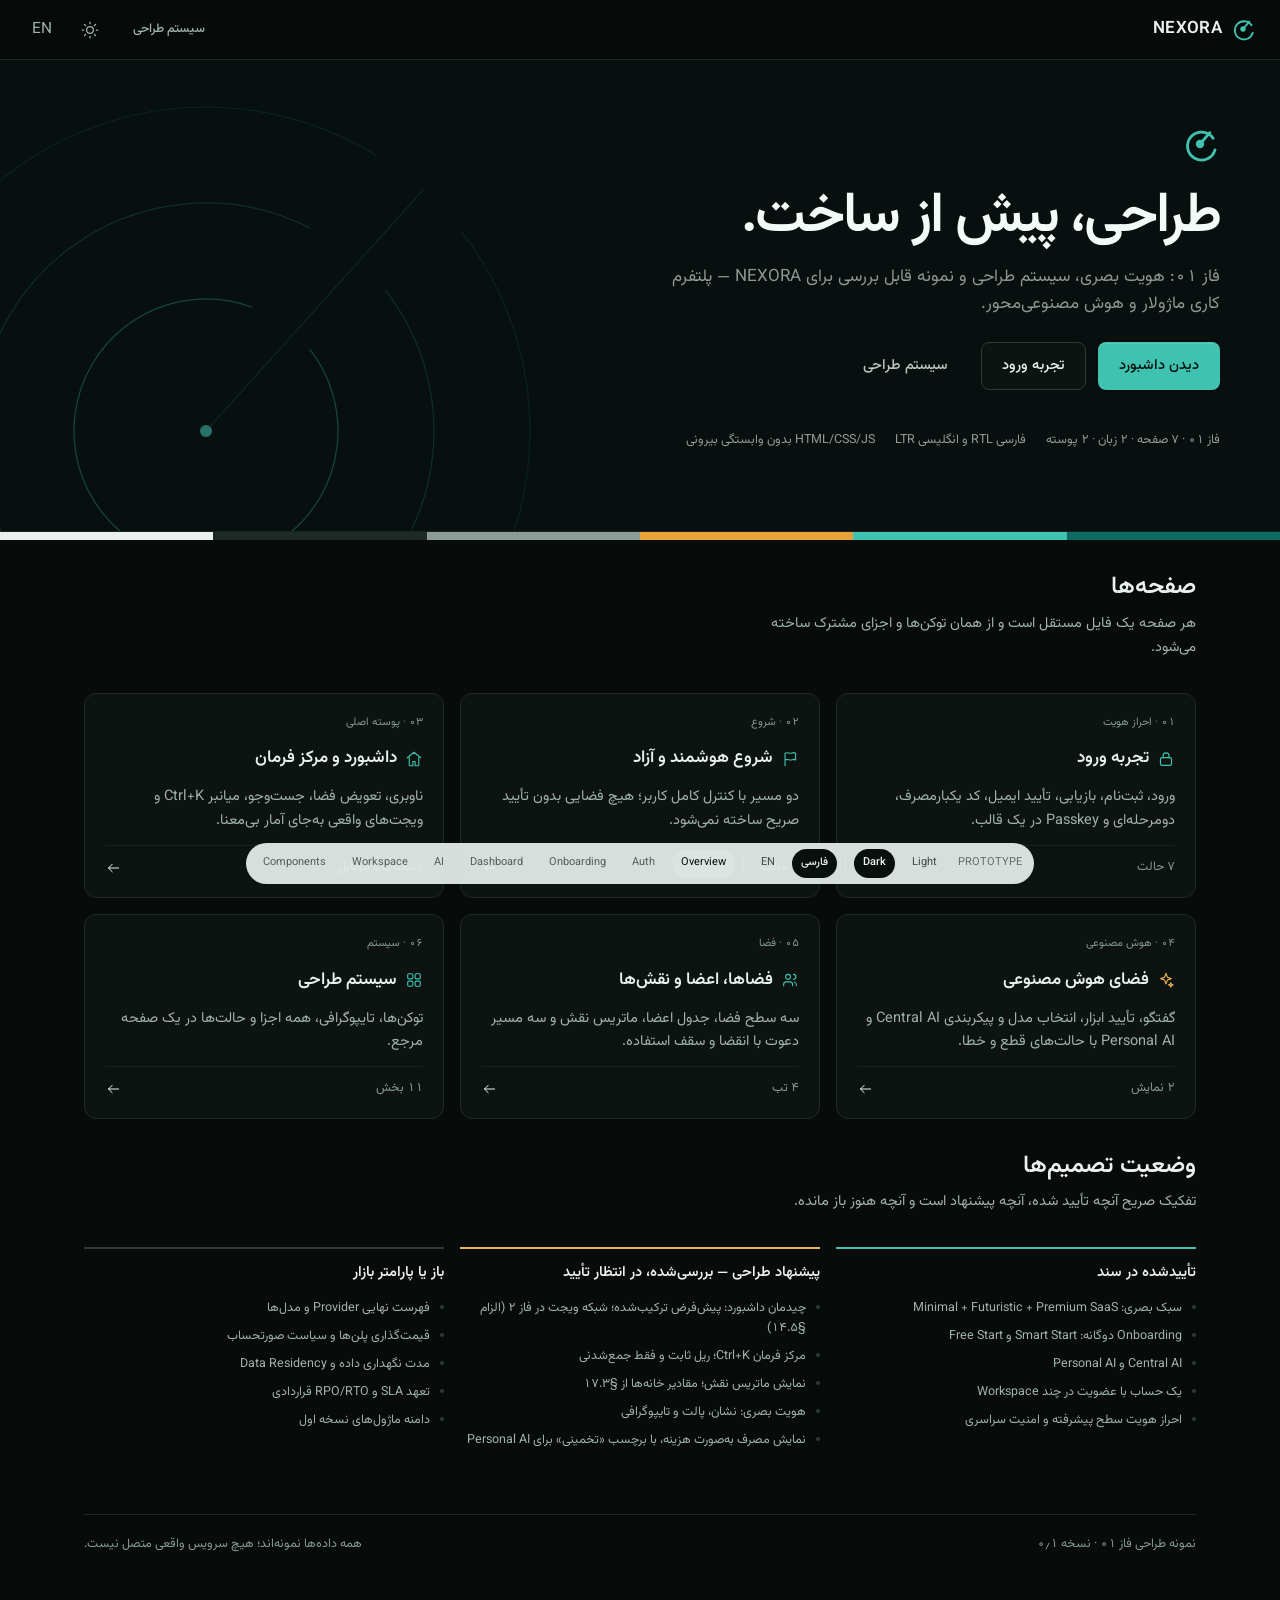
<file: design-preview/index.html>
<!doctype html>
<html lang="fa" dir="rtl" data-theme="dark">
<head>
  <meta charset="utf-8" />
  <meta name="viewport" content="width=device-width, initial-scale=1" />
  <title>NEXORA · Phase 01 design</title>
  <script>
    (function () {
      var l = localStorage.getItem('nx.lang') || 'fa';
      var t = localStorage.getItem('nx.theme') || 'dark';
      document.documentElement.lang = l;
      document.documentElement.dir = l === 'fa' ? 'rtl' : 'ltr';
      document.documentElement.setAttribute('data-theme', t);
    })();
  </script>
  <link rel="stylesheet" href="assets/tokens.css" />
  <link rel="stylesheet" href="assets/base.css" />
  <link rel="stylesheet" href="assets/components.css" />
  <link rel="stylesheet" href="assets/layouts.css" />
</head>
<body>
  <a class="skip-link" href="#home-main" data-t="a11y.skip"></a>

  <header class="topbar" style="padding-inline:var(--nx-space-6)">
    <a class="brand" href="index.html" aria-label="NEXORA">
      <span class="brand__mark" id="brand-mark"></span>
      <span class="brand__word">NEXORA</span>
    </a>
    <div class="spacer"></div>
    <a class="btn btn--ghost btn--sm" href="components/components.html" data-t="home.nav.ds"></a>
    <button class="icon-btn" id="theme-btn" aria-label="Theme"></button>
    <button class="icon-btn" id="lang-btn" aria-label="Language"><span id="lang-label">EN</span></button>
  </header>

  <section class="home-hero">
    <svg class="home-hero__rings" viewBox="0 0 600 600" aria-hidden="true">
      <g fill="none" stroke-linecap="round">
        <circle cx="300" cy="300" r="270" stroke="rgba(63,194,176,0.18)" stroke-width="1" stroke-dasharray="1600 96" transform="rotate(-38 300 300)" />
        <circle cx="300" cy="300" r="190" stroke="rgba(63,194,176,0.3)" stroke-width="1" stroke-dasharray="1110 84" transform="rotate(-38 300 300)" />
        <circle cx="300" cy="300" r="110" stroke="rgba(63,194,176,0.55)" stroke-width="1" stroke-dasharray="630 61" transform="rotate(-38 300 300)" />
      </g>
      <path d="M300 300 L481 99" stroke="rgba(63,194,176,0.22)" />
      <circle cx="300" cy="300" r="5" fill="#3fc2b0" />
    </svg>

    <div class="home-hero__inner">
      <div class="home-hero__mark" id="hero-mark"></div>
      <h1 class="home-hero__title" data-t="home.title"></h1>
      <p class="home-hero__sub" data-t="home.sub"></p>
      <div class="home-hero__actions">
        <a class="btn btn--primary btn--lg" href="screens/shell.html" data-t="home.cta.dashboard"></a>
        <a class="btn btn--secondary btn--lg" href="screens/auth.html" data-t="home.cta.auth"></a>
        <a class="btn btn--ghost btn--lg" href="components/components.html" data-t="home.cta.ds"></a>
      </div>
      <div class="home-hero__meta">
        <span data-t="home.meta.phase"></span>
        <span data-t="home.meta.screens"></span>
        <span data-t="home.meta.stack"></span>
      </div>
    </div>
  </section>

  <div class="palette-strip" aria-hidden="true">
    <span style="background:#0b6b62"></span>
    <span style="background:#3fc2b0"></span>
    <span style="background:#e9a13b"></span>
    <span style="background:#8a9c95"></span>
    <span style="background:#1e2a26"></span>
    <span style="background:#e9f0ed"></span>
  </div>

  <main class="content" id="home-main" style="max-width:1160px">
    <div class="page-head">
      <div>
        <h2 class="t-h2 page-head__title" data-t="home.screens.title"></h2>
        <p class="page-head__sub" data-t="home.screens.sub"></p>
      </div>
    </div>

    <div class="home-grid">
      <a class="home-card" href="screens/auth.html">
        <span class="home-card__kicker" data-t="home.card.auth.kicker"></span>
        <span class="home-card__title">
          <svg class="icon icon-18" aria-hidden="true" style="color:var(--nx-primary)"><use href="#i-lock"></use></svg>
          <span data-t="home.card.auth.title"></span>
        </span>
        <span class="home-card__text" data-t="home.card.auth.text"></span>
        <span class="home-card__foot">
          <span class="t-caption" data-t="home.card.auth.meta"></span>
          <svg class="icon icon-16 icon-dir" aria-hidden="true"><use href="#i-arrowRight"></use></svg>
        </span>
      </a>

      <a class="home-card" href="screens/onboarding.html">
        <span class="home-card__kicker" data-t="home.card.onb.kicker"></span>
        <span class="home-card__title">
          <svg class="icon icon-18" aria-hidden="true" style="color:var(--nx-primary)"><use href="#i-flag"></use></svg>
          <span data-t="home.card.onb.title"></span>
        </span>
        <span class="home-card__text" data-t="home.card.onb.text"></span>
        <span class="home-card__foot">
          <span class="t-caption" data-t="home.card.onb.meta"></span>
          <svg class="icon icon-16 icon-dir" aria-hidden="true"><use href="#i-arrowRight"></use></svg>
        </span>
      </a>

      <a class="home-card" href="screens/shell.html">
        <span class="home-card__kicker" data-t="home.card.dash.kicker"></span>
        <span class="home-card__title">
          <svg class="icon icon-18" aria-hidden="true" style="color:var(--nx-primary)"><use href="#i-home"></use></svg>
          <span data-t="home.card.dash.title"></span>
        </span>
        <span class="home-card__text" data-t="home.card.dash.text"></span>
        <span class="home-card__foot">
          <span class="t-caption" data-t="home.card.dash.meta"></span>
          <svg class="icon icon-16 icon-dir" aria-hidden="true"><use href="#i-arrowRight"></use></svg>
        </span>
      </a>

      <a class="home-card" href="screens/ai.html">
        <span class="home-card__kicker" data-t="home.card.ai.kicker"></span>
        <span class="home-card__title">
          <svg class="icon icon-18" aria-hidden="true" style="color:var(--nx-signal)"><use href="#i-sparkle"></use></svg>
          <span data-t="home.card.ai.title"></span>
        </span>
        <span class="home-card__text" data-t="home.card.ai.text"></span>
        <span class="home-card__foot">
          <span class="t-caption" data-t="home.card.ai.meta"></span>
          <svg class="icon icon-16 icon-dir" aria-hidden="true"><use href="#i-arrowRight"></use></svg>
        </span>
      </a>

      <a class="home-card" href="screens/workspace.html">
        <span class="home-card__kicker" data-t="home.card.ws.kicker"></span>
        <span class="home-card__title">
          <svg class="icon icon-18" aria-hidden="true" style="color:var(--nx-primary)"><use href="#i-users"></use></svg>
          <span data-t="home.card.ws.title"></span>
        </span>
        <span class="home-card__text" data-t="home.card.ws.text"></span>
        <span class="home-card__foot">
          <span class="t-caption" data-t="home.card.ws.meta"></span>
          <svg class="icon icon-16 icon-dir" aria-hidden="true"><use href="#i-arrowRight"></use></svg>
        </span>
      </a>

      <a class="home-card" href="components/components.html">
        <span class="home-card__kicker" data-t="home.card.ds.kicker"></span>
        <span class="home-card__title">
          <svg class="icon icon-18" aria-hidden="true" style="color:var(--nx-primary)"><use href="#i-grid"></use></svg>
          <span data-t="home.card.ds.title"></span>
        </span>
        <span class="home-card__text" data-t="home.card.ds.text"></span>
        <span class="home-card__foot">
          <span class="t-caption" data-t="home.card.ds.meta"></span>
          <svg class="icon icon-16 icon-dir" aria-hidden="true"><use href="#i-arrowRight"></use></svg>
        </span>
      </a>
    </div>

    <section class="section-gap">
      <div class="page-head">
        <div>
          <h2 class="t-h2 page-head__title" data-t="home.status.title"></h2>
          <p class="page-head__sub" data-t="home.status.sub"></p>
        </div>
      </div>

      <div class="status-cols">
        <div class="status-col" data-kind="approved">
          <h3 data-t="home.status.approved"></h3>
          <ul>
            <li data-t="home.status.a1"></li>
            <li data-t="home.status.a2"></li>
            <li data-t="home.status.a3"></li>
            <li data-t="home.status.a4"></li>
            <li data-t="home.status.a5"></li>
          </ul>
        </div>
        <div class="status-col" data-kind="proposal">
          <h3 data-t="home.status.proposal"></h3>
          <ul>
            <li data-t="home.status.p1"></li>
            <li data-t="home.status.p2"></li>
            <li data-t="home.status.p3"></li>
            <li data-t="home.status.p4"></li>
            <li data-t="home.status.p5"></li>
          </ul>
        </div>
        <div class="status-col" data-kind="open">
          <h3 data-t="home.status.open"></h3>
          <ul>
            <li data-t="home.status.o1"></li>
            <li data-t="home.status.o2"></li>
            <li data-t="home.status.o3"></li>
            <li data-t="home.status.o4"></li>
            <li data-t="home.status.o5"></li>
          </ul>
        </div>
      </div>
    </section>

    <footer style="margin-block-start:var(--nx-space-10);padding-block-start:var(--nx-space-5);border-block-start:1px solid var(--nx-border);display:flex;justify-content:space-between;gap:16px;flex-wrap:wrap">
      <span class="t-caption" data-t="footer.rights"></span>
      <span class="t-caption" data-t="home.footer.note"></span>
    </footer>
  </main>

  <div id="devbar-slot"></div>

  <script src="assets/icons.js"></script>
  <script src="assets/i18n.js"></script>
  <script src="assets/lang/common.js"></script>
  <script src="assets/lang/index.js"></script>
  <script src="assets/chrome.js"></script>
  <script>
    document.getElementById('brand-mark').innerHTML = NX.mark(26);
    document.getElementById('hero-mark').innerHTML = NX.mark(40);
    document.getElementById('devbar-slot').outerHTML = NX.devbar(NX.screens, 'index');
  </script>
  <script src="assets/app.js"></script>
</body>
</html>
</file>
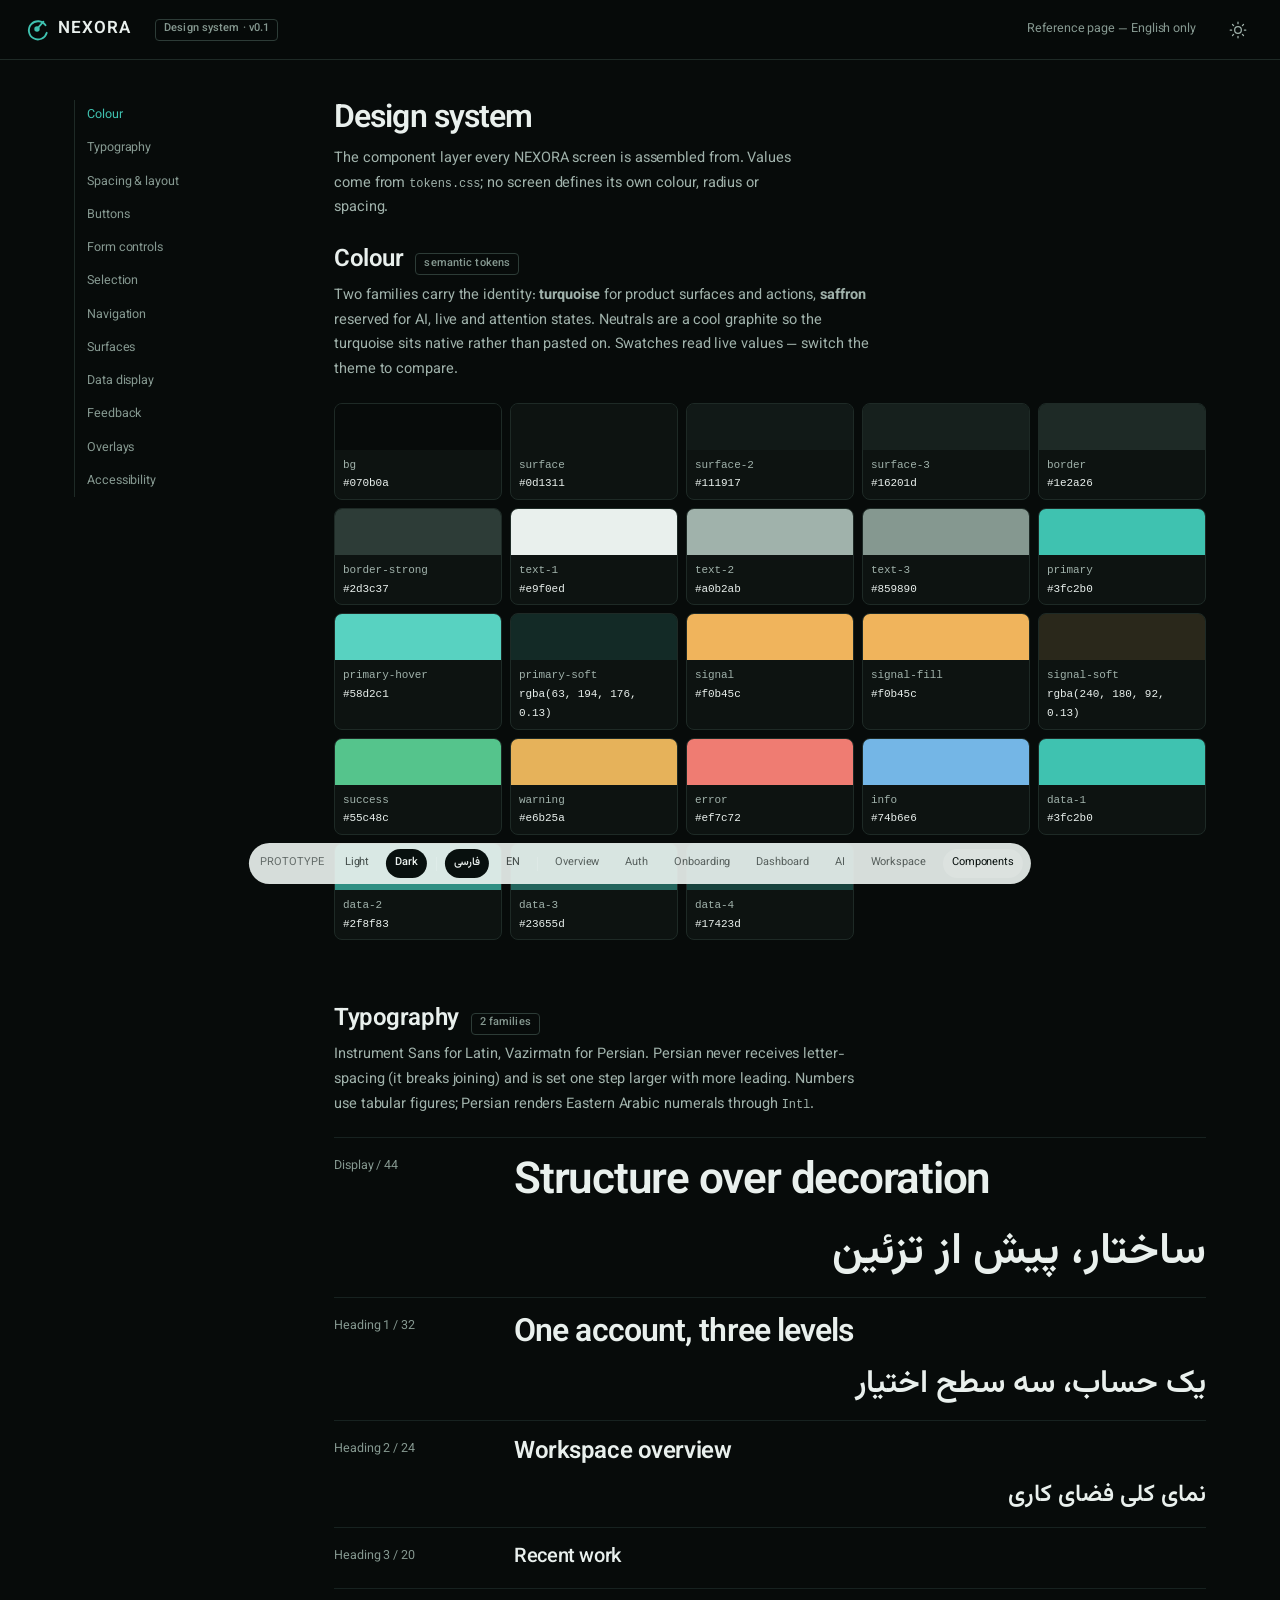
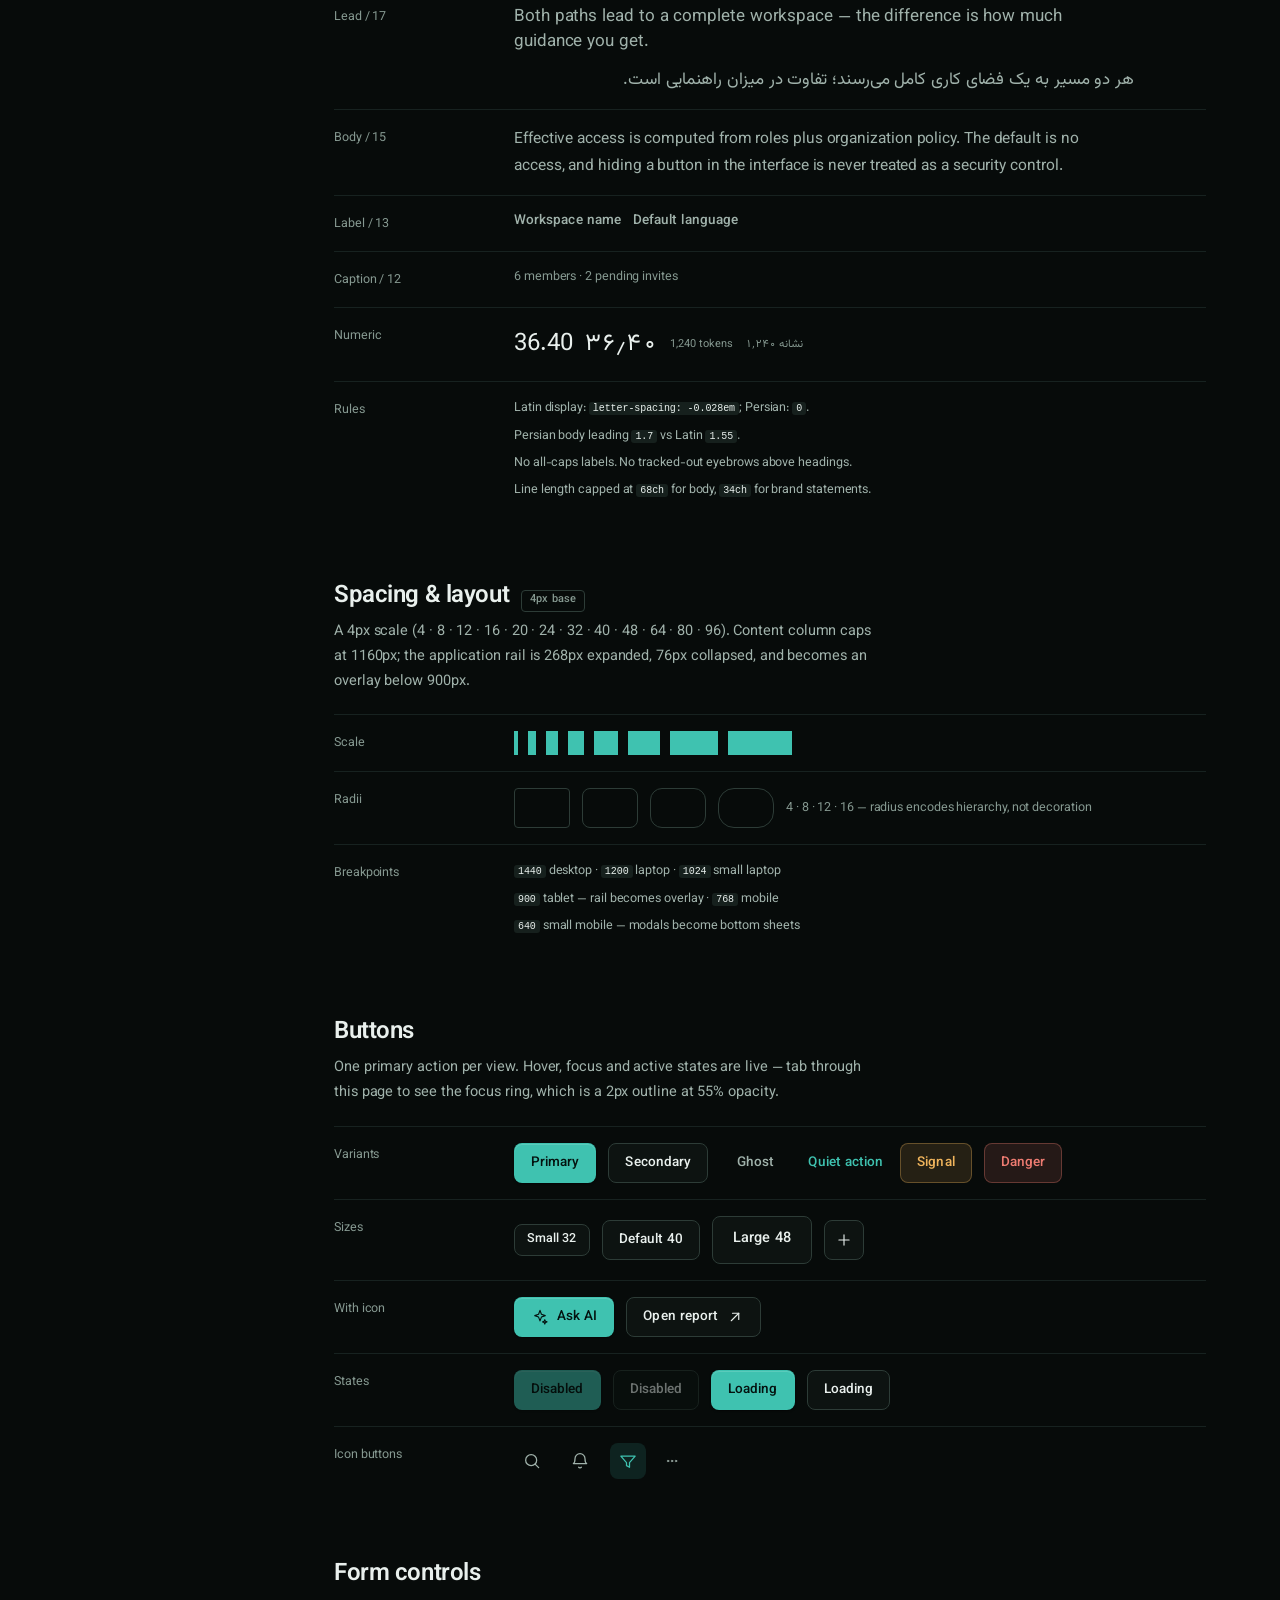
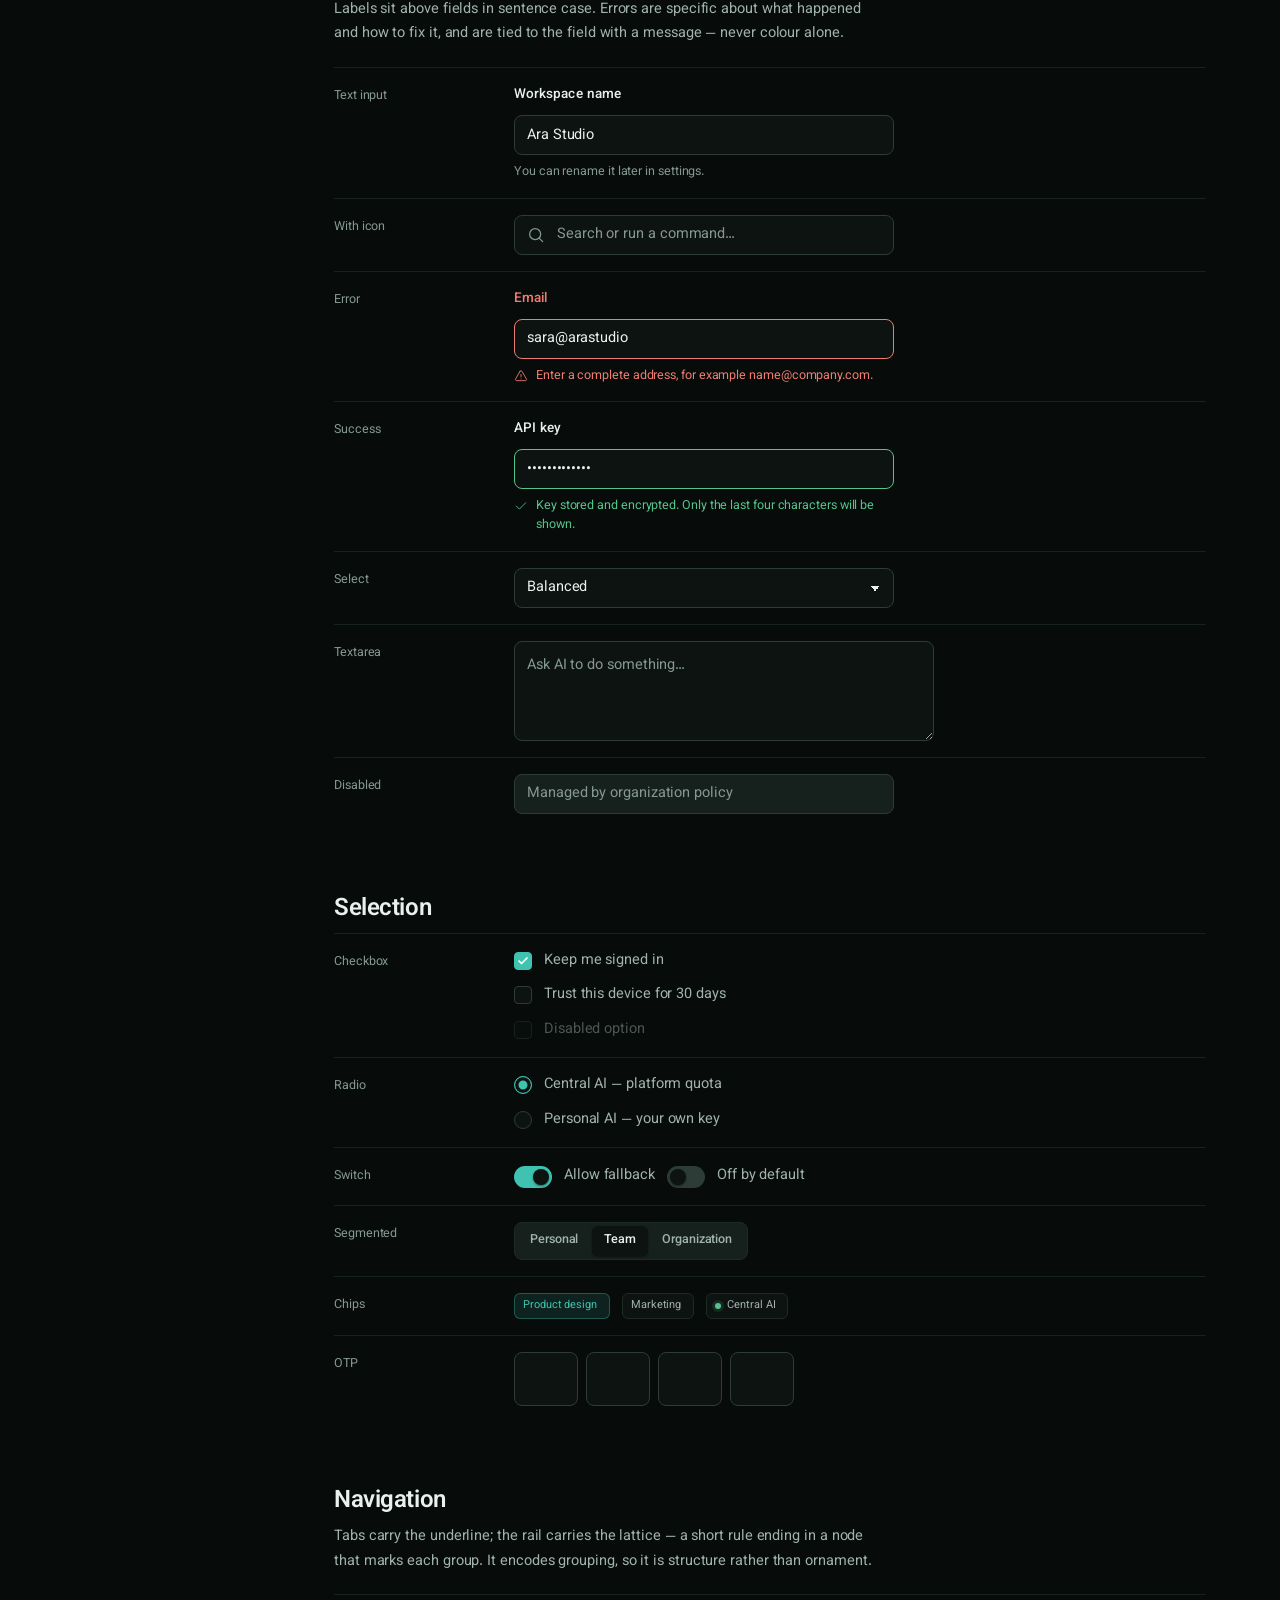
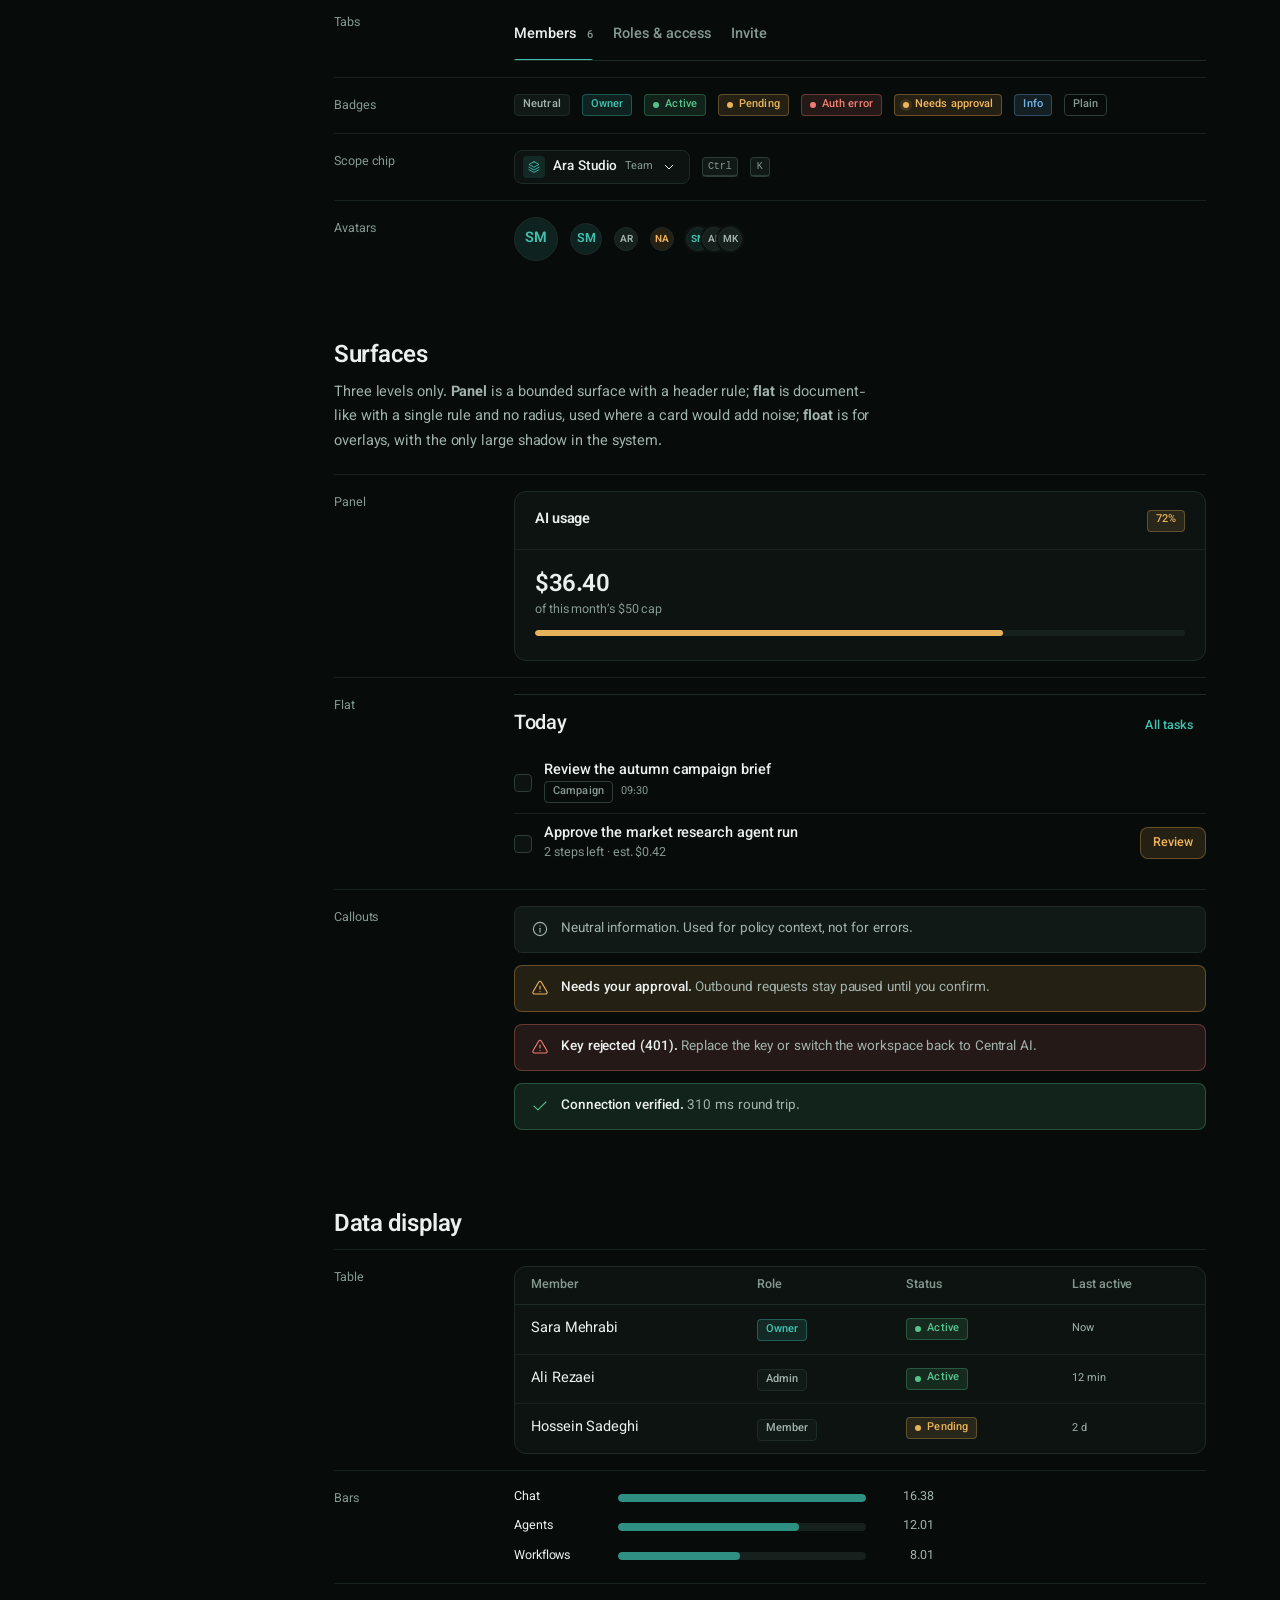
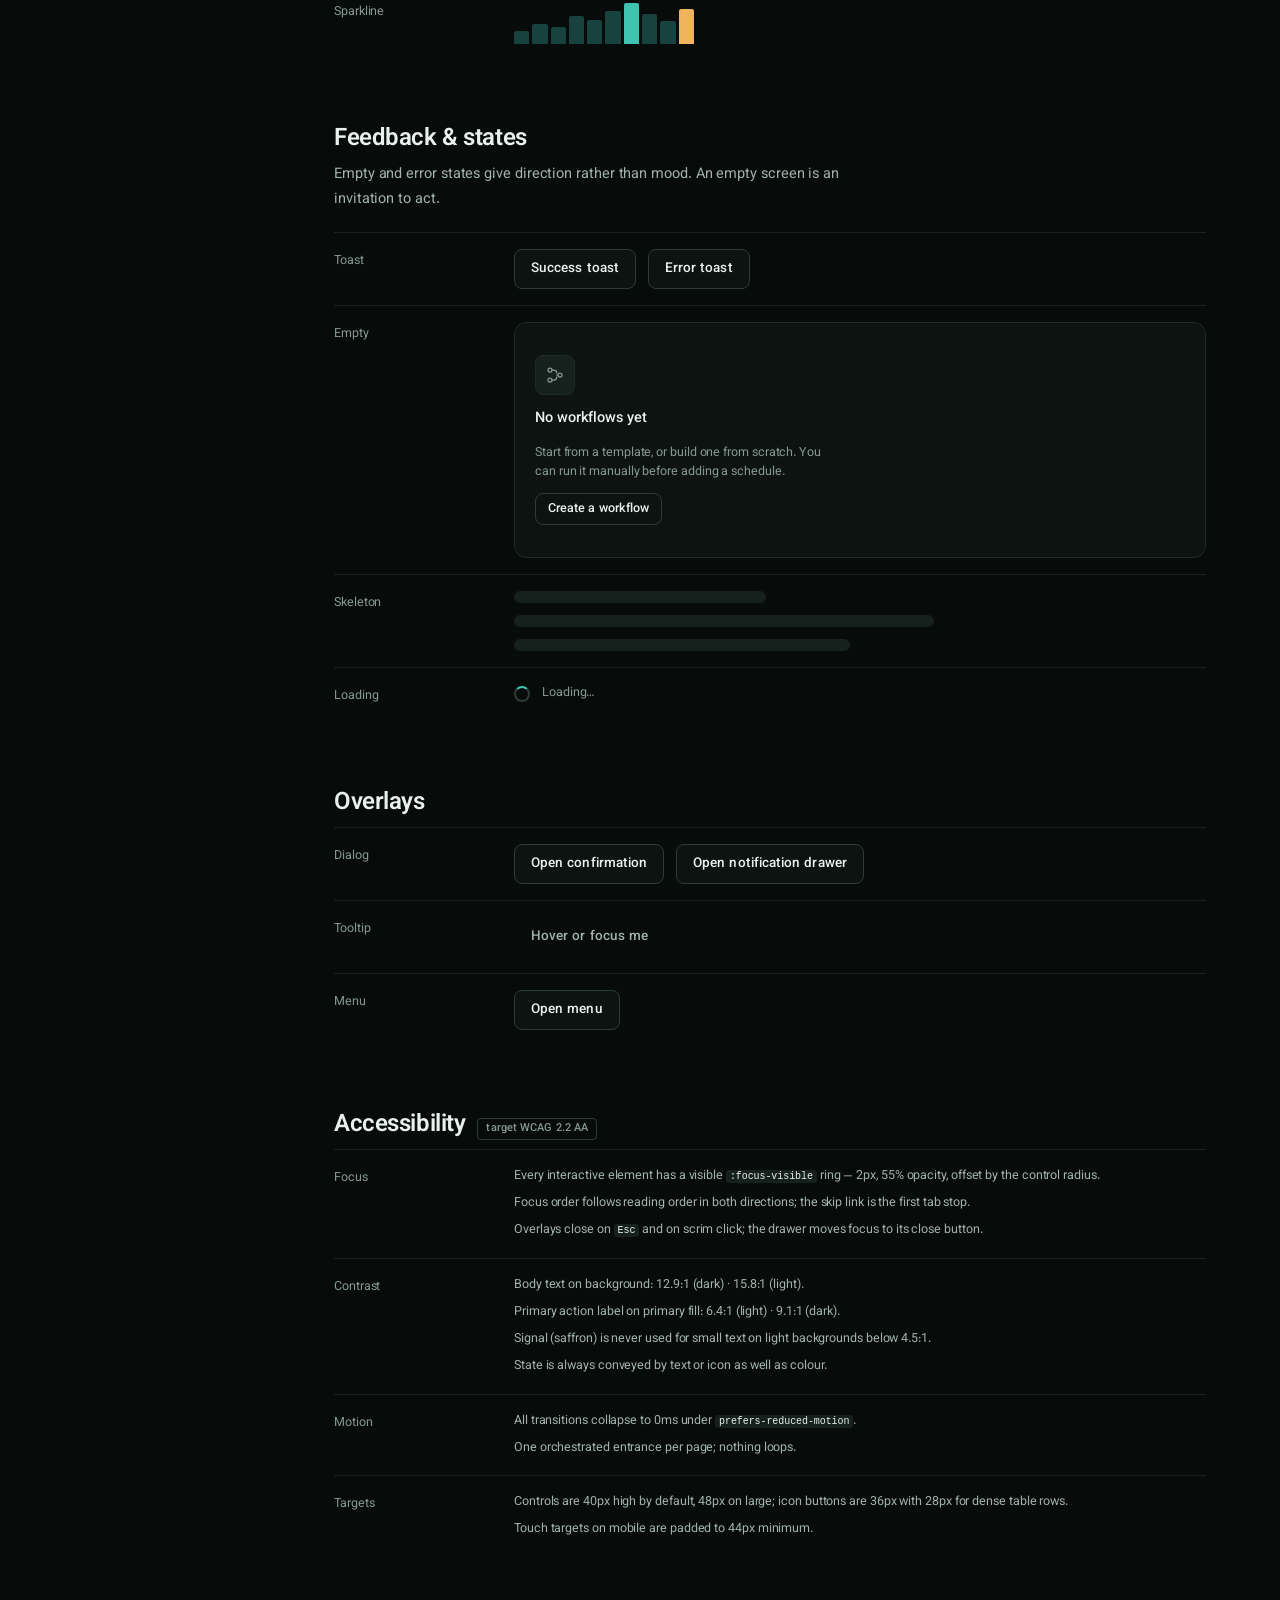
<file: design-preview/components/components.html>
<!doctype html>
<html lang="en" dir="ltr" data-dir-lock="ltr" data-theme="dark">
<head>
  <meta charset="utf-8" />
  <meta name="viewport" content="width=device-width, initial-scale=1" />
  <title>NEXORA · Design system</title>
  <script>
    (function () {
      var t = localStorage.getItem('nx.theme') || 'dark';
      document.documentElement.setAttribute('data-theme', t);
    })();
  </script>
  <link rel="stylesheet" href="../assets/tokens.css" />
  <link rel="stylesheet" href="../assets/base.css" />
  <link rel="stylesheet" href="../assets/components.css" />
  <link rel="stylesheet" href="../assets/layouts.css" />
</head>
<body>
  <a class="skip-link" href="#ds-main">Skip to content</a>

  <header class="topbar" style="padding-inline:var(--nx-space-6)">
    <a class="brand" href="../index.html" aria-label="NEXORA">
      <span class="brand__mark" id="brand-mark"></span>
      <span class="brand__word">NEXORA</span>
    </a>
    <span class="badge badge--plain only-desktop" style="margin-inline-start:var(--nx-space-3)">Design system · v0.1</span>
    <div class="spacer"></div>
    <span class="t-caption only-desktop" style="margin-inline-end:var(--nx-space-3)">Reference page — English only</span>
    <button class="icon-btn" id="theme-btn" aria-label="Theme"></button>
  </header>

  <div class="ds" id="ds-main">
    <nav class="ds__nav" aria-label="Sections">
      <a href="#c-colour" aria-current="true">Colour</a>
      <a href="#c-type">Typography</a>
      <a href="#c-space">Spacing &amp; layout</a>
      <a href="#c-buttons">Buttons</a>
      <a href="#c-forms">Form controls</a>
      <a href="#c-select">Selection</a>
      <a href="#c-nav">Navigation</a>
      <a href="#c-surface">Surfaces</a>
      <a href="#c-data">Data display</a>
      <a href="#c-feedback">Feedback</a>
      <a href="#c-overlay">Overlays</a>
      <a href="#c-a11y">Accessibility</a>
    </nav>

    <main>
      <div class="page-head" style="margin-block-end:var(--nx-space-6)">
        <div>
          <h1 class="t-h1 page-head__title">Design system</h1>
          <p class="page-head__sub">The component layer every NEXORA screen is assembled from. Values come from
            <code style="font-family:var(--nx-font-mono);font-size:12px">tokens.css</code>; no screen defines its own colour,
            radius or spacing.</p>
        </div>
      </div>

      <!-- Colour -->
      <section class="ds__section" id="c-colour">
        <div class="ds__title"><h2 class="t-h2">Colour</h2><span class="badge badge--plain">semantic tokens</span></div>
        <p class="ds__note">Two families carry the identity: <strong>turquoise</strong> for product surfaces and actions,
          <strong>saffron</strong> reserved for AI, live and attention states. Neutrals are a cool graphite so the
          turquoise sits native rather than pasted on. Swatches read live values — switch the theme to compare.</p>
        <div class="swatches" id="swatches"></div>
      </section>

      <!-- Typography -->
      <section class="ds__section" id="c-type">
        <div class="ds__title"><h2 class="t-h2">Typography</h2><span class="badge badge--plain">2 families</span></div>
        <p class="ds__note">Instrument Sans for Latin, Vazirmatn for Persian. Persian never receives letter-spacing
          (it breaks joining) and is set one step larger with more leading. Numbers use tabular figures; Persian
          renders Eastern Arabic numerals through <code style="font-family:var(--nx-font-mono);font-size:12px">Intl</code>.</p>

        <div class="ds-row">
          <div class="ds-row__label">Display / 44</div>
          <div class="ds-row__body ds-row__body--col">
            <div class="t-display">Structure over decoration</div>
            <div class="t-display" lang="fa" dir="rtl" style="font-family:var(--nx-font-fa)">ساختار، پیش از تزئین</div>
          </div>
        </div>
        <div class="ds-row">
          <div class="ds-row__label">Heading 1 / 32</div>
          <div class="ds-row__body ds-row__body--col">
            <div class="t-h1">One account, three levels</div>
            <div class="t-h1" lang="fa" dir="rtl" style="font-family:var(--nx-font-fa)">یک حساب، سه سطح اختیار</div>
          </div>
        </div>
        <div class="ds-row">
          <div class="ds-row__label">Heading 2 / 24</div>
          <div class="ds-row__body ds-row__body--col">
            <div class="t-h2">Workspace overview</div>
            <div class="t-h2" lang="fa" dir="rtl" style="font-family:var(--nx-font-fa)">نمای کلی فضای کاری</div>
          </div>
        </div>
        <div class="ds-row">
          <div class="ds-row__label">Heading 3 / 20</div>
          <div class="ds-row__body"><div class="t-h3">Recent work</div></div>
        </div>
        <div class="ds-row">
          <div class="ds-row__label">Lead / 17</div>
          <div class="ds-row__body ds-row__body--col">
            <p class="t-lead">Both paths lead to a complete workspace — the difference is how much guidance you get.</p>
            <p class="t-lead" lang="fa" dir="rtl" style="font-family:var(--nx-font-fa)">هر دو مسیر به یک فضای کاری کامل می‌رسند؛ تفاوت در میزان راهنمایی است.</p>
          </div>
        </div>
        <div class="ds-row">
          <div class="ds-row__label">Body / 15</div>
          <div class="ds-row__body ds-row__body--col">
            <p class="t-body">Effective access is computed from roles plus organization policy. The default is no access,
              and hiding a button in the interface is never treated as a security control.</p>
          </div>
        </div>
        <div class="ds-row">
          <div class="ds-row__label">Label / 13</div>
          <div class="ds-row__body"><span class="t-label">Workspace name</span><span class="t-label">Default language</span></div>
        </div>
        <div class="ds-row">
          <div class="ds-row__label">Caption / 12</div>
          <div class="ds-row__body"><span class="t-caption">6 members · 2 pending invites</span></div>
        </div>
        <div class="ds-row">
          <div class="ds-row__label">Numeric</div>
          <div class="ds-row__body">
            <span class="t-num" style="font-size:24px">36.40</span>
            <span class="t-num" style="font-size:24px" lang="fa">۳۶٫۴۰</span>
            <span class="t-meta">1,240 tokens</span>
            <span class="t-meta" lang="fa">۱٬۲۴۰ نشانه</span>
          </div>
        </div>
        <div class="ds-row">
          <div class="ds-row__label">Rules</div>
          <div class="ds-row__body ds-row__body--col">
            <ul class="spec-list">
              <li>Latin display: <code>letter-spacing: -0.028em</code>; Persian: <code>0</code>.</li>
              <li>Persian body leading <code>1.7</code> vs Latin <code>1.55</code>.</li>
              <li>No all-caps labels. No tracked-out eyebrows above headings.</li>
              <li>Line length capped at <code>68ch</code> for body, <code>34ch</code> for brand statements.</li>
            </ul>
          </div>
        </div>
      </section>

      <!-- Spacing -->
      <section class="ds__section" id="c-space">
        <div class="ds__title"><h2 class="t-h2">Spacing &amp; layout</h2><span class="badge badge--plain">4px base</span></div>
        <p class="ds__note">A 4px scale (4 · 8 · 12 · 16 · 20 · 24 · 32 · 40 · 48 · 64 · 80 · 96). Content column
          caps at 1160px; the application rail is 268px expanded, 76px collapsed, and becomes an overlay below 900px.</p>
        <div class="ds-row">
          <div class="ds-row__label">Scale</div>
          <div class="ds-row__body" style="gap:10px">
            <span style="width:4px;height:24px;background:var(--nx-primary);display:block"></span>
            <span style="width:8px;height:24px;background:var(--nx-primary);display:block"></span>
            <span style="width:12px;height:24px;background:var(--nx-primary);display:block"></span>
            <span style="width:16px;height:24px;background:var(--nx-primary);display:block"></span>
            <span style="width:24px;height:24px;background:var(--nx-primary);display:block"></span>
            <span style="width:32px;height:24px;background:var(--nx-primary);display:block"></span>
            <span style="width:48px;height:24px;background:var(--nx-primary);display:block"></span>
            <span style="width:64px;height:24px;background:var(--nx-primary);display:block"></span>
          </div>
        </div>
        <div class="ds-row">
          <div class="ds-row__label">Radii</div>
          <div class="ds-row__body">
            <span style="width:56px;height:40px;border:1px solid var(--nx-border-strong);border-radius:4px;display:block"></span>
            <span style="width:56px;height:40px;border:1px solid var(--nx-border-strong);border-radius:8px;display:block"></span>
            <span style="width:56px;height:40px;border:1px solid var(--nx-border-strong);border-radius:12px;display:block"></span>
            <span style="width:56px;height:40px;border:1px solid var(--nx-border-strong);border-radius:16px;display:block"></span>
            <span class="t-caption">4 · 8 · 12 · 16 — radius encodes hierarchy, not decoration</span>
          </div>
        </div>
        <div class="ds-row">
          <div class="ds-row__label">Breakpoints</div>
          <div class="ds-row__body"><ul class="spec-list">
            <li><code>1440</code> desktop · <code>1200</code> laptop · <code>1024</code> small laptop</li>
            <li><code>900</code> tablet — rail becomes overlay · <code>768</code> mobile</li>
            <li><code>640</code> small mobile — modals become bottom sheets</li>
          </ul></div>
        </div>
      </section>

      <!-- Buttons -->
      <section class="ds__section" id="c-buttons">
        <div class="ds__title"><h2 class="t-h2">Buttons</h2></div>
        <p class="ds__note">One primary action per view. Hover, focus and active states are live — tab through this page
          to see the focus ring, which is a 2px outline at 55% opacity.</p>

        <div class="ds-row">
          <div class="ds-row__label">Variants</div>
          <div class="ds-row__body">
            <button class="btn btn--primary">Primary</button>
            <button class="btn btn--secondary">Secondary</button>
            <button class="btn btn--ghost">Ghost</button>
            <button class="btn btn--quiet">Quiet action</button>
            <button class="btn btn--signal">Signal</button>
            <button class="btn btn--danger">Danger</button>
          </div>
        </div>
        <div class="ds-row">
          <div class="ds-row__label">Sizes</div>
          <div class="ds-row__body">
            <button class="btn btn--secondary btn--sm">Small 32</button>
            <button class="btn btn--secondary">Default 40</button>
            <button class="btn btn--secondary btn--lg">Large 48</button>
            <button class="btn btn--secondary btn--icon" aria-label="Icon only">
              <svg class="icon" aria-hidden="true"><use href="#i-plus"></use></svg>
            </button>
          </div>
        </div>
        <div class="ds-row">
          <div class="ds-row__label">With icon</div>
          <div class="ds-row__body">
            <button class="btn btn--primary">
              <svg class="icon" aria-hidden="true"><use href="#i-sparkle"></use></svg>
              <span>Ask AI</span>
            </button>
            <button class="btn btn--secondary">
              <span>Open report</span>
              <svg class="icon" aria-hidden="true"><use href="#i-arrowUpRight"></use></svg>
            </button>
          </div>
        </div>
        <div class="ds-row">
          <div class="ds-row__label">States</div>
          <div class="ds-row__body">
            <button class="btn btn--primary" disabled>Disabled</button>
            <button class="btn btn--secondary" disabled>Disabled</button>
            <button class="btn btn--primary" data-demo-loading>Loading</button>
            <button class="btn btn--secondary" data-demo-loading>Loading</button>
          </div>
        </div>
        <div class="ds-row">
          <div class="ds-row__label">Icon buttons</div>
          <div class="ds-row__body">
            <button class="icon-btn" aria-label="Search"><svg class="icon" aria-hidden="true"><use href="#i-search"></use></svg></button>
            <button class="icon-btn" aria-label="Notifications"><svg class="icon" aria-hidden="true"><use href="#i-bell"></use></svg></button>
            <button class="icon-btn" aria-pressed="true" aria-label="Active toggle"><svg class="icon" aria-hidden="true"><use href="#i-filter"></use></svg></button>
            <button class="icon-btn icon-btn--sm" aria-label="More"><svg class="icon" aria-hidden="true"><use href="#i-more"></use></svg></button>
          </div>
        </div>
      </section>

      <!-- Forms -->
      <section class="ds__section" id="c-forms">
        <div class="ds__title"><h2 class="t-h2">Form controls</h2></div>
        <p class="ds__note">Labels sit above fields in sentence case. Errors are specific about what happened and how to fix
          it, and are tied to the field with a message — never colour alone.</p>

        <div class="ds-row">
          <div class="ds-row__label">Text input</div>
          <div class="ds-row__body ds-row__body--col" style="max-width:380px">
            <div class="field">
              <label class="field__label" for="f1">Workspace name</label>
              <input class="input" id="f1" type="text" value="Ara Studio" />
              <p class="field__hint">You can rename it later in settings.</p>
            </div>
          </div>
        </div>
        <div class="ds-row">
          <div class="ds-row__label">With icon</div>
          <div class="ds-row__body ds-row__body--col" style="max-width:380px">
            <div class="input-wrap">
              <svg class="icon" aria-hidden="true"><use href="#i-search"></use></svg>
              <input class="input" type="search" placeholder="Search or run a command…" aria-label="Search" />
            </div>
          </div>
        </div>
        <div class="ds-row">
          <div class="ds-row__label">Error</div>
          <div class="ds-row__body ds-row__body--col" style="max-width:380px">
            <div class="field field--error">
              <label class="field__label" for="f2">Email</label>
              <input class="input" id="f2" type="email" value="sara@arastudio" aria-invalid="true" />
              <p class="field__msg"><svg class="icon" aria-hidden="true"><use href="#i-alert"></use></svg>
                <span>Enter a complete address, for example name@company.com.</span></p>
            </div>
          </div>
        </div>
        <div class="ds-row">
          <div class="ds-row__label">Success</div>
          <div class="ds-row__body ds-row__body--col" style="max-width:380px">
            <div class="field field--success">
              <label class="field__label" for="f3">API key</label>
              <input class="input" id="f3" type="password" value="sk-1234567890" />
              <p class="field__msg"><svg class="icon" aria-hidden="true"><use href="#i-check"></use></svg>
                <span>Key stored and encrypted. Only the last four characters will be shown.</span></p>
            </div>
          </div>
        </div>
        <div class="ds-row">
          <div class="ds-row__label">Select</div>
          <div class="ds-row__body" style="max-width:380px;width:100%">
            <select class="select" aria-label="Model">
              <option>Fast</option>
              <option selected>Balanced</option>
              <option>Deep</option>
            </select>
          </div>
        </div>
        <div class="ds-row">
          <div class="ds-row__label">Textarea</div>
          <div class="ds-row__body" style="max-width:420px;width:100%">
            <textarea class="textarea" rows="3" placeholder="Ask AI to do something…" aria-label="Prompt"></textarea>
          </div>
        </div>
        <div class="ds-row">
          <div class="ds-row__label">Disabled</div>
          <div class="ds-row__body" style="max-width:380px;width:100%">
            <input class="input" type="text" value="Managed by organization policy" aria-label="Managed by organization policy" disabled />
          </div>
        </div>
      </section>

      <!-- Selection -->
      <section class="ds__section" id="c-select">
        <div class="ds__title"><h2 class="t-h2">Selection</h2></div>
        <div class="ds-row">
          <div class="ds-row__label">Checkbox</div>
          <div class="ds-row__body ds-row__body--col">
            <label class="check"><input type="checkbox" checked /><span>Keep me signed in</span></label>
            <label class="check"><input type="checkbox" /><span>Trust this device for 30 days</span></label>
            <label class="check" style="opacity:.45"><input type="checkbox" disabled /><span>Disabled option</span></label>
          </div>
        </div>
        <div class="ds-row">
          <div class="ds-row__label">Radio</div>
          <div class="ds-row__body ds-row__body--col">
            <label class="check"><input type="radio" name="r1" checked /><span>Central AI — platform quota</span></label>
            <label class="check"><input type="radio" name="r1" /><span>Personal AI — your own key</span></label>
          </div>
        </div>
        <div class="ds-row">
          <div class="ds-row__label">Switch</div>
          <div class="ds-row__body">
            <label class="switch"><input type="checkbox" checked /><span>Allow fallback</span></label>
            <label class="switch"><input type="checkbox" /><span>Off by default</span></label>
          </div>
        </div>
        <div class="ds-row">
          <div class="ds-row__label">Segmented</div>
          <div class="ds-row__body">
            <div class="segmented" role="group" aria-label="Type">
              <button aria-selected="false">Personal</button>
              <button aria-selected="true">Team</button>
              <button aria-selected="false">Organization</button>
            </div>
          </div>
        </div>
        <div class="ds-row">
          <div class="ds-row__label">Chips</div>
          <div class="ds-row__body">
            <button class="chip chip--action" aria-pressed="true">Product design</button>
            <button class="chip chip--action" aria-pressed="false">Marketing</button>
            <span class="chip"><span class="dot dot--live"></span>Central AI</span>
          </div>
        </div>
        <div class="ds-row">
          <div class="ds-row__label">OTP</div>
          <div class="ds-row__body">
            <div class="otp" data-otp style="width:280px">
              <input inputmode="numeric" maxlength="1" aria-label="Digit 1" />
              <input inputmode="numeric" maxlength="1" aria-label="Digit 2" />
              <input inputmode="numeric" maxlength="1" aria-label="Digit 3" />
              <input inputmode="numeric" maxlength="1" aria-label="Digit 4" />
            </div>
          </div>
        </div>
      </section>

      <!-- Navigation -->
      <section class="ds__section" id="c-nav">
        <div class="ds__title"><h2 class="t-h2">Navigation</h2></div>
        <p class="ds__note">Tabs carry the underline; the rail carries the lattice — a short rule ending in a node that
          marks each group. It encodes grouping, so it is structure rather than ornament.</p>
        <div class="ds-row">
          <div class="ds-row__label">Tabs</div>
          <div class="ds-row__body" style="width:100%">
            <div class="tabs" data-tabs="demo" style="width:100%">
              <button class="tab" role="tab" data-tab="a" aria-selected="true">Members <span class="tab__count">6</span></button>
              <button class="tab" role="tab" data-tab="b" aria-selected="false">Roles &amp; access</button>
              <button class="tab" role="tab" data-tab="c" aria-selected="false">Invite</button>
            </div>
          </div>
        </div>
        <div class="ds-row">
          <div class="ds-row__label">Badges</div>
          <div class="ds-row__body">
            <span class="badge">Neutral</span>
            <span class="badge badge--primary">Owner</span>
            <span class="badge badge--ok"><span class="dot"></span>Active</span>
            <span class="badge badge--warn"><span class="dot"></span>Pending</span>
            <span class="badge badge--err"><span class="dot"></span>Auth error</span>
            <span class="badge badge--signal"><span class="dot dot--signal"></span>Needs approval</span>
            <span class="badge badge--info">Info</span>
            <span class="badge badge--plain">Plain</span>
          </div>
        </div>
        <div class="ds-row">
          <div class="ds-row__label">Scope chip</div>
          <div class="ds-row__body">
            <button class="scope">
              <span class="scope__mark"><svg class="icon icon-16" aria-hidden="true"><use href="#i-layers"></use></svg></span>
              <span class="scope__name">Ara Studio</span>
              <span class="scope__level">Team</span>
              <svg class="icon icon-16" aria-hidden="true"><use href="#i-chevronDown"></use></svg>
            </button>
            <span class="kbd">Ctrl</span><span class="kbd">K</span>
          </div>
        </div>
        <div class="ds-row">
          <div class="ds-row__label">Avatars</div>
          <div class="ds-row__body">
            <span class="avatar avatar--lg">SM</span>
            <span class="avatar">SM</span>
            <span class="avatar avatar--sm avatar--neutral">AR</span>
            <span class="avatar avatar--sm avatar--signal">NA</span>
            <span class="avatar-stack">
              <span class="avatar avatar--sm">SM</span>
              <span class="avatar avatar--sm avatar--neutral">AR</span>
              <span class="avatar avatar--sm avatar--neutral">MK</span>
            </span>
          </div>
        </div>
      </section>

      <!-- Surfaces -->
      <section class="ds__section" id="c-surface">
        <div class="ds__title"><h2 class="t-h2">Surfaces</h2></div>
        <p class="ds__note">Three levels only. <strong>Panel</strong> is a bounded surface with a header rule;
          <strong>flat</strong> is document-like with a single rule and no radius, used where a card would add noise;
          <strong>float</strong> is for overlays, with the only large shadow in the system.</p>
        <div class="ds-row">
          <div class="ds-row__label">Panel</div>
          <div class="ds-row__body ds-row__body--col">
            <div class="panel">
              <div class="panel__head">
                <span class="panel__title">AI usage</span>
                <span class="badge badge--warn">72%</span>
              </div>
              <div class="panel__body">
                <div class="t-h2 t-num">$36.40</div>
                <div class="t-caption" style="margin-block-end:10px">of this month’s $50 cap</div>
                <div class="meter"><div class="meter__fill meter__fill--warn" style="width:72%"></div></div>
              </div>
            </div>
          </div>
        </div>
        <div class="ds-row">
          <div class="ds-row__label">Flat</div>
          <div class="ds-row__body ds-row__body--col">
            <div class="flat" style="width:100%">
              <div class="flat__head"><span class="t-h3">Today</span><button class="btn btn--quiet btn--sm">All tasks</button></div>
              <div class="list list--flush">
                <div class="list__row">
                  <label class="check"><input type="checkbox" aria-label="Mark task complete" /></label>
                  <div class="list__main">
                    <div class="list__title">Review the autumn campaign brief</div>
                    <div class="list__sub"><span class="badge badge--plain">Campaign</span><span class="t-meta">09:30</span></div>
                  </div>
                </div>
                <div class="list__row">
                  <label class="check"><input type="checkbox" aria-label="Mark task complete" /></label>
                  <div class="list__main">
                    <div class="list__title">Approve the market research agent run</div>
                    <div class="list__sub">2 steps left · est. $0.42</div>
                  </div>
                  <button class="btn btn--signal btn--sm">Review</button>
                </div>
              </div>
            </div>
          </div>
        </div>
        <div class="ds-row">
          <div class="ds-row__label">Callouts</div>
          <div class="ds-row__body ds-row__body--col">
            <div class="callout">
              <svg class="icon" aria-hidden="true"><use href="#i-info"></use></svg>
              <div>Neutral information. Used for policy context, not for errors.</div>
            </div>
            <div class="callout callout--signal">
              <svg class="icon" aria-hidden="true"><use href="#i-alert"></use></svg>
              <div><span class="callout__title">Needs your approval.</span> Outbound requests stay paused until you confirm.</div>
            </div>
            <div class="callout callout--error">
              <svg class="icon" aria-hidden="true"><use href="#i-alert"></use></svg>
              <div><span class="callout__title">Key rejected (401).</span> Replace the key or switch the workspace back to Central AI.</div>
            </div>
            <div class="callout callout--success">
              <svg class="icon" aria-hidden="true"><use href="#i-check"></use></svg>
              <div><span class="callout__title">Connection verified.</span> 310 ms round trip.</div>
            </div>
          </div>
        </div>
      </section>

      <!-- Data -->
      <section class="ds__section" id="c-data">
        <div class="ds__title"><h2 class="t-h2">Data display</h2></div>
        <div class="ds-row">
          <div class="ds-row__label">Table</div>
          <div class="ds-row__body" style="width:100%">
            <div class="panel" style="width:100%">
              <div class="table-scroll">
              <table class="table">
                <thead><tr><th>Member</th><th>Role</th><th>Status</th><th>Last active</th></tr></thead>
                <tbody>
                  <tr><td>Sara Mehrabi</td><td><span class="badge badge--primary">Owner</span></td>
                    <td><span class="badge badge--ok"><span class="dot"></span>Active</span></td><td class="t-meta">Now</td></tr>
                  <tr><td>Ali Rezaei</td><td><span class="badge">Admin</span></td>
                    <td><span class="badge badge--ok"><span class="dot"></span>Active</span></td><td class="t-meta">12 min</td></tr>
                  <tr><td>Hossein Sadeghi</td><td><span class="badge">Member</span></td>
                    <td><span class="badge badge--warn"><span class="dot"></span>Pending</span></td><td class="t-meta">2 d</td></tr>
                </tbody>
              </table>
              </div>
            </div>
          </div>
        </div>
        <div class="ds-row">
          <div class="ds-row__label">Bars</div>
          <div class="ds-row__body" style="width:100%;max-width:420px">
            <div class="bars" style="width:100%">
              <div class="bars__row"><span>Chat</span><span class="bars__track"><span class="bars__fill" style="width:100%"></span></span><span class="bars__val">16.38</span></div>
              <div class="bars__row"><span>Agents</span><span class="bars__track"><span class="bars__fill" style="width:73%"></span></span><span class="bars__val">12.01</span></div>
              <div class="bars__row"><span>Workflows</span><span class="bars__track"><span class="bars__fill" style="width:49%"></span></span><span class="bars__val">8.01</span></div>
            </div>
          </div>
        </div>
        <div class="ds-row">
          <div class="ds-row__label">Sparkline</div>
          <div class="ds-row__body">
            <div class="spark" style="width:180px">
              <span style="height:30%"></span><span style="height:45%"></span><span style="height:38%"></span>
              <span style="height:62%"></span><span style="height:55%"></span><span style="height:74%"></span>
              <span data-peak="true" style="height:92%"></span><span style="height:68%"></span>
              <span style="height:52%"></span><span data-signal="true" style="height:80%"></span>
            </div>
          </div>
        </div>
      </section>

      <!-- Feedback -->
      <section class="ds__section" id="c-feedback">
        <div class="ds__title"><h2 class="t-h2">Feedback &amp; states</h2></div>
        <p class="ds__note">Empty and error states give direction rather than mood. An empty screen is an invitation to act.</p>
        <div class="ds-row">
          <div class="ds-row__label">Toast</div>
          <div class="ds-row__body">
            <button class="btn btn--secondary" onclick="NX.toast('Changes saved.','ok')">Success toast</button>
            <button class="btn btn--secondary" onclick="NX.toast('Key rejected (401). Replace it to continue.','err')">Error toast</button>
          </div>
        </div>
        <div class="ds-row">
          <div class="ds-row__label">Empty</div>
          <div class="ds-row__body ds-row__body--col">
            <div class="panel" style="width:100%">
              <div class="empty">
                <span class="empty__mark"><svg class="icon" aria-hidden="true"><use href="#i-flow"></use></svg></span>
                <div class="empty__title">No workflows yet</div>
                <p class="t-caption" style="max-width:44ch">Start from a template, or build one from scratch. You can run it
                  manually before adding a schedule.</p>
                <button class="btn btn--secondary btn--sm">Create a workflow</button>
              </div>
            </div>
          </div>
        </div>
        <div class="ds-row">
          <div class="ds-row__label">Skeleton</div>
          <div class="ds-row__body ds-row__body--col" style="width:100%;max-width:420px">
            <div class="skeleton" style="height:12px;width:60%"></div>
            <div class="skeleton" style="height:12px;width:100%"></div>
            <div class="skeleton" style="height:12px;width:80%"></div>
          </div>
        </div>
        <div class="ds-row">
          <div class="ds-row__label">Loading</div>
          <div class="ds-row__body"><span class="spinner"></span><span class="t-caption">Loading…</span></div>
        </div>
      </section>

      <!-- Overlays -->
      <section class="ds__section" id="c-overlay">
        <div class="ds__title"><h2 class="t-h2">Overlays</h2></div>
        <div class="ds-row">
          <div class="ds-row__label">Dialog</div>
          <div class="ds-row__body">
            <button class="btn btn--secondary" id="open-modal">Open confirmation</button>
            <button class="btn btn--secondary" id="open-drawer">Open notification drawer</button>
          </div>
        </div>
        <div class="ds-row">
          <div class="ds-row__label">Tooltip</div>
          <div class="ds-row__body">
            <button class="btn btn--ghost" data-tip="Tooltips describe, never carry the only copy">Hover or focus me</button>
          </div>
        </div>
        <div class="ds-row">
          <div class="ds-row__label">Menu</div>
          <div class="ds-row__body" style="position:relative">
            <button class="btn btn--secondary" id="menu-btn" aria-haspopup="menu" aria-expanded="false">Open menu</button>
            <div class="menu" id="demo-menu" role="menu" style="inset-block-start:calc(100% + 6px);inset-inline-start:0">
              <button class="menu__item" role="menuitem"><svg class="icon" aria-hidden="true"><use href="#i-user"></use></svg>Profile</button>
              <button class="menu__item" role="menuitem"><svg class="icon" aria-hidden="true"><use href="#i-shield"></use></svg>Security</button>
              <div class="menu__sep"></div>
              <button class="menu__item" role="menuitem"><svg class="icon" aria-hidden="true"><use href="#i-logout"></use></svg>Sign out</button>
            </div>
          </div>
        </div>
      </section>

      <!-- A11y -->
      <section class="ds__section" id="c-a11y">
        <div class="ds__title"><h2 class="t-h2">Accessibility</h2><span class="badge badge--plain">target WCAG 2.2 AA</span></div>
        <div class="ds-row">
          <div class="ds-row__label">Focus</div>
          <div class="ds-row__body"><ul class="spec-list">
            <li>Every interactive element has a visible <code>:focus-visible</code> ring — 2px, 55% opacity, offset by the control radius.</li>
            <li>Focus order follows reading order in both directions; the skip link is the first tab stop.</li>
            <li>Overlays close on <code>Esc</code> and on scrim click; the drawer moves focus to its close button.</li>
          </ul></div>
        </div>
        <div class="ds-row">
          <div class="ds-row__label">Contrast</div>
          <div class="ds-row__body"><ul class="spec-list">
            <li>Body text on background: 12.9:1 (dark) · 15.8:1 (light).</li>
            <li>Primary action label on primary fill: 6.4:1 (light) · 9.1:1 (dark).</li>
            <li>Signal (saffron) is never used for small text on light backgrounds below 4.5:1.</li>
            <li>State is always conveyed by text or icon as well as colour.</li>
          </ul></div>
        </div>
        <div class="ds-row">
          <div class="ds-row__label">Motion</div>
          <div class="ds-row__body"><ul class="spec-list">
            <li>All transitions collapse to 0ms under <code>prefers-reduced-motion</code>.</li>
            <li>One orchestrated entrance per page; nothing loops.</li>
          </ul></div>
        </div>
        <div class="ds-row">
          <div class="ds-row__label">Targets</div>
          <div class="ds-row__body"><ul class="spec-list">
            <li>Controls are 40px high by default, 48px on large; icon buttons are 36px with 28px for dense table rows.</li>
            <li>Touch targets on mobile are padded to 44px minimum.</li>
          </ul></div>
        </div>
      </section>
    </main>
  </div>

  <div class="scrim" id="scrim"></div>

  <!-- Confirmation dialog -->
  <div class="modal float" id="demo-modal" role="dialog" aria-modal="true" aria-labelledby="modal-title">
    <div class="modal__head">
      <div>
        <h2 class="t-h3" id="modal-title">Run this tool call?</h2>
        <p class="t-caption" style="margin-block-start:4px">web.search · 4 outbound requests</p>
      </div>
      <button class="icon-btn" data-close-modal aria-label="Close">
        <svg class="icon" aria-hidden="true"><use href="#i-x"></use></svg>
      </button>
    </div>
    <div class="modal__body">
      <div class="callout callout--signal" style="margin-block-end:16px">
        <svg class="icon" aria-hidden="true"><use href="#i-alert"></use></svg>
        <div>Approving sends the quoted query text to an external provider. Nothing else from this workspace is shared.</div>
      </div>
      <div class="field">
        <span class="field__label">Scope</span>
        <p class="t-caption">Workspace <strong>Ara Studio</strong> · read-only · expires in 10 minutes.</p>
      </div>
    </div>
    <div class="modal__foot">
      <button class="btn btn--ghost" data-close-modal>Cancel</button>
      <button class="btn btn--primary" data-close-modal>Approve and run</button>
    </div>
  </div>

  <div class="drawer" id="demo-drawer" role="dialog" aria-modal="true" aria-label="Notifications">
    <div class="modal__head" style="padding:20px">
      <div>
        <div class="t-h3">Notifications</div>
        <div class="t-caption">Drawer pattern — same shell as the product</div>
      </div>
      <button class="icon-btn" data-close-drawer aria-label="Close"><svg class="icon" aria-hidden="true"><use href="#i-x"></use></svg></button>
    </div>
    <div class="list">
      <div class="list__row">
        <span class="dot dot--signal" style="margin-block-start:6px"></span>
        <div class="list__main">
          <div class="list__title">Workflow “Weekly report” ran</div>
          <div class="t-caption">3 of 4 steps succeeded. The last step is waiting for approval.</div>
        </div>
        <span class="list__meta">12 min</span>
      </div>
      <div class="list__row">
        <span class="dot dot--idle" style="margin-block-start:6px"></span>
        <div class="list__main">
          <div class="list__title">Personal API key tested</div>
          <div class="t-caption">The connection responded in 310 ms.</div>
        </div>
        <span class="list__meta">2 d</span>
      </div>
    </div>
  </div>

  <div id="devbar-slot"></div>

  <script src="../assets/icons.js"></script>
  <script src="../assets/i18n.js"></script>
  <script src="../assets/lang/common.js"></script>
  <script src="../assets/chrome.js"></script>
  <script>
    document.getElementById('brand-mark').innerHTML = NX.mark(26);
    document.getElementById('devbar-slot').outerHTML = NX.devbar(NX.screens, 'components');

    /* Colour swatches read live token values so the page stays truthful. */
    var TOKENS = [
      ['--nx-bg', 'bg'], ['--nx-surface', 'surface'], ['--nx-surface-2', 'surface-2'],
      ['--nx-surface-3', 'surface-3'], ['--nx-border', 'border'], ['--nx-border-strong', 'border-strong'],
      ['--nx-text-1', 'text-1'], ['--nx-text-2', 'text-2'], ['--nx-text-3', 'text-3'],
      ['--nx-primary', 'primary'], ['--nx-primary-hover', 'primary-hover'], ['--nx-primary-soft', 'primary-soft'],
      ['--nx-signal', 'signal'], ['--nx-signal-fill', 'signal-fill'], ['--nx-signal-soft', 'signal-soft'],
      ['--nx-success', 'success'], ['--nx-warning', 'warning'], ['--nx-error', 'error'], ['--nx-info', 'info'],
      ['--nx-data-1', 'data-1'], ['--nx-data-2', 'data-2'], ['--nx-data-3', 'data-3'], ['--nx-data-4', 'data-4']
    ];
    function paintSwatches() {
      var cs = getComputedStyle(document.documentElement);
      document.getElementById('swatches').innerHTML = TOKENS.map(function (t) {
        var v = cs.getPropertyValue(t[0]).trim();
        return '<div class="swatch"><div class="swatch__chip" style="background:' + v + '"></div>' +
          '<div class="swatch__meta"><div class="swatch__name">' + t[1] + '</div>' +
          '<div class="swatch__val">' + v + '</div></div></div>';
      }).join('');
    }
    paintSwatches();
    document.addEventListener('nx:theme', paintSwatches);

    document.getElementById('open-modal').addEventListener('click', function () {
      document.getElementById('demo-modal').setAttribute('data-open', 'true');
      document.getElementById('scrim').setAttribute('data-open', 'true');
    });
    document.getElementById('open-drawer').addEventListener('click', function () {
      document.getElementById('demo-drawer').setAttribute('data-open', 'true');
      document.getElementById('scrim').setAttribute('data-open', 'true');
    });
    document.querySelectorAll('[data-close-modal]').forEach(function (b) {
      b.addEventListener('click', function () {
        document.getElementById('demo-modal').setAttribute('data-open', 'false');
        document.getElementById('scrim').setAttribute('data-open', 'false');
      });
    });
    document.querySelectorAll('[data-close-drawer]').forEach(function (b) {
      b.addEventListener('click', function () {
        document.getElementById('demo-drawer').setAttribute('data-open', 'false');
        document.getElementById('scrim').setAttribute('data-open', 'false');
      });
    });
    document.getElementById('menu-btn').addEventListener('click', function (e) {
      e.stopPropagation();
      var m = document.getElementById('demo-menu');
      var open = m.getAttribute('data-open') === 'true';
      m.setAttribute('data-open', String(!open));
      this.setAttribute('aria-expanded', String(!open));
    });
  </script>
  <script src="../assets/app.js"></script>
</body>
</html>
</file>
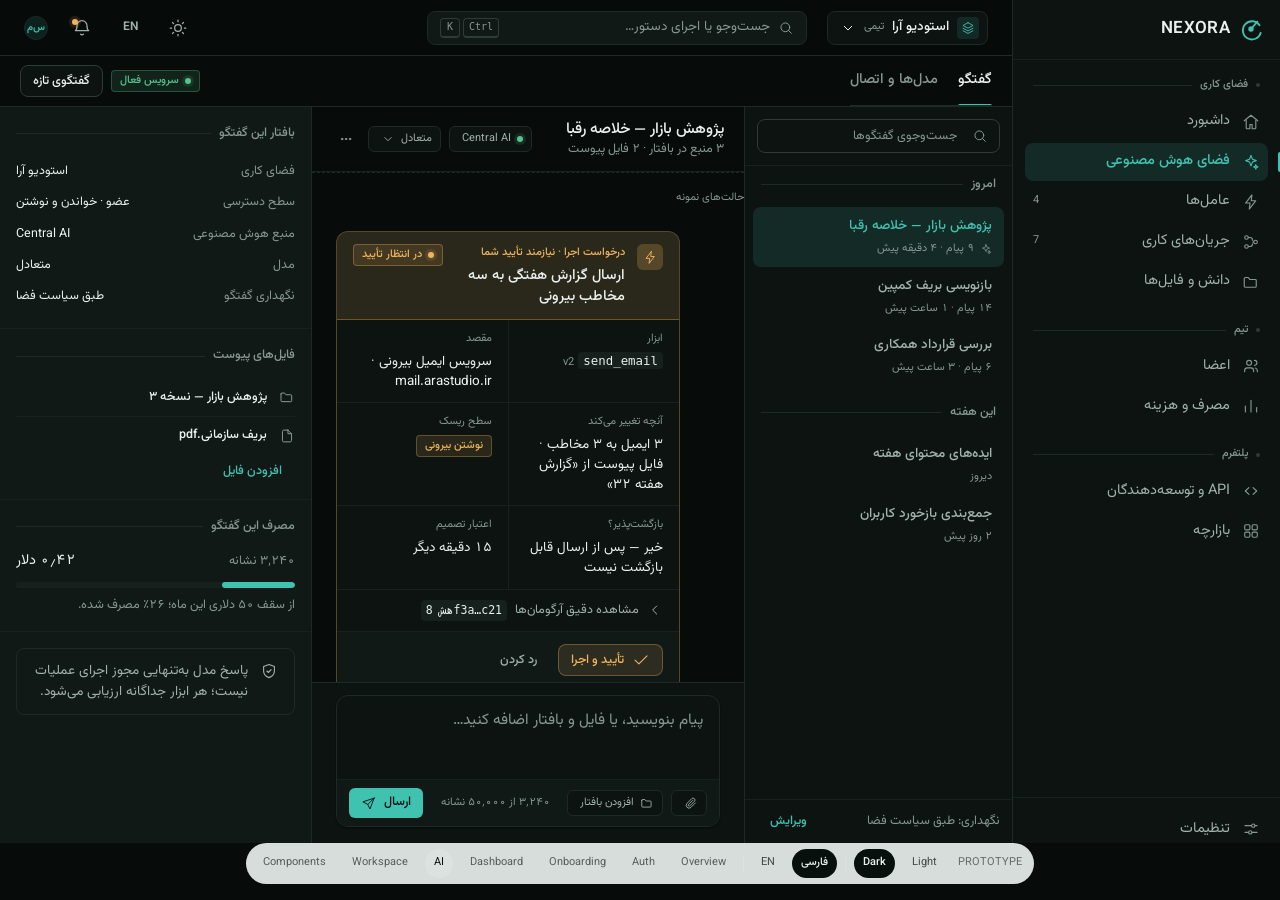
<file: design-preview/screens/ai.html>
<!doctype html>
<html lang="fa" dir="rtl" data-theme="dark">
<head>
  <meta charset="utf-8" />
  <meta name="viewport" content="width=device-width, initial-scale=1" />
  <title>NEXORA · AI workspace</title>
  <script>
    (function () {
      var l = localStorage.getItem('nx.lang') || 'fa';
      var t = localStorage.getItem('nx.theme') || 'dark';
      document.documentElement.lang = l;
      document.documentElement.dir = l === 'fa' ? 'rtl' : 'ltr';
      document.documentElement.setAttribute('data-theme', t);
    })();
  </script>
  <link rel="stylesheet" href="../assets/tokens.css" />
  <link rel="stylesheet" href="../assets/base.css" />
  <link rel="stylesheet" href="../assets/components.css" />
  <link rel="stylesheet" href="../assets/layouts.css" />
</head>
<body>
  <a class="skip-link" href="#main" data-t="a11y.skip"></a>

  <div class="shell shell--app" id="shell">
    <div id="rail-slot"></div>
    <div class="main">
      <div id="topbar-slot"></div>

      <main class="content content--flush" id="main">
        <div class="ai-head">
          <div class="tabs" data-tabs="ai" role="tablist">
            <button class="tab" role="tab" data-tab="chat" aria-selected="true" data-t="ai.tab.chat"></button>
            <button class="tab" role="tab" data-tab="connect" aria-selected="false" data-t="ai.tab.connect"></button>
          </div>
          <div class="cluster cluster-2">
            <span class="badge badge--ok"><span class="dot dot--live"></span><span data-t="ai.status.live"></span></span>
            <button class="btn btn--secondary btn--sm" data-t="ai.newChat">
              <svg class="icon icon-16" aria-hidden="true"><use href="#i-plus"></use></svg>
              <span data-t="ai.new"></span>
            </button>
          </div>
        </div>

        <!-- ============ Chat ============ -->
        <div class="ai" data-tab-panel="chat" data-group="ai">
          <!-- Sessions -->
          <div class="ai__col ai__col--list">
            <div class="ai__list-head">
              <div class="input-wrap">
                <svg class="icon icon-16" aria-hidden="true"><use href="#i-search"></use></svg>
                <input class="input" style="height:34px;font-size:var(--nx-text-2xs)" type="search"
                       data-t-ph="ai.searchPh" />
              </div>
            </div>
            <div class="ai__list" data-hide-in="ai:empty">
              <div class="rule-label" style="padding-inline:8px"><span data-t="ai.group.today"></span></div>
              <button class="ai__session" aria-current="true">
                <div class="ai__session-title" data-t="ai.s1.title"></div>
                <div class="ai__session-meta">
                  <svg class="icon" style="width:12px;height:12px" aria-hidden="true"><use href="#i-sparkle"></use></svg>
                  <span data-t="ai.s1.meta"></span>
                </div>
              </button>
              <button class="ai__session">
                <div class="ai__session-title" data-t="ai.s2.title"></div>
                <div class="ai__session-meta"><span data-t="ai.s2.meta"></span></div>
              </button>
              <button class="ai__session">
                <div class="ai__session-title" data-t="ai.s3.title"></div>
                <div class="ai__session-meta"><span data-t="ai.s3.meta"></span></div>
              </button>

              <div class="rule-label" style="padding-inline:8px;margin-block-start:16px"><span data-t="ai.group.week"></span></div>
              <button class="ai__session">
                <div class="ai__session-title" data-t="ai.s4.title"></div>
                <div class="ai__session-meta"><span data-t="ai.s4.meta"></span></div>
              </button>
              <button class="ai__session">
                <div class="ai__session-title" data-t="ai.s5.title"></div>
                <div class="ai__session-meta"><span data-t="ai.s5.meta"></span></div>
              </button>
            </div>
            <div class="ai__list-empty" data-variant-group="ai" data-variant="empty" hidden>
              <p class="t-caption" data-t="ai.empty.sessions"></p>
            </div>
            <div style="padding:var(--nx-space-3);border-block-start:1px solid var(--nx-border-faint);flex:none">
              <div class="cluster-between">
                <span class="t-caption" data-t="ai.retention.short"></span>
                <button class="btn btn--quiet btn--sm" data-t="common.edit"></button>
              </div>
            </div>
          </div>

          <!-- Thread -->
          <div class="ai__col">
            <div class="ai__thread-head">
              <div class="ai__thread-title" data-hide-in="ai:empty">
                <div class="t-h3" style="font-size:var(--nx-text-md)" data-t="ai.thread.title"></div>
                <div class="t-caption" data-t="ai.thread.sub"></div>
              </div>
              <div class="ai__thread-title" data-variant-group="ai" data-variant="empty" hidden>
                <div class="t-h3" style="font-size:var(--nx-text-md)" data-t="ai.empty.head"></div>
                <div class="t-caption" data-t="ai.empty.headSub"></div>
              </div>
              <div class="cluster cluster-2">
                <button class="icon-btn icon-btn--sm ai__trigger ai__trigger--sessions"
                        data-drawer-open="sessions-drawer" data-t-aria="ai.sessions.open">
                  <svg class="icon" aria-hidden="true"><use href="#i-list"></use></svg>
                </button>
                <button class="chip chip--action">
                  <span class="dot dot--live"></span>
                  <span>Central AI</span>
                </button>
                <button class="chip chip--action ai__trigger--model">
                  <span data-t="ai.model.balanced"></span>
                  <svg class="icon" aria-hidden="true"><use href="#i-chevronDown"></use></svg>
                </button>
                <button class="icon-btn icon-btn--sm ai__trigger ai__trigger--ctx"
                        data-drawer-open="ctx-drawer" data-t-aria="ai.ctx.open">
                  <svg class="icon" aria-hidden="true"><use href="#i-info"></use></svg>
                </button>
                <button class="icon-btn icon-btn--sm" data-t-aria="common.edit">
                  <svg class="icon" aria-hidden="true"><use href="#i-more"></use></svg>
                </button>
              </div>
            </div>

            <div class="state-switch thread-states" role="group" aria-label="AI states">
                            <span class="state-switch__label" data-t="demo.states.ai"></span>
                            <button data-demo-variant="ai:normal" aria-pressed="true" data-t="demo.ai.normal"></button>
                            <button data-demo-variant="ai:stream" aria-pressed="false" data-t="demo.ai.stream"></button>
                            <button data-demo-variant="ai:rate" aria-pressed="false" data-t="demo.ai.rate"></button>
                            <button data-demo-variant="ai:timeout" aria-pressed="false" data-t="demo.ai.timeout"></button>
                            <button data-demo-variant="ai:partial" aria-pressed="false" data-t="demo.ai.partial"></button>
                            <button data-demo-variant="ai:credential" aria-pressed="false" data-t="demo.ai.credential"></button>
                            <button data-demo-variant="ai:quota" aria-pressed="false" data-t="demo.ai.quota"></button>
                            <button data-demo-variant="ai:toolfail" aria-pressed="false" data-t="demo.ai.tool"></button>
                            <button data-demo-variant="ai:context" aria-pressed="false" data-t="demo.ai.context"></button>
                            <button data-demo-variant="ai:empty" aria-pressed="false" data-t="demo.ai.empty"></button>
                          </div>

            <div class="ai__thread">
              

              <div class="ai__thread-inner" data-variant-group="ai" data-variant="normal">

                <div class="msg">
                  <span class="msg__avatar"><svg class="icon" aria-hidden="true"><use href="#i-user"></use></svg></span>
                  <div class="msg__body">
                    <div class="msg__name"><span data-t="common.you"></span></div>
                    <p class="msg__text" data-t="ai.m1"></p>
                  </div>
                </div>

                <div class="msg msg--ai">
                  <span class="msg__avatar"><svg class="icon" aria-hidden="true"><use href="#i-sparkle"></use></svg></span>
                  <div class="msg__body">
                    <div class="msg__name">
                      <span>NEXORA</span>
                      <span class="badge badge--plain" data-t="ai.model.balanced"></span>
                    </div>
                    <div class="msg__text" data-t-html="ai.m2"></div>
                    <div class="cluster cluster-2" style="margin-block-start:var(--nx-space-3)">
                      <span class="t-caption" data-t="ai.sources"></span>
                      <button class="chip chip--action">
                        <svg class="icon" aria-hidden="true"><use href="#i-folder"></use></svg>
                        <span data-t="ai.src1"></span>
                      </button>
                      <button class="chip chip--action">
                        <svg class="icon" aria-hidden="true"><use href="#i-file"></use></svg>
                        <span data-t="ai.src2"></span>
                      </button>
                    </div>
                    <div class="msg__actions">
                      <button class="icon-btn icon-btn--sm" data-t-aria="common.copy">
                        <svg class="icon" aria-hidden="true"><use href="#i-copy"></use></svg>
                      </button>
                      <button class="icon-btn icon-btn--sm" data-t-aria="common.retry">
                        <svg class="icon" aria-hidden="true"><use href="#i-refresh"></use></svg>
                      </button>
                    </div>
                  </div>
                </div>

                <div class="msg msg--ai">
                  <span class="msg__avatar"><svg class="icon" aria-hidden="true"><use href="#i-sparkle"></use></svg></span>
                  <div class="msg__body">
                    <div class="msg__name"><span>NEXORA</span></div>
                    <p class="msg__text" data-t="ai.m3"></p>

                    <div class="approval">
                      <div class="approval__head">
                        <span class="approval__mark"><svg class="icon" aria-hidden="true"><use href="#i-zap"></use></svg></span>
                        <div class="approval__headmain">
                          <div class="approval__kicker" data-t="ai.tool.kicker"></div>
                          <div class="approval__what" data-t="ai.tool.what"></div>
                        </div>
                        <span class="badge badge--signal">
                          <span class="dot dot--signal"></span>
                          <span data-t="common.pending"></span>
                        </span>
                      </div>

                      <dl class="approval__facts">
                        <div class="approval__fact">
                          <dt data-t="ai.tool.f.tool"></dt>
                          <dd><code class="code">send_email</code> <span class="t-meta">v2</span></dd>
                        </div>
                        <div class="approval__fact">
                          <dt data-t="ai.tool.f.dest"></dt>
                          <dd><span data-t="ai.tool.v.dest"></span></dd>
                        </div>
                        <div class="approval__fact">
                          <dt data-t="ai.tool.f.effect"></dt>
                          <dd data-t="ai.tool.v.effect"></dd>
                        </div>
                        <div class="approval__fact">
                          <dt data-t="ai.tool.f.risk"></dt>
                          <dd><span class="badge badge--warn" data-t="ai.tool.v.risk"></span></dd>
                        </div>
                        <div class="approval__fact">
                          <dt data-t="ai.tool.f.reversible"></dt>
                          <dd data-t="ai.tool.v.reversible"></dd>
                        </div>
                        <div class="approval__fact">
                          <dt data-t="ai.tool.f.expiry"></dt>
                          <dd data-t="ai.tool.v.expiry"></dd>
                        </div>
                      </dl>

                      <details class="approval__args">
                        <summary>
                          <svg class="icon icon-16 icon-dir" aria-hidden="true"><use href="#i-chevronRight"></use></svg>
                          <span data-t="ai.tool.args"></span>
                          <code class="code code--hash" data-t="ai.tool.hash"></code>
                        </summary>
                        <pre class="approval__json">{
  "to": ["ops@parsdata.ir", "sara@arastudio.ir", "billing@parsdata.ir"],
  "subject": "گزارش هفتگی — هفته ۳۲",
  "body_ref": "doc_8f21c0",
  "send_at": "2026-11-07T09:30:00Z"
}</pre>
                      </details>

                      <div class="approval__foot">
                        <button class="btn btn--signal btn--sm" data-demo-toast="toast.saved">
                          <svg class="icon icon-16" aria-hidden="true"><use href="#i-check"></use></svg>
                          <span data-t="ai.tool.approve"></span>
                        </button>
                        <button class="btn btn--ghost btn--sm" data-demo-toast="toast.saved" data-t="ai.tool.reject"></button>
                        <span class="approval__bind" data-t="ai.tool.bind"></span>
                      </div>
                    </div>
                    <p class="t-caption cluster cluster-2" style="margin-block-start:var(--nx-space-2)">
                      <svg class="icon icon-16" aria-hidden="true"><use href="#i-lock"></use></svg>
                      <span data-t="ai.tool.note"></span>
                    </p>
                  </div>
                </div>

              </div>

              <!-- Streaming: the answer is arriving, the composer is a stop control -->
              <div class="ai__thread-inner" data-variant-group="ai" data-variant="stream" hidden>
                <div class="msg">
                  <span class="msg__avatar"><svg class="icon" aria-hidden="true"><use href="#i-user"></use></svg></span>
                  <div class="msg__body">
                    <div class="msg__name"><span data-t="common.you"></span></div>
                    <p class="msg__text" data-t="ai.stream.m1"></p>
                  </div>
                </div>

                <div class="msg msg--ai">
                  <span class="msg__avatar"><svg class="icon" aria-hidden="true"><use href="#i-sparkle"></use></svg></span>
                  <div class="msg__body">
                    <div class="msg__name">
                      <span>NEXORA</span>
                      <span class="badge badge--plain" data-t="ai.model.balanced"></span>
                    </div>
                    <p class="msg__text"><span data-t="ai.stream.m2"></span><span class="caret" aria-hidden="true"></span></p>
                    <div class="gen">
                      <span class="gen__pulse" aria-hidden="true"></span>
                      <span class="gen__label" data-t="ai.stream.gen"></span>
                      <button class="chip chip--action gen__stop" data-demo-toast="toast.paletteRun">
                        <svg class="icon" aria-hidden="true"><use href="#i-pause"></use></svg>
                        <span data-t="ai.stream.stop"></span>
                      </button>
                    </div>
                    <p class="t-caption gen__note" data-t="ai.stream.note"></p>
                  </div>
                </div>
              </div>

              <!-- Rate limit -->
              <div class="ai__thread-inner" data-variant-group="ai" data-variant="rate" hidden>
                <div class="state-card state-card--err">
                  <div class="cluster cluster-2">
                    <span class="badge badge--err"><span data-t="ai.err.rate.badge"></span></span>
                    <span class="t-caption" data-t="ai.err.rate.code"></span>
                  </div>
                  <h3 class="t-h3" data-t="ai.err.rate.title"></h3>
                  <p class="t-body" data-t="ai.err.rate.body"></p>
                  <div class="cluster cluster-2">
                    <button class="btn btn--secondary btn--sm" data-demo-toast="toast.saved" data-t="ai.err.retry"></button>
                    <button class="btn btn--ghost btn--sm" data-t="ai.err.rate.alt"></button>
                  </div>
                  <p class="t-caption" data-t="ai.err.rate.note"></p>
                </div>
              </div>

              <!-- Timeout -->
              <div class="ai__thread-inner" data-variant-group="ai" data-variant="timeout" hidden>
                <div class="state-card state-card--warn">
                  <div class="cluster cluster-2">
                    <span class="badge badge--warn"><span data-t="ai.err.timeout.badge"></span></span>
                    <span class="t-caption" data-t="ai.err.timeout.code"></span>
                  </div>
                  <h3 class="t-h3" data-t="ai.err.timeout.title"></h3>
                  <p class="t-body" data-t="ai.err.timeout.body"></p>
                  <div class="cluster cluster-2">
                    <button class="btn btn--secondary btn--sm" data-demo-toast="toast.saved" data-t="ai.err.retry"></button>
                    <button class="btn btn--ghost btn--sm" data-t="ai.err.timeout.alt"></button>
                  </div>
                  <p class="t-caption" data-t="ai.err.timeout.note"></p>
                </div>
              </div>

              <!-- Partial failure -->
              <div class="ai__thread-inner" data-variant-group="ai" data-variant="partial" hidden>
                <div class="state-card state-card--warn">
                  <div class="cluster cluster-2">
                    <span class="badge badge--warn"><span data-t="ai.err.partial.badge"></span></span>
                    <span class="t-caption" data-t="ai.err.partial.code"></span>
                  </div>
                  <h3 class="t-h3" data-t="ai.err.partial.title"></h3>
                  <p class="t-body" data-t="ai.err.partial.body"></p>
                  <ul class="state-card__list">
                    <li><svg class="icon icon-16" aria-hidden="true"><use href="#i-file"></use></svg><span data-t="ai.src1"></span></li>
                    <li><svg class="icon icon-16" aria-hidden="true"><use href="#i-file"></use></svg><span data-t="ai.src2"></span></li>
                  </ul>
                  <div class="cluster cluster-2">
                    <button class="btn btn--secondary btn--sm" data-demo-toast="toast.saved" data-t="ai.err.partial.alt"></button>
                  </div>
                </div>

                <div class="msg msg--ai" style="margin-block-start:var(--nx-space-5)">
                  <div class="msg__head">
                    <span class="avatar avatar--ai"><svg class="icon" aria-hidden="true"><use href="#i-sparkle"></use></svg></span>
                    <div class="msg__name"><span>NEXORA</span></div>
                    <span class="badge badge--warn" data-t="ai.err.partial.tag"></span>
                  </div>
                  <div class="msg__body">
                    <div class="msg__text" data-t="ai.err.partial.answer"></div>
                  </div>
                </div>
              </div>

              <!-- Provider disconnected, fail-closed -->
              <div class="ai__thread-inner" data-variant-group="ai" data-variant="credential" hidden>
                <div class="state-card state-card--err">
                  <div class="cluster cluster-2">
                    <span class="badge badge--err"><span class="dot dot--signal"></span><span data-t="ai.err.credential.badge"></span></span>
                    <span class="t-caption" data-t="ai.err.credential.code"></span>
                  </div>
                  <h3 class="t-h3" data-t="ai.err.credential.title"></h3>
                  <p class="t-body" data-t="ai.err.credential.body"></p>
                  <div class="cluster cluster-2">
                    <button class="btn btn--primary btn--sm" data-t="ai.err.credential.cta"></button>
                    <button class="btn btn--ghost btn--sm" data-t="ai.err.credential.alt"></button>
                  </div>
                  <p class="t-caption" data-t="ai.err.credential.note"></p>
                </div>
              </div>

              <!-- Quota exhausted: no retry, because retrying cannot help -->
              <div class="ai__thread-inner" data-variant-group="ai" data-variant="quota" hidden>
                <div class="state-card state-card--err">
                  <div class="cluster cluster-2">
                    <span class="badge badge--err"><span data-t="ai.err.quota.badge"></span></span>
                    <span class="t-caption" data-t="ai.err.quota.code"></span>
                  </div>
                  <h3 class="t-h3" data-t="ai.err.quota.title"></h3>
                  <p class="t-body" data-t="ai.err.quota.body"></p>
                  <div class="cluster cluster-2">
                    <button class="btn btn--primary btn--sm" data-t="ai.err.quota.cta"></button>
                    <button class="btn btn--ghost btn--sm" data-t="ai.err.quota.alt"></button>
                  </div>
                  <p class="t-caption" data-t="ai.err.quota.note"></p>
                </div>
              </div>

              <!-- Tool execution failed: the approval is spent, not reusable -->
              <div class="ai__thread-inner" data-variant-group="ai" data-variant="toolfail" hidden>
                <div class="state-card state-card--err">
                  <div class="cluster cluster-2">
                    <span class="badge badge--err"><span data-t="ai.err.tool.badge"></span></span>
                    <span class="t-caption" data-t="ai.err.tool.code"></span>
                  </div>
                  <h3 class="t-h3" data-t="ai.err.tool.title"></h3>
                  <p class="t-body" data-t="ai.err.tool.body"></p>
                  <ul class="state-card__list">
                    <li><svg class="icon icon-16" aria-hidden="true"><use href="#i-zap"></use></svg><span data-t="ai.err.tool.f1"></span></li>
                    <li><svg class="icon icon-16" aria-hidden="true"><use href="#i-lock"></use></svg><span class="code" data-t="ai.err.tool.f2"></span></li>
                    <li><svg class="icon icon-16" aria-hidden="true"><use href="#i-refresh"></use></svg><span data-t="ai.err.tool.f3"></span></li>
                  </ul>
                  <div class="cluster cluster-2">
                    <button class="btn btn--secondary btn--sm" data-t="ai.err.tool.cta"></button>
                    <button class="btn btn--ghost btn--sm" data-t="ai.err.tool.alt"></button>
                  </div>
                  <p class="t-caption" data-t="ai.err.tool.note"></p>
                </div>
              </div>

              <!-- Context overflow: move the thread, do not truncate it -->
              <div class="ai__thread-inner" data-variant-group="ai" data-variant="context" hidden>
                <div class="state-card state-card--warn">
                  <div class="cluster cluster-2">
                    <span class="badge badge--warn"><span data-t="ai.err.context.badge"></span></span>
                    <span class="t-caption" data-t="ai.err.context.code"></span>
                  </div>
                  <h3 class="t-h3" data-t="ai.err.context.title"></h3>
                  <p class="t-body" data-t="ai.err.context.body"></p>
                  <ul class="state-card__list">
                    <li><svg class="icon icon-16" aria-hidden="true"><use href="#i-target"></use></svg><span data-t="ai.err.context.f1"></span></li>
                    <li><svg class="icon icon-16" aria-hidden="true"><use href="#i-check"></use></svg><span data-t="ai.err.context.f2"></span></li>
                    <li><svg class="icon icon-16" aria-hidden="true"><use href="#i-file"></use></svg><span data-t="ai.err.context.f3"></span></li>
                  </ul>
                  <div class="cluster cluster-2">
                    <button class="btn btn--primary btn--sm" data-t="ai.err.context.cta"></button>
                    <button class="btn btn--ghost btn--sm" data-t="ai.err.context.alt"></button>
                  </div>
                  <p class="t-caption" data-t="ai.err.context.note"></p>
                </div>
              </div>

              <!-- Empty: a workspace with no AI history -->
              <div class="ai__thread-inner" data-variant-group="ai" data-variant="empty" hidden>
                <div class="empty empty--center" style="border:0;background:none">
                  <span class="empty__mark"><svg class="icon" aria-hidden="true"><use href="#i-sparkle"></use></svg></span>
                  <h3 class="t-h3" data-t="ai.empty.title"></h3>
                  <p class="t-body" data-t="ai.empty.body"></p>
                  <div class="cluster cluster-2" style="justify-content:center">
                    <button class="btn btn--primary btn--sm" data-demo-toast="toast.saved" data-t="ai.empty.cta"></button>
                    <button class="btn btn--ghost btn--sm" data-t="ai.empty.alt"></button>
                  </div>
                </div>
              </div>
            </div>

            <div class="ai__composer">
              <div class="ai__composer-inner">
                <div class="composer">
                  <label class="visually-hidden" for="ai-input" data-t="ai.composer.label"></label>
                  <textarea class="composer__input" id="ai-input" rows="2" data-t-ph="ai.composer.ph"
                            style="min-height:56px"></textarea>
                  <div class="composer__bar">
                    <button class="chip chip--action" data-t-aria="ai.composer.attach">
                      <svg class="icon" aria-hidden="true"><use href="#i-clip"></use></svg>
                    </button>
                    <button class="chip chip--action">
                      <svg class="icon" aria-hidden="true"><use href="#i-folder"></use></svg>
                      <span data-t="ai.composer.context"></span>
                    </button>
                    <span class="t-meta" style="margin-inline-start:auto" data-t="ai.composer.tokens"></span>
                    <button class="composer__send" data-hide-in="ai:stream" data-demo-toast="toast.paletteRun">
                      <span data-t="ai.composer.send"></span>
                      <svg class="icon" aria-hidden="true"><use href="#i-send"></use></svg>
                    </button>
                    <button class="composer__send composer__send--stop" data-variant-group="ai" data-variant="stream" hidden data-demo-toast="toast.paletteRun">
                      <span data-t="ai.stream.stop"></span>
                      <svg class="icon" aria-hidden="true"><use href="#i-pause"></use></svg>
                    </button>
                  </div>
                </div>
              </div>
            </div>
          </div>

          <!-- Context inspector -->
          <aside class="ai__col ai__col--ctx">
            <div class="ai__ctx-block" data-variant-group="ai" data-variant="empty" hidden>
              <p class="t-caption" data-t="ai.empty.ctx"></p>
            </div>

            <div class="ai__ctx-block" data-hide-in="ai:empty">
              <div class="rule-label"><span data-t="ai.ctx.title"></span></div>
              <dl style="margin:0">
                <div class="ai__ctx-row"><dt data-t="ai.ctx.ws"></dt><dd data-t="ws.team"></dd></div>
                <div class="ai__ctx-row"><dt data-t="ai.ctx.access"></dt><dd data-t="ai.ctx.accessVal"></dd></div>
                <div class="ai__ctx-row"><dt data-t="ai.ctx.source"></dt><dd>Central AI</dd></div>
                <div class="ai__ctx-row"><dt data-t="ai.ctx.model"></dt><dd data-t="ai.model.balanced"></dd></div>
                <div class="ai__ctx-row"><dt data-t="ai.ctx.retention"></dt><dd data-t="ai.ctx.retentionVal"></dd></div>
              </dl>
            </div>

            <div class="ai__ctx-block" data-hide-in="ai:empty">
              <div class="rule-label"><span data-t="ai.ctx.files"></span></div>
              <div class="list list--flush">
                <div class="list__row">
                  <svg class="icon icon-16" aria-hidden="true" style="color:var(--nx-text-3)"><use href="#i-folder"></use></svg>
                  <div class="list__main"><div class="list__title" style="font-size:var(--nx-text-2xs)" data-t="ai.src1"></div></div>
                </div>
                <div class="list__row">
                  <svg class="icon icon-16" aria-hidden="true" style="color:var(--nx-text-3)"><use href="#i-file"></use></svg>
                  <div class="list__main"><div class="list__title" style="font-size:var(--nx-text-2xs)" data-t="ai.src2"></div></div>
                </div>
              </div>
              <button class="btn btn--quiet btn--sm" style="margin-block-start:8px" data-t="ai.ctx.addFile"></button>
            </div>

            <div class="ai__ctx-block" data-hide-in="ai:empty">
              <div class="rule-label"><span data-t="ai.ctx.usage"></span></div>
              <div class="cluster-between" style="margin-block-end:8px">
                <span class="t-caption" data-t="ai.ctx.tokens"></span>
                <span class="t-num" style="font-size:var(--nx-text-sm)" data-t="ai.ctx.cost"></span>
              </div>
              <div class="meter"><div class="meter__fill" style="width:26%"></div></div>
              <p class="t-caption" style="margin-block-start:8px" data-t="ai.ctx.usageNote"></p>
            </div>

            <div class="ai__ctx-block" style="border-block-end:0">
              <div class="callout">
                <svg class="icon" aria-hidden="true"><use href="#i-shield"></use></svg>
                <div data-t="ai.ctx.rule"></div>
              </div>
            </div>
          </aside>

          <!-- Session list, below 900px: the column is hidden, this drawer replaces it -->
          <div class="drawer" id="sessions-drawer" role="dialog" aria-modal="true"
               aria-labelledby="sessions-drawer-title">
            <div class="modal__head" style="padding:var(--nx-space-5)">
              <div>
                <div class="t-h3" id="sessions-drawer-title" data-t="ai.sessions.open"></div>
                <div class="t-caption" data-t="ai.sessions.sub"></div>
              </div>
              <button class="icon-btn" data-drawer-close data-t-aria="common.close">
                <svg class="icon" aria-hidden="true"><use href="#i-x"></use></svg>
              </button>
            </div>
            <div style="padding-inline:var(--nx-space-4);padding-block-end:var(--nx-space-3)">
              <div class="input-wrap">
                <svg class="icon icon-16" aria-hidden="true"><use href="#i-search"></use></svg>
                <input class="input" type="search" data-t-ph="ai.searchPh" />
              </div>
            </div>
            <div class="ai__list" style="padding-block-start:0" data-hide-in="ai:empty">
              <div class="rule-label" style="padding-inline:8px"><span data-t="ai.group.today"></span></div>
              <button class="ai__session" aria-current="true">
                <div class="ai__session-title" data-t="ai.s1.title"></div>
                <div class="ai__session-meta"><span data-t="ai.s1.meta"></span></div>
              </button>
              <button class="ai__session">
                <div class="ai__session-title" data-t="ai.s2.title"></div>
                <div class="ai__session-meta"><span data-t="ai.s2.meta"></span></div>
              </button>
              <button class="ai__session">
                <div class="ai__session-title" data-t="ai.s3.title"></div>
                <div class="ai__session-meta"><span data-t="ai.s3.meta"></span></div>
              </button>
              <div class="rule-label" style="padding-inline:8px;margin-block-start:16px"><span data-t="ai.group.week"></span></div>
              <button class="ai__session">
                <div class="ai__session-title" data-t="ai.s4.title"></div>
                <div class="ai__session-meta"><span data-t="ai.s4.meta"></span></div>
              </button>
              <button class="ai__session">
                <div class="ai__session-title" data-t="ai.s5.title"></div>
                <div class="ai__session-meta"><span data-t="ai.s5.meta"></span></div>
              </button>
            </div>
            <div class="ai__list-empty" data-variant-group="ai" data-variant="empty" hidden>
              <p class="t-caption" data-t="ai.empty.sessions"></p>
            </div>
            <div class="modal__foot">
              <button class="btn btn--secondary btn--sm" style="width:100%" data-t="ai.newChat"></button>
            </div>
          </div>

          <!-- Context inspector, below 1240px: same content, full-width drawer -->
          <div class="drawer" id="ctx-drawer" role="dialog" aria-modal="true"
               aria-labelledby="ctx-drawer-title">
            <div class="modal__head" style="padding:var(--nx-space-5)">
              <div>
                <div class="t-h3" id="ctx-drawer-title" data-t="ai.ctx.title"></div>
                <div class="t-caption" data-t="ai.ctx.sub"></div>
              </div>
              <button class="icon-btn" data-drawer-close data-t-aria="common.close">
                <svg class="icon" aria-hidden="true"><use href="#i-x"></use></svg>
              </button>
            </div>
            <div class="grow" style="overflow-y:auto">
              <div class="ai__ctx-block" data-hide-in="ai:empty">
                <div class="rule-label"><span data-t="ai.ctx.scope"></span></div>
                <dl style="margin:0">
                  <div class="ai__ctx-row"><dt data-t="ai.ctx.ws"></dt><dd data-t="ws.team"></dd></div>
                  <div class="ai__ctx-row"><dt data-t="ai.ctx.access"></dt><dd data-t="ai.ctx.accessVal"></dd></div>
                  <div class="ai__ctx-row"><dt data-t="ai.ctx.source"></dt><dd>Central AI</dd></div>
                  <div class="ai__ctx-row"><dt data-t="ai.ctx.model"></dt><dd data-t="ai.model.balanced"></dd></div>
                  <div class="ai__ctx-row"><dt data-t="ai.ctx.retention"></dt><dd data-t="ai.ctx.retentionVal"></dd></div>
                </dl>
              </div>
              <div class="ai__ctx-block" data-hide-in="ai:empty">
                <div class="rule-label"><span data-t="ai.ctx.files"></span></div>
                <div class="list list--flush">
                  <div class="list__row">
                    <svg class="icon icon-16" aria-hidden="true" style="color:var(--nx-text-3)"><use href="#i-folder"></use></svg>
                    <div class="list__main"><div class="list__title" style="font-size:var(--nx-text-2xs)" data-t="ai.src1"></div></div>
                  </div>
                  <div class="list__row">
                    <svg class="icon icon-16" aria-hidden="true" style="color:var(--nx-text-3)"><use href="#i-file"></use></svg>
                    <div class="list__main"><div class="list__title" style="font-size:var(--nx-text-2xs)" data-t="ai.src2"></div></div>
                  </div>
                </div>
                <button class="btn btn--quiet btn--sm" style="margin-block-start:8px" data-t="ai.ctx.addFile"></button>
              </div>
              <div class="ai__ctx-block" data-hide-in="ai:empty">
                <div class="rule-label"><span data-t="ai.ctx.usage"></span></div>
                <div class="cluster-between" style="margin-block-end:8px">
                  <span class="t-caption" data-t="ai.ctx.tokens"></span>
                  <span class="t-num" style="font-size:var(--nx-text-sm)" data-t="ai.ctx.cost"></span>
                </div>
                <div class="meter"><div class="meter__fill" style="width:26%"></div></div>
                <p class="t-caption" style="margin-block-start:8px" data-t="ai.ctx.usageNote"></p>
              </div>
              <div class="ai__ctx-block" style="border-block-end:0">
                <div class="callout">
                  <svg class="icon" aria-hidden="true"><use href="#i-shield"></use></svg>
                  <div data-t="ai.ctx.rule"></div>
                </div>
              </div>
            </div>
          </div>
        </div>

        <!-- ============ Models & connection ============ -->
        <div class="ai-config" data-tab-panel="connect" data-group="ai" hidden>
          <div class="ai-config__inner stack stack-6">

            <div>
              <h2 class="t-h2" data-t="ai.cfg.title"></h2>
              <p class="t-body" data-t="ai.cfg.sub"></p>
            </div>

            <div class="prov-grid">
              <div class="prov-option" role="button" tabindex="0" aria-pressed="true">
                <div class="prov-option__head">
                  <span class="tile-ico tile-ico--primary"><svg class="icon" aria-hidden="true"><use href="#i-sparkle"></use></svg></span>
                  <div class="grow">
                    <div class="prov-option__title" data-t="ai.cfg.central"></div>
                    <div class="t-caption" data-t="ai.cfg.centralSub"></div>
                  </div>
                  <span class="badge badge--ok"><span class="dot"></span><span data-t="ai.cfg.active"></span></span>
                </div>
                <dl style="margin:0">
                  <div class="ai__ctx-row"><dt data-t="ai.cfg.quota"></dt><dd data-t="ai.cfg.quotaVal"></dd></div>
                  <div class="ai__ctx-row"><dt data-t="ai.cfg.used"></dt><dd data-t="ai.cfg.usedVal"></dd></div>
                  <div class="ai__ctx-row"><dt data-t="ai.cfg.models"></dt><dd data-t="ai.cfg.modelsVal"></dd></div>
                </dl>
              </div>

              <div class="prov-option" role="button" tabindex="0" aria-pressed="false">
                <div class="prov-option__head">
                  <span class="tile-ico"><svg class="icon" aria-hidden="true"><use href="#i-key"></use></svg></span>
                  <div class="grow">
                    <div class="prov-option__title" data-t="ai.cfg.personal"></div>
                    <div class="t-caption" data-t="ai.cfg.personalSub"></div>
                  </div>
                  <span class="badge badge--plain" data-t="common.disconnected"></span>
                </div>
                <p class="t-caption" data-t="ai.cfg.personalNote"></p>
                <button class="btn btn--secondary btn--sm" style="align-self:flex-start" data-demo-toast="toast.saved" data-t="ai.cfg.addKey"></button>
              </div>
            </div>

            <!-- Personal AI form -->
            <section class="panel">
              <div class="panel__head">
                <h3 class="panel__title" data-t="ai.cfg.form.title"></h3>
                <span class="badge badge--plain" data-t="ai.cfg.form.badge"></span>
              </div>
              <div class="panel__body stack stack-4">
                <div class="grid grid-2">
                  <div class="field">
                    <label class="field__label" for="p-provider" data-t="ai.cfg.form.provider"></label>
                    <select class="select" id="p-provider">
                      <option selected>Anthropic</option>
                      <option>OpenAI</option>
                      <option>Google</option>
                      <option data-t="ai.cfg.form.custom"></option>
                    </select>
                  </div>
                  <div class="field">
                    <label class="field__label" for="p-model" data-t="ai.cfg.form.model"></label>
                    <select class="select" id="p-model">
                      <option data-t="ai.model.fast"></option>
                      <option selected data-t="ai.model.balanced"></option>
                      <option data-t="ai.model.deep"></option>
                    </select>
                  </div>
                </div>

                <div class="field">
                  <label class="field__label" for="p-base" data-t="ai.cfg.form.base"></label>
                  <input class="input" id="p-base" type="url" dir="ltr" placeholder="https://api.provider.com/v1" />
                  <p class="field__hint" data-t="ai.cfg.form.baseHint"></p>
                </div>

                <div class="field field--success">
                  <label class="field__label" for="p-key" data-t="ai.cfg.form.key"></label>
                  <div class="input-wrap">
                    <input class="input" id="p-key" type="password" dir="ltr" placeholder="sk-••••••••••••••••" />
                    <span class="input-wrap__trail">
                      <button type="button" class="icon-btn icon-btn--sm" data-pass-toggle="p-key" data-t-aria="common.showPassword">
                        <svg class="icon" aria-hidden="true"><use href="#i-eye"></use></svg>
                      </button>
                    </span>
                  </div>
                  <p class="field__msg">
                    <svg class="icon" aria-hidden="true"><use href="#i-check"></use></svg>
                    <span data-t="ai.cfg.form.keyOk"></span>
                  </p>
                  <p class="field__hint" data-t="ai.cfg.form.keyHint"></p>
                </div>

                <div class="cluster-between" style="border-block-start:1px solid var(--nx-border-faint);padding-block-start:var(--nx-space-4)">
                  <div class="cluster cluster-2">
                    <span class="dot dot--live"></span>
                    <span class="t-caption" data-t="ai.cfg.form.status"></span>
                  </div>
                  <div class="cluster cluster-2">
                    <button class="btn btn--secondary btn--sm" data-demo-loading data-demo-toast="toast.saved" data-t="common.test"></button>
                    <button class="btn btn--primary btn--sm" data-demo-toast="toast.saved" data-t="common.save"></button>
                  </div>
                </div>
              </div>
            </section>

            <!-- Fail-closed policy -->
            <section class="panel">
              <div class="panel__body stack stack-4">
                <div class="cluster-between">
                  <div style="max-width:56ch">
                    <div class="panel__title" data-t="ai.cfg.fail.title"></div>
                    <p class="t-caption" style="margin-block-start:4px" data-t="ai.cfg.fail.body"></p>
                  </div>
                  <label class="switch">
                    <input type="checkbox" />
                    <span class="t-caption" data-t="ai.cfg.fail.switch"></span>
                  </label>
                </div>
                <div class="callout callout--signal">
                  <svg class="icon" aria-hidden="true"><use href="#i-alert"></use></svg>
                  <div data-t="ai.cfg.fail.note"></div>
                </div>
              </div>
            </section>

            <!-- Provider status -->
            <section class="panel">
              <div class="panel__head">
                <h3 class="panel__title" data-t="ai.cfg.status.title"></h3>
                <button class="btn btn--ghost btn--sm" data-t="common.retry"></button>
              </div>
              <div class="table-scroll">
              <table class="table">
                <thead>
                  <tr>
                    <th data-t="ai.cfg.status.col1"></th>
                    <th data-t="ai.cfg.status.col2"></th>
                    <th data-t="ai.cfg.status.col3"></th>
                    <th data-t="ai.cfg.status.col4"></th>
                  </tr>
                </thead>
                <tbody>
                  <tr>
                    <td>Central AI</td>
                    <td data-t="ai.cfg.status.central"></td>
                    <td><span class="badge badge--ok"><span class="dot"></span><span data-t="common.connected"></span></span></td>
                    <td class="t-meta" data-t="ai.cfg.status.lat1"></td>
                  </tr>
                  <tr>
                    <td>Anthropic</td>
                    <td data-t="ai.cfg.status.personal"></td>
                    <td><span class="badge badge--plain"><span class="dot dot--idle"></span><span data-t="common.disconnected"></span></span></td>
                    <td class="t-meta">—</td>
                  </tr>
                  <tr>
                    <td>OpenAI</td>
                    <td data-t="ai.cfg.status.personal"></td>
                    <td><span class="badge badge--err"><span class="dot"></span><span data-t="ai.cfg.status.error"></span></span></td>
                    <td class="t-meta" data-t="ai.cfg.status.lat3"></td>
                  </tr>
                </tbody>
              </table>
              </div>
            </section>

          </div>
        </div>
      </main>
    </div>
  </div>

  <div class="scrim" id="scrim"></div>
  <div id="drawer-slot"></div>
  <div id="palette-slot"></div>
  <div id="devbar-slot"></div>

  <script src="../assets/icons.js"></script>
  <script src="../assets/i18n.js"></script>
  <script src="../assets/lang/common.js"></script>
  <script src="../assets/lang/ai.js"></script>
  <script src="../assets/chrome.js"></script>
  <script>
    document.getElementById('rail-slot').outerHTML = NX.rail('ai');
    document.getElementById('topbar-slot').outerHTML = NX.topbar();
    document.getElementById('drawer-slot').outerHTML = NX.drawer();
    document.getElementById('palette-slot').outerHTML = NX.palette();
    document.getElementById('devbar-slot').outerHTML = NX.devbar(NX.screens, 'ai');
  </script>
  <script src="../assets/app.js"></script>
</body>
</html>
</file>
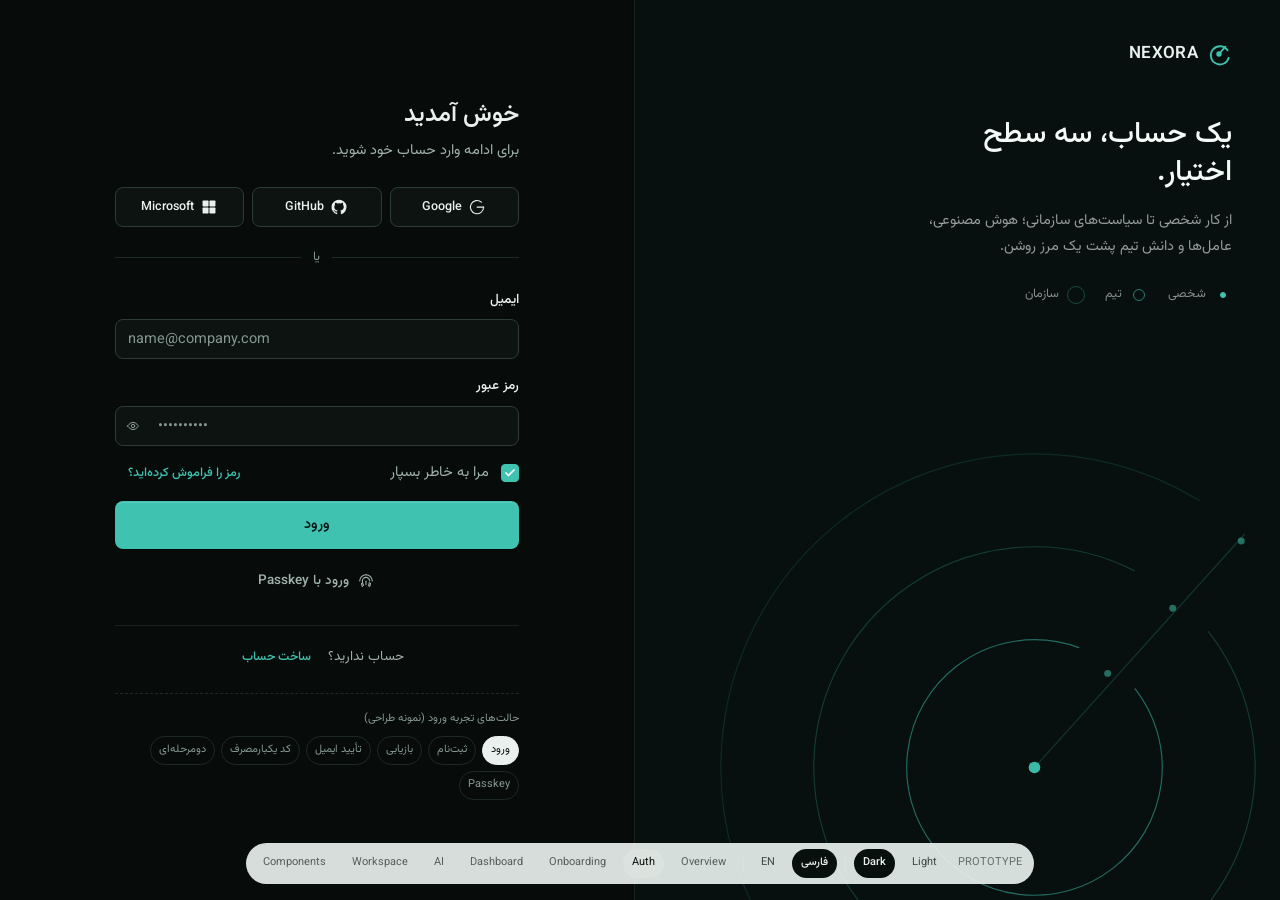
<file: design-preview/screens/auth.html>
<!doctype html>
<html lang="fa" dir="rtl" data-theme="dark">
<head>
  <meta charset="utf-8" />
  <meta name="viewport" content="width=device-width, initial-scale=1" />
  <title>NEXORA · Authentication</title>
  <script>
    (function () {
      var l = localStorage.getItem('nx.lang') || 'fa';
      var t = localStorage.getItem('nx.theme') || 'dark';
      document.documentElement.lang = l;
      document.documentElement.dir = l === 'fa' ? 'rtl' : 'ltr';
      document.documentElement.setAttribute('data-theme', t);
    })();
  </script>
  <link rel="stylesheet" href="../assets/tokens.css" />
  <link rel="stylesheet" href="../assets/base.css" />
  <link rel="stylesheet" href="../assets/components.css" />
  <link rel="stylesheet" href="../assets/layouts.css" />
</head>
<body>
  <a class="skip-link" href="#auth-panel" data-t="a11y.skip"></a>

  <div class="auth">
    <!-- Brand side: the only surface that shows the product's face -->
    <aside class="auth__brand">
      <a class="brand" href="../index.html" aria-label="NEXORA">
        <span class="brand__mark" id="brand-mark"></span>
        <span class="brand__word">NEXORA</span>
      </a>

      <div class="auth__brand-copy">
        <h1 class="auth__brand-title" data-t="auth.brandTitle"></h1>
        <p class="auth__brand-sub" data-t="auth.brandSub"></p>

        <ul class="scope-legend">
          <li>
            <span class="scope-legend__glyph"><span class="rg rg--1"></span></span>
            <span data-t="auth.diagram.personal"></span>
          </li>
          <li>
            <span class="scope-legend__glyph"><span class="rg rg--2"></span></span>
            <span data-t="auth.diagram.team"></span>
          </li>
          <li>
            <span class="scope-legend__glyph"><span class="rg rg--3"></span></span>
            <span data-t="auth.diagram.org"></span>
          </li>
        </ul>
      </div>

      <svg class="auth__diagram" viewBox="0 0 600 600" aria-hidden="true" focusable="false">
        <g fill="none" stroke-linecap="round">
          <circle class="ring" cx="300" cy="300" r="270" stroke-dasharray="1600 96" transform="rotate(-38 300 300)" />
          <circle class="ring ring--2" cx="300" cy="300" r="190" stroke-dasharray="1110 84" transform="rotate(-38 300 300)" />
          <circle class="ring ring--3" cx="300" cy="300" r="110" stroke-dasharray="630 61" transform="rotate(-38 300 300)" />
        </g>
        <path class="tick" d="M300 300 L481 99" />
        <circle class="node--dim" cx="478" cy="105" r="3" />
        <circle class="node--dim" cx="419" cy="163" r="3" />
        <circle class="node--dim" cx="363" cy="219" r="3" />
        <circle class="node" cx="300" cy="300" r="5" />
      </svg>
    </aside>

    <!-- Form side -->
    <main class="auth__panel" id="auth-panel">
      <div class="auth__card">

        <!-- 1 · Sign in -->
        <section class="auth-view" data-view="signin">
          <div class="auth__card-head">
            <h2 class="t-h2 auth__card-title" data-t="auth.signin.title"></h2>
            <p class="auth__card-sub" data-t="auth.signin.sub"></p>
          </div>

          <div class="auth__social">
            <button class="btn btn--secondary" data-demo-toast="toast.paletteRun">
              <svg class="icon icon-18" aria-hidden="true"><use href="#i-google"></use></svg>
              <span>Google</span>
            </button>
            <button class="btn btn--secondary" data-demo-toast="toast.paletteRun">
              <svg class="icon icon-18" aria-hidden="true"><use href="#i-github"></use></svg>
              <span>GitHub</span>
            </button>
            <button class="btn btn--secondary" data-demo-toast="toast.paletteRun">
              <svg class="icon icon-18" aria-hidden="true"><use href="#i-microsoft"></use></svg>
              <span>Microsoft</span>
            </button>
          </div>

          <div class="auth__divider" data-t="auth.or"></div>

          <form class="stack stack-4" onsubmit="return false">
            <div class="field">
              <label class="field__label" for="si-email" data-t="auth.email"></label>
              <input class="input" id="si-email" type="email" dir="ltr" autocomplete="email"
                     placeholder="name@company.com" />
            </div>
            <div class="field">
              <label class="field__label" for="si-pass" data-t="auth.password"></label>
              <div class="input-wrap">
                <input class="input" id="si-pass" type="password" dir="ltr" autocomplete="current-password"
                       placeholder="••••••••••" />
                <span class="input-wrap__trail">
                  <button type="button" class="icon-btn icon-btn--sm" data-pass-toggle="si-pass"
                          data-t-aria="auth.showPassword">
                    <svg class="icon" aria-hidden="true"><use href="#i-eye"></use></svg>
                  </button>
                </span>
              </div>
            </div>

            <div class="cluster-between">
              <label class="check">
                <input type="checkbox" checked />
                <span data-t="auth.remember"></span>
              </label>
              <button type="button" class="btn btn--quiet btn--sm" data-goto="forgot"
                      data-t="auth.forgot"></button>
            </div>

            <button class="btn btn--primary btn--lg btn--block" data-demo-loading data-demo-toast="toast.saved">
              <span data-t="auth.signin.cta"></span>
            </button>
          </form>

          <button class="btn btn--ghost btn--block" style="margin-block-start:var(--nx-space-3)" data-goto="passkey">
            <svg class="icon icon-18" aria-hidden="true"><use href="#i-fingerprint"></use></svg>
            <span data-t="auth.passkeyCta"></span>
          </button>

          <div class="auth__foot">
            <span data-t="auth.noAccount"></span>
            <button class="btn btn--quiet btn--sm" data-goto="signup" data-t="auth.goSignup"></button>
          </div>
        </section>

        <!-- 2 · Sign up -->
        <section class="auth-view" data-view="signup" hidden>
          <div class="auth__card-head">
            <h2 class="t-h2 auth__card-title" data-t="auth.signup.title"></h2>
            <p class="auth__card-sub" data-t="auth.signup.sub"></p>
          </div>

          <div class="auth__social">
            <button class="btn btn--secondary" data-demo-toast="toast.paletteRun">
              <svg class="icon icon-18" aria-hidden="true"><use href="#i-google"></use></svg><span>Google</span>
            </button>
            <button class="btn btn--secondary" data-demo-toast="toast.paletteRun">
              <svg class="icon icon-18" aria-hidden="true"><use href="#i-github"></use></svg><span>GitHub</span>
            </button>
            <button class="btn btn--secondary" data-demo-toast="toast.paletteRun">
              <svg class="icon icon-18" aria-hidden="true"><use href="#i-microsoft"></use></svg><span>Microsoft</span>
            </button>
          </div>

          <div class="auth__divider" data-t="auth.or"></div>

          <form class="stack stack-4" onsubmit="return false">
            <div class="field">
              <label class="field__label" for="su-name" data-t="auth.name"></label>
              <input class="input" id="su-name" type="text" autocomplete="name" data-t-ph="auth.namePh" />
            </div>
            <div class="field">
              <label class="field__label" for="su-email" data-t="auth.email"></label>
              <input class="input" id="su-email" type="email" dir="ltr" autocomplete="email"
                     placeholder="name@company.com" />
            </div>
            <div class="field">
              <label class="field__label" for="su-pass" data-t="auth.password"></label>
              <div class="input-wrap">
                <input class="input" id="su-pass" type="password" dir="ltr" autocomplete="new-password"
                       placeholder="••••••••••" value="Arastudio-1405" />
                <span class="input-wrap__trail">
                  <button type="button" class="icon-btn icon-btn--sm" data-pass-toggle="su-pass"
                          data-t-aria="auth.showPassword">
                    <svg class="icon" aria-hidden="true"><use href="#i-eye"></use></svg>
                  </button>
                </span>
              </div>
              <div class="cluster cluster-2" style="margin-block-start:2px">
                <span class="meter" style="flex:1 1 auto">
                  <span class="meter__fill" style="display:block;width:66%"></span>
                </span>
                <span class="t-caption" data-t="auth.strength.fair"></span>
              </div>
              <p class="field__hint" data-t="auth.passHint"></p>
            </div>

            <label class="check">
              <input type="checkbox" />
              <span data-t="auth.terms"></span>
            </label>

            <button class="btn btn--primary btn--lg btn--block" data-demo-loading data-demo-toast="toast.saved">
              <span data-t="auth.signup.cta"></span>
            </button>
          </form>

          <div class="auth__foot">
            <span data-t="auth.haveAccount"></span>
            <button class="btn btn--quiet btn--sm" data-goto="signin" data-t="auth.goSignin"></button>
          </div>
        </section>

        <!-- 3 · Forgot password -->
        <section class="auth-view" data-view="forgot" hidden>
          <div class="auth__card-head">
            <h2 class="t-h2 auth__card-title" data-t="auth.forgot.title"></h2>
            <p class="auth__card-sub" data-t="auth.forgot.sub"></p>
          </div>
          <form class="stack stack-4" onsubmit="return false">
            <div class="field">
              <label class="field__label" for="fp-email" data-t="auth.email"></label>
              <input class="input" id="fp-email" type="email" dir="ltr" placeholder="name@company.com" />
            </div>
            <button class="btn btn--primary btn--lg btn--block" data-demo-toast="toast.saved">
              <span data-t="auth.forgot.cta"></span>
            </button>
          </form>
          <p class="field__hint" style="margin-block-start:var(--nx-space-4)" data-t="auth.forgot.note"></p>
          <div class="auth__foot">
            <button class="btn btn--quiet btn--sm" data-goto="signin" data-t="auth.backToSignin"></button>
          </div>
        </section>

        <!-- 4 · Email verification -->
        <section class="auth-view" data-view="verify" hidden>
          <div class="auth__card-head">
            <h2 class="t-h2 auth__card-title" data-t="auth.verify.title"></h2>
            <p class="auth__card-sub" data-t="auth.verify.sub"></p>
          </div>
          <form class="stack stack-5" onsubmit="return false">
            <div class="otp" data-otp>
              <input inputmode="numeric" maxlength="1" data-t-aria="auth.digit1" />
              <input inputmode="numeric" maxlength="1" data-t-aria="auth.digit2" />
              <input inputmode="numeric" maxlength="1" data-t-aria="auth.digit3" />
              <input inputmode="numeric" maxlength="1" data-t-aria="auth.digit4" />
              <input inputmode="numeric" maxlength="1" data-t-aria="auth.digit5" />
              <input inputmode="numeric" maxlength="1" data-t-aria="auth.digit6" />
            </div>
            <button class="btn btn--primary btn--lg btn--block" data-demo-toast="toast.saved">
              <span data-t="auth.verify.cta"></span>
            </button>
          </form>
          <div class="cluster-between" style="margin-block-start:var(--nx-space-4)">
            <span class="t-caption" data-t="auth.resendIn"></span>
            <button class="btn btn--quiet btn--sm" data-t="auth.resend"></button>
          </div>
          <div class="auth__foot">
            <button class="btn btn--quiet btn--sm" data-goto="signin" data-t="auth.backToSignin"></button>
          </div>
        </section>

        <!-- 5 · One-time code -->
        <section class="auth-view" data-view="otp" hidden>
          <div class="auth__card-head">
            <h2 class="t-h2 auth__card-title" data-t="auth.otp.title"></h2>
            <p class="auth__card-sub" data-t="auth.otp.sub"></p>
          </div>
          <form class="stack stack-5" onsubmit="return false">
            <div class="otp" data-otp>
              <input inputmode="numeric" maxlength="1" data-t-aria="auth.digit1" />
              <input inputmode="numeric" maxlength="1" data-t-aria="auth.digit2" />
              <input inputmode="numeric" maxlength="1" data-t-aria="auth.digit3" />
              <input inputmode="numeric" maxlength="1" data-t-aria="auth.digit4" />
              <input inputmode="numeric" maxlength="1" data-t-aria="auth.digit5" />
              <input inputmode="numeric" maxlength="1" data-t-aria="auth.digit6" />
            </div>
            <button class="btn btn--primary btn--lg btn--block" data-demo-toast="toast.saved">
              <span data-t="auth.otp.cta"></span>
            </button>
          </form>
          <div class="cluster-between" style="margin-block-start:var(--nx-space-4)">
            <button class="btn btn--quiet btn--sm" data-t="auth.changeNumber"></button>
            <button class="btn btn--quiet btn--sm" data-t="auth.resend"></button>
          </div>
        </section>

        <!-- 6 · Two-factor -->
        <section class="auth-view" data-view="twofa" hidden>
          <div class="auth__card-head">
            <h2 class="t-h2 auth__card-title" data-t="auth.twofa.title"></h2>
            <p class="auth__card-sub" data-t="auth.twofa.sub"></p>
          </div>
          <form class="stack stack-5" onsubmit="return false">
            <div class="otp" data-otp>
              <input inputmode="numeric" maxlength="1" data-t-aria="auth.digit1" />
              <input inputmode="numeric" maxlength="1" data-t-aria="auth.digit2" />
              <input inputmode="numeric" maxlength="1" data-t-aria="auth.digit3" />
              <input inputmode="numeric" maxlength="1" data-t-aria="auth.digit4" />
              <input inputmode="numeric" maxlength="1" data-t-aria="auth.digit5" />
              <input inputmode="numeric" maxlength="1" data-t-aria="auth.digit6" />
            </div>
            <label class="check">
              <input type="checkbox" />
              <span data-t="auth.trustDevice"></span>
            </label>
            <button class="btn btn--primary btn--lg btn--block" data-demo-toast="toast.saved">
              <span data-t="auth.twofa.cta"></span>
            </button>
          </form>
          <div class="auth__foot">
            <button class="btn btn--quiet btn--sm" data-t="auth.recoveryCode"></button>
          </div>
        </section>

        <!-- 7 · Passkey -->
        <section class="auth-view" data-view="passkey" hidden>
          <div class="auth__card-head">
            <h2 class="t-h2 auth__card-title" data-t="auth.passkey.title"></h2>
            <p class="auth__card-sub" data-t="auth.passkey.sub"></p>
          </div>

          <div class="panel" style="margin-block-end:var(--nx-space-5)">
            <div class="list__row" style="padding-inline:var(--nx-space-4)">
              <span class="tile-ico tile-ico--primary">
                <svg class="icon" aria-hidden="true"><use href="#i-fingerprint"></use></svg>
              </span>
              <div class="list__main">
                <div class="list__title" data-t="auth.passkey.device"></div>
                <div class="list__sub"><span data-t="auth.passkey.deviceSub"></span></div>
              </div>
              <span class="badge badge--ok"><span class="dot"></span><span data-t="auth.passkey.thisDevice"></span></span>
            </div>
          </div>

          <button class="btn btn--primary btn--lg btn--block" data-demo-loading data-demo-toast="toast.saved">
            <svg class="icon icon-18" aria-hidden="true"><use href="#i-fingerprint"></use></svg>
            <span data-t="auth.passkey.cta"></span>
          </button>

          <div class="auth__foot">
            <button class="btn btn--quiet btn--sm" data-goto="signin" data-t="auth.otherMethod"></button>
          </div>
        </section>

        <!-- Prototype state switcher -->
        <div class="state-switch" role="group" aria-label="Authentication states">
          <span class="state-switch__label" data-t="auth.states"></span>
          <button data-goto="signin" aria-pressed="true" data-t="auth.state.signin"></button>
          <button data-goto="signup" aria-pressed="false" data-t="auth.state.signup"></button>
          <button data-goto="forgot" aria-pressed="false" data-t="auth.state.forgot"></button>
          <button data-goto="verify" aria-pressed="false" data-t="auth.state.verify"></button>
          <button data-goto="otp" aria-pressed="false" data-t="auth.state.otp"></button>
          <button data-goto="twofa" aria-pressed="false" data-t="auth.state.twofa"></button>
          <button data-goto="passkey" aria-pressed="false" data-t="auth.state.passkey"></button>
        </div>
      </div>
    </main>
  </div>

  <div class="scrim" id="scrim"></div>
  <div id="devbar-slot"></div>

  <script src="../assets/icons.js"></script>
  <script src="../assets/i18n.js"></script>
  <script src="../assets/lang/common.js"></script>
  <script src="../assets/lang/auth.js"></script>
  <script src="../assets/chrome.js"></script>
  <script>
    document.getElementById('brand-mark').innerHTML = NX.mark(26);
    document.getElementById('devbar-slot').outerHTML = NX.devbar(NX.screens, 'auth');

    /* View switching is prototype scaffolding: it exposes every state of the
       authentication flow without pretending to be real auth. */
    function showView(name) {
      document.querySelectorAll('.auth-view').forEach(function (v) {
        v.hidden = v.getAttribute('data-view') !== name;
      });
      document.querySelectorAll('.state-switch button').forEach(function (b) {
        b.setAttribute('aria-pressed', String(b.getAttribute('data-goto') === name));
      });
      document.querySelector('.auth__card').scrollIntoView({ block: 'nearest' });
    }
    document.querySelectorAll('[data-goto]').forEach(function (b) {
      b.addEventListener('click', function (e) {
        e.preventDefault();
        showView(b.getAttribute('data-goto'));
      });
    });
  </script>
  <script src="../assets/app.js"></script>
</body>
</html>
</file>
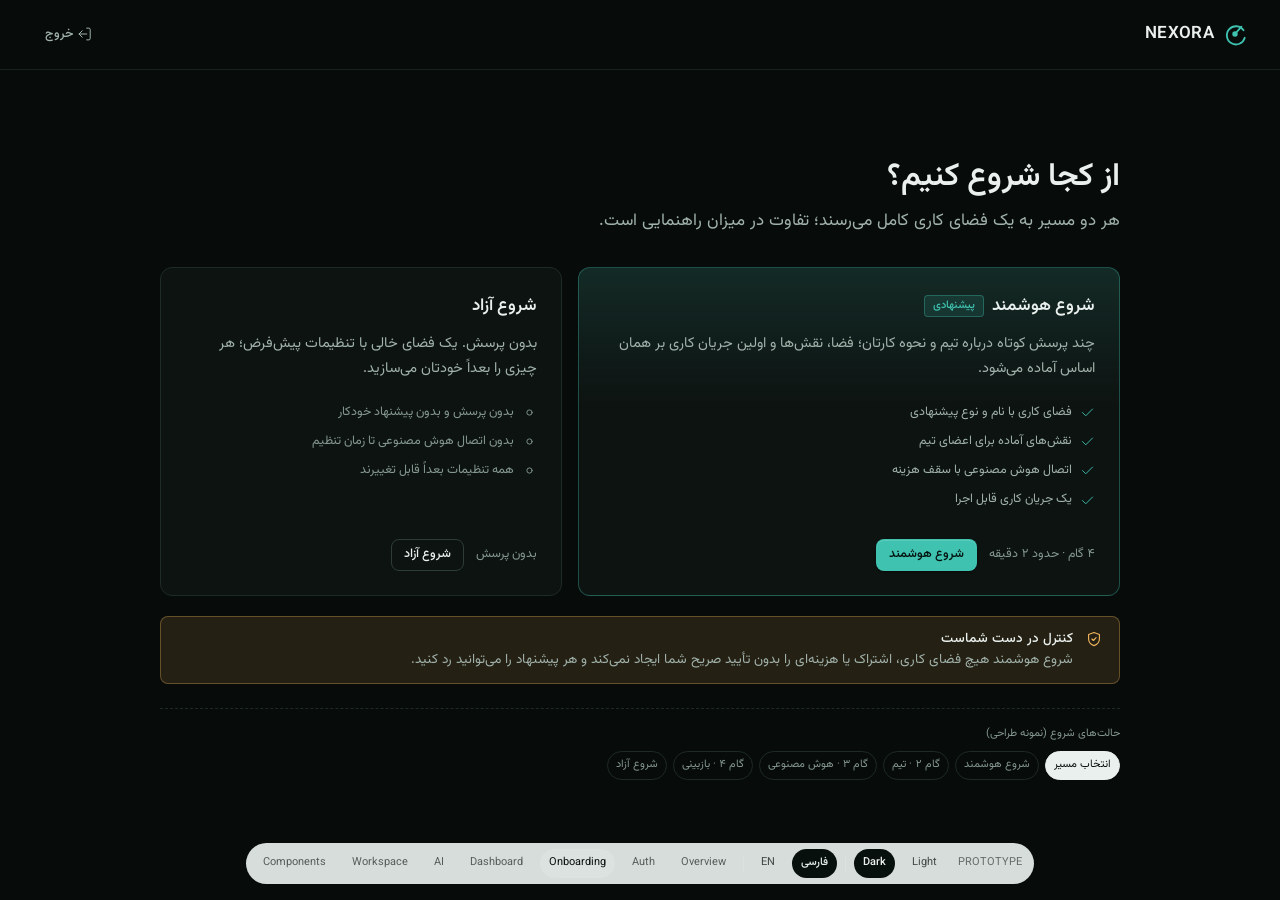
<file: design-preview/screens/onboarding.html>
<!doctype html>
<html lang="fa" dir="rtl" data-theme="dark">
<head>
  <meta charset="utf-8" />
  <meta name="viewport" content="width=device-width, initial-scale=1" />
  <title>NEXORA · Onboarding</title>
  <script>
    (function () {
      var l = localStorage.getItem('nx.lang') || 'fa';
      var t = localStorage.getItem('nx.theme') || 'dark';
      document.documentElement.lang = l;
      document.documentElement.dir = l === 'fa' ? 'rtl' : 'ltr';
      document.documentElement.setAttribute('data-theme', t);
    })();
  </script>
  <link rel="stylesheet" href="../assets/tokens.css" />
  <link rel="stylesheet" href="../assets/base.css" />
  <link rel="stylesheet" href="../assets/components.css" />
  <link rel="stylesheet" href="../assets/layouts.css" />
</head>
<body>
  <a class="skip-link" href="#onb-body" data-t="a11y.skip"></a>

  <div class="onb">
    <header class="onb__top">
      <a class="brand" href="../index.html" aria-label="NEXORA">
        <span class="brand__mark" id="brand-mark"></span>
        <span class="brand__word">NEXORA</span>
      </a>

      <div class="onb__steps" id="onb-steps" hidden>
        <span class="onb__step" data-step="1" data-state="current"><span class="onb__step-num" data-num="1"></span><span data-t="onb.step1"></span></span>
        <span class="onb__step-sep"></span>
        <span class="onb__step" data-step="2" data-state="next"><span class="onb__step-num" data-num="2"></span><span data-t="onb.step2"></span></span>
        <span class="onb__step-sep"></span>
        <span class="onb__step" data-step="3" data-state="next"><span class="onb__step-num" data-num="3"></span><span data-t="onb.step3"></span></span>
        <span class="onb__step-sep"></span>
        <span class="onb__step" data-step="4" data-state="next"><span class="onb__step-num" data-num="4"></span><span data-t="onb.step4"></span></span>
      </div>

      <div class="onb__progress" id="onb-progress" hidden aria-hidden="true">
        <div class="onb__progress-fill" id="onb-progress-fill"></div>
      </div>
      <p class="onb__progress-label" id="onb-progress-label" hidden>
        <span data-t="onb.stepOf"></span>
        <span class="t-num"><span id="onb-step-now" data-num="1"></span> / <span data-num="4"></span></span>
      </p>

      <button class="btn btn--quiet btn--sm onb__exit" type="button">
        <svg class="icon icon-dir" aria-hidden="true"><use href="#i-logout"></use></svg>
        <span data-t="onb.exit"></span>
      </button>
    </header>

    <main class="onb__body" id="onb-body">
      <div class="onb__wrap">

        <!-- 1 · Path choice (approved hybrid onboarding) -->
        <section class="onb-view" data-view="choice">
          <div class="onb__head">
            <h1 class="t-h1 onb__title" data-t="onb.choice.title"></h1>
            <p class="t-lead" data-t="onb.choice.sub"></p>
          </div>

          <div class="onb-paths">
            <button class="onb-path onb-path--primary" data-goto="smart">
              <div class="onb-path__title">
                <span data-t="onb.smart.title"></span>
                <span class="badge badge--primary" data-t="onb.recommended"></span>
              </div>
              <p class="onb-path__text" data-t="onb.smart.text"></p>
              <ul class="onb-path__list">
                <li><svg class="icon" aria-hidden="true"><use href="#i-check"></use></svg><span data-t="onb.smart.l1"></span></li>
                <li><svg class="icon" aria-hidden="true"><use href="#i-check"></use></svg><span data-t="onb.smart.l2"></span></li>
                <li><svg class="icon" aria-hidden="true"><use href="#i-check"></use></svg><span data-t="onb.smart.l3"></span></li>
                <li><svg class="icon" aria-hidden="true"><use href="#i-check"></use></svg><span data-t="onb.smart.l4"></span></li>
              </ul>
              <div class="onb-path__foot">
                <span class="t-caption" data-t="onb.smart.meta"></span>
                <span class="btn btn--primary btn--sm" data-t="onb.smart.cta"></span>
              </div>
            </button>

            <button class="onb-path" data-goto="free">
              <div class="onb-path__title"><span data-t="onb.free.title"></span></div>
              <p class="onb-path__text" data-t="onb.free.text"></p>
              <ul class="onb-path__list onb-path__list--muted">
                <li><svg class="icon" aria-hidden="true"><use href="#i-dot"></use></svg><span data-t="onb.free.l1"></span></li>
                <li><svg class="icon" aria-hidden="true"><use href="#i-dot"></use></svg><span data-t="onb.free.l2"></span></li>
                <li><svg class="icon" aria-hidden="true"><use href="#i-dot"></use></svg><span data-t="onb.free.l3"></span></li>
              </ul>
              <div class="onb-path__foot">
                <span class="t-caption" data-t="onb.free.meta"></span>
                <span class="btn btn--secondary btn--sm" data-t="onb.free.cta"></span>
              </div>
            </button>
          </div>

          <div class="callout callout--signal" style="margin-block-start:var(--nx-space-5)">
            <svg class="icon" aria-hidden="true"><use href="#i-shield"></use></svg>
            <div>
              <div class="callout__title" data-t="onb.consent.title"></div>
              <div data-t="onb.consent.body"></div>
            </div>
          </div>
        </section>

        <!-- 2 · Smart Start · step 1 -->
        <section class="onb-view" data-view="smart" hidden>
          <div class="onb__head">
            <h1 class="t-h2 onb__title" data-t="onb.smart.title2"></h1>
            <p class="t-body" data-t="onb.smart.sub2"></p>
          </div>

          <div class="onb-flow">
            <form class="stack stack-5" onsubmit="return false">
              <div class="field">
                <label class="field__label" for="onb-name" data-t="onb.field.name"></label>
                <input class="input" id="onb-name" type="text" value="استودیو آرا" />
                <p class="field__hint" data-t="onb.field.nameHint"></p>
              </div>

              <div class="field">
                <span class="field__label" data-t="onb.field.type"></span>
                <div class="segmented" role="group" aria-label="Workspace type">
                  <button type="button" aria-selected="false" data-t="ws.level.personal"></button>
                  <button type="button" aria-selected="true" data-t="ws.level.team"></button>
                  <button type="button" aria-selected="false" data-t="ws.level.org"></button>
                </div>
              </div>

              <div class="grid grid-2">
                <div class="field">
                  <label class="field__label" for="onb-size" data-t="onb.field.size"></label>
                  <select class="select" id="onb-size">
                    <option data-t="onb.size.1"></option>
                    <option selected data-t="onb.size.2"></option>
                    <option data-t="onb.size.3"></option>
                  </select>
                </div>
                <div class="field">
                  <label class="field__label" for="onb-lang" data-t="onb.field.lang"></label>
                  <select class="select" id="onb-lang">
                    <option selected>فارسی</option>
                    <option>English</option>
                  </select>
                </div>
              </div>

              <div class="field">
                <span class="field__label" data-t="onb.field.domain"></span>
                <div class="cluster cluster-2">
                  <button type="button" class="chip chip--action" aria-pressed="true" data-t="onb.domain.1"></button>
                  <button type="button" class="chip chip--action" aria-pressed="true" data-t="onb.domain.2"></button>
                  <button type="button" class="chip chip--action" aria-pressed="false" data-t="onb.domain.3"></button>
                  <button type="button" class="chip chip--action" aria-pressed="false" data-t="onb.domain.4"></button>
                </div>
              </div>
            </form>

            <aside class="onb-summary">
              <div class="rule-label"><span data-t="onb.summary.title"></span></div>
              <div class="onb-summary__item">
                <span class="tile-ico tile-ico--primary"><svg class="icon" aria-hidden="true"><use href="#i-users"></use></svg></span>
                <div>
                  <div class="list__title" data-t="onb.summary.1.title"></div>
                  <div class="list__sub"><span data-t="onb.summary.1.sub"></span></div>
                </div>
              </div>
              <div class="onb-summary__item">
                <span class="tile-ico"><svg class="icon" aria-hidden="true"><use href="#i-sparkle"></use></svg></span>
                <div>
                  <div class="list__title" data-t="onb.summary.2.title"></div>
                  <div class="list__sub"><span data-t="onb.summary.2.sub"></span></div>
                </div>
              </div>
              <div class="onb-summary__item">
                <span class="tile-ico"><svg class="icon" aria-hidden="true"><use href="#i-flow"></use></svg></span>
                <div>
                  <div class="list__title" data-t="onb.summary.3.title"></div>
                  <div class="list__sub"><span data-t="onb.summary.3.sub"></span></div>
                </div>
              </div>

              <div class="callout" style="margin-block-start:var(--nx-space-4)">
                <svg class="icon" aria-hidden="true"><use href="#i-info"></use></svg>
                <div data-t="onb.summary.note"></div>
              </div>

              <div class="cluster cluster-2" style="margin-block-start:var(--nx-space-6)">
                <button class="btn btn--secondary" data-goto="choice" data-t="common.back"></button>
                <button class="btn btn--primary" data-goto="smart2" data-t="common.continue"></button>
              </div>
            </aside>
          </div>
        </section>

        <!-- Smart Start · step 2 · team and access -->
        <section class="onb-view" data-view="smart2" hidden>
          <div class="onb__head">
            <h1 class="t-h2 onb__title" data-t="onb.s2.title"></h1>
            <p class="t-body" data-t="onb.s2.sub"></p>
          </div>

          <div class="onb-flow">
            <form class="stack stack-5" onsubmit="return false">
              <div class="field">
                <label class="field__label" for="onb-invite" data-t="onb.s2.inviteLabel"></label>
                <div class="cluster cluster-2" style="flex-wrap:nowrap">
                  <input class="input" id="onb-invite" type="email" dir="ltr" style="flex:1"
                         data-t-ph="onb.s2.invitePh" />
                  <button class="btn btn--secondary" type="button" data-demo-toast="toast.invited" data-t="onb.s2.add"></button>
                </div>
                <p class="field__hint" data-t="onb.s2.inviteHint"></p>
              </div>

              <div class="field">
                <span class="field__label" data-t="onb.s2.roleLabel"></span>
                <div class="segmented" role="group" aria-label="Default role">
                  <button type="button" aria-selected="true" data-t="onb.role.member"></button>
                  <button type="button" aria-selected="false" data-t="onb.role.admin"></button>
                  <button type="button" aria-selected="false" data-t="onb.role.guest"></button>
                </div>
                <p class="field__hint" data-t="onb.s2.roleNote"></p>
              </div>

              <div class="list list--flush">
                <div class="list__row">
                  <div class="list__main">
                    <div class="list__title" data-t="onb.s2.link"></div>
                    <div class="list__sub" data-t="onb.s2.linkSub"></div>
                  </div>
                  <label class="switch"><input type="checkbox" checked data-t-aria="onb.s2.link" /></label>
                </div>
                <div class="list__row">
                  <div class="list__main">
                    <div class="list__title" data-t="onb.s2.approve"></div>
                    <div class="list__sub" data-t="onb.s2.approveSub"></div>
                  </div>
                  <label class="switch"><input type="checkbox" checked data-t-aria="onb.s2.approve" /></label>
                </div>
              </div>
            </form>

            <aside class="onb-summary">
              <div class="rule-label"><span data-t="onb.s2.sum.title"></span></div>
              <div class="onb-summary__item">
                <span class="tile-ico tile-ico--primary"><svg class="icon" aria-hidden="true"><use href="#i-users"></use></svg></span>
                <div>
                  <div class="list__title" data-t="onb.s2.sum.1.title"></div>
                  <div class="list__sub" data-t="onb.s2.sum.1.sub"></div>
                </div>
              </div>
              <div class="onb-summary__item">
                <span class="tile-ico"><svg class="icon" aria-hidden="true"><use href="#i-shield"></use></svg></span>
                <div>
                  <div class="list__title" data-t="onb.s2.sum.2.title"></div>
                  <div class="list__sub" data-t="onb.s2.sum.2.sub"></div>
                </div>
              </div>
              <div class="onb-summary__item">
                <span class="tile-ico"><svg class="icon" aria-hidden="true"><use href="#i-link"></use></svg></span>
                <div>
                  <div class="list__title" data-t="onb.s2.sum.3.title"></div>
                  <div class="list__sub" data-t="onb.s2.sum.3.sub"></div>
                </div>
              </div>

              <div class="callout" style="margin-block-start:var(--nx-space-4)">
                <svg class="icon" aria-hidden="true"><use href="#i-info"></use></svg>
                <div data-t="onb.s2.note"></div>
              </div>

              <div class="cluster cluster-2" style="margin-block-start:var(--nx-space-6)">
                <button class="btn btn--secondary" data-goto="smart" data-t="common.back"></button>
                <button class="btn btn--primary" data-goto="smart3" data-t="common.continue"></button>
              </div>
            </aside>
          </div>
        </section>

        <!-- Smart Start · step 3 · AI -->
        <section class="onb-view" data-view="smart3" hidden>
          <div class="onb__head">
            <h1 class="t-h2 onb__title" data-t="onb.s3.title"></h1>
            <p class="t-body" data-t="onb.s3.sub"></p>
          </div>

          <div class="onb-flow">
            <form class="stack stack-5" onsubmit="return false">
              <div class="prov-grid">
                <div class="prov-option" role="button" tabindex="0" aria-pressed="true">
                  <div class="prov-option__head">
                    <span class="tile-ico tile-ico--primary"><svg class="icon" aria-hidden="true"><use href="#i-sparkle"></use></svg></span>
                    <div class="grow">
                      <div class="prov-option__title" data-t="onb.s3.central"></div>
                      <div class="t-caption" data-t="onb.s3.centralSub"></div>
                    </div>
                  </div>
                  <p class="t-caption" data-t="onb.s3.centralNote"></p>
                </div>

                <div class="prov-option" role="button" tabindex="0" aria-pressed="false">
                  <div class="prov-option__head">
                    <span class="tile-ico"><svg class="icon" aria-hidden="true"><use href="#i-key"></use></svg></span>
                    <div class="grow">
                      <div class="prov-option__title" data-t="onb.s3.personal"></div>
                      <div class="t-caption" data-t="onb.s3.personalSub"></div>
                    </div>
                  </div>
                  <p class="t-caption" data-t="onb.s3.personalNote"></p>
                </div>
              </div>

              <div class="field">
                <label class="field__label" for="onb-model" data-t="onb.s3.model"></label>
                <select class="select" id="onb-model">
                  <option selected data-t="onb.model.balanced"></option>
                  <option data-t="onb.model.fast"></option>
                  <option data-t="onb.model.deep"></option>
                </select>
              </div>

              <details class="onb-adv">
                <summary>
                  <svg class="icon icon-16 icon-dir" aria-hidden="true"><use href="#i-chevronRight"></use></svg>
                  <span data-t="onb.s3.adv"></span>
                  <span class="onb-adv__hint" data-t="onb.s3.advHint"></span>
                </summary>
                <div class="stack stack-5 onb-adv__body">
                  <div class="field">
                    <label class="field__label" for="onb-cap" data-t="onb.s3.cap"></label>
                    <input class="input" id="onb-cap" type="text" inputmode="numeric" value="50" dir="ltr" />
                    <p class="field__hint" data-t="onb.s3.capHint"></p>
                  </div>

                  <div class="field">
                    <label class="field__label" for="onb-retention" data-t="onb.s3.retention"></label>
                    <select class="select" id="onb-retention">
                      <option data-t="onb.s3.ret.1"></option>
                      <option selected data-t="onb.s3.ret.2"></option>
                      <option data-t="onb.s3.ret.3"></option>
                    </select>
                    <p class="field__hint" data-t="onb.s3.retHint"></p>
                  </div>

                  <div class="list list--flush">
                    <div class="list__row">
                      <div class="list__main">
                        <div class="list__title" data-t="onb.s3.fail"></div>
                        <div class="list__sub" data-t="onb.s3.failSub"></div>
                      </div>
                      <label class="switch"><input type="checkbox" checked data-t-aria="onb.s3.fail" /></label>
                    </div>
                  </div>
                </div>
              </details>
            </form>

            <aside class="onb-summary">
              <div class="rule-label"><span data-t="onb.s3.sum.title"></span></div>
              <div class="onb-summary__item">
                <span class="tile-ico tile-ico--primary"><svg class="icon" aria-hidden="true"><use href="#i-sparkle"></use></svg></span>
                <div>
                  <div class="list__title" data-t="onb.s3.sum.1.title"></div>
                  <div class="list__sub" data-t="onb.s3.sum.1.sub"></div>
                </div>
              </div>
              <div class="onb-summary__item">
                <span class="tile-ico"><svg class="icon" aria-hidden="true"><use href="#i-chart"></use></svg></span>
                <div>
                  <div class="list__title" data-t="onb.s3.sum.2.title"></div>
                  <div class="list__sub" data-t="onb.s3.sum.2.sub"></div>
                </div>
              </div>
              <div class="onb-summary__item">
                <span class="tile-ico"><svg class="icon" aria-hidden="true"><use href="#i-lock"></use></svg></span>
                <div>
                  <div class="list__title" data-t="onb.s3.sum.3.title"></div>
                  <div class="list__sub" data-t="onb.s3.sum.3.sub"></div>
                </div>
              </div>

              <div class="callout" style="margin-block-start:var(--nx-space-4)">
                <svg class="icon" aria-hidden="true"><use href="#i-info"></use></svg>
                <div data-t="onb.s3.note"></div>
              </div>

              <div class="cluster cluster-2" style="margin-block-start:var(--nx-space-6)">
                <button class="btn btn--secondary" data-goto="smart2" data-t="common.back"></button>
                <button class="btn btn--primary" data-goto="smart4" data-t="common.continue"></button>
              </div>
            </aside>
          </div>
        </section>

        <!-- Smart Start · step 4 · review and create -->
        <section class="onb-view" data-view="smart4" hidden>
          <div class="onb__head">
            <h1 class="t-h2 onb__title" data-t="onb.s4.title"></h1>
            <p class="t-body" data-t="onb.s4.sub"></p>
          </div>

          <div class="onb-flow">
            <div class="stack stack-5">
              <div class="list list--flush">
                <div class="list__row">
                  <div class="list__main">
                    <div class="list__title" data-t="onb.s4.r1.title"></div>
                    <div class="list__sub" data-t="onb.s4.r1.sub"></div>
                  </div>
                  <button class="btn btn--quiet btn--sm" data-goto="smart" data-t="common.edit"></button>
                </div>
                <div class="list__row">
                  <div class="list__main">
                    <div class="list__title" data-t="onb.s4.r2.title"></div>
                    <div class="list__sub" data-t="onb.s4.r2.sub"></div>
                  </div>
                  <button class="btn btn--quiet btn--sm" data-goto="smart2" data-t="common.edit"></button>
                </div>
                <div class="list__row">
                  <div class="list__main">
                    <div class="list__title" data-t="onb.s4.r3.title"></div>
                    <div class="list__sub" data-t="onb.s4.r3.sub"></div>
                  </div>
                  <button class="btn btn--quiet btn--sm" data-goto="smart3" data-t="common.edit"></button>
                </div>
              </div>

              <div class="stack stack-3">
                <label class="check">
                  <input type="checkbox" checked />
                  <span data-t="onb.s4.consent1"></span>
                </label>
                <label class="check">
                  <input type="checkbox" checked />
                  <span data-t="onb.s4.consent2"></span>
                </label>
                <label class="check">
                  <input type="checkbox" />
                  <span data-t="onb.s4.consent3"></span>
                </label>
              </div>
            </div>

            <aside class="onb-summary">
              <div class="rule-label"><span data-t="onb.s4.sum.title"></span></div>
              <div class="onb-summary__item">
                <span class="tile-ico tile-ico--primary"><svg class="icon" aria-hidden="true"><use href="#i-check"></use></svg></span>
                <div>
                  <div class="list__title" data-t="onb.s4.sum.1.title"></div>
                  <div class="list__sub" data-t="onb.s4.sum.1.sub"></div>
                </div>
              </div>
              <div class="onb-summary__item">
                <span class="tile-ico"><svg class="icon" aria-hidden="true"><use href="#i-clock"></use></svg></span>
                <div>
                  <div class="list__title" data-t="onb.s4.sum.2.title"></div>
                  <div class="list__sub" data-t="onb.s4.sum.2.sub"></div>
                </div>
              </div>

              <div class="callout" style="margin-block-start:var(--nx-space-4)">
                <svg class="icon" aria-hidden="true"><use href="#i-info"></use></svg>
                <div data-t="onb.s4.note"></div>
              </div>

              <div class="cluster cluster-2" style="margin-block-start:var(--nx-space-6)">
                <button class="btn btn--secondary" data-goto="smart3" data-t="common.back"></button>
                <button class="btn btn--primary" data-demo-toast="toast.saved" data-t="onb.s4.create"></button>
              </div>
            </aside>
          </div>
        </section>

        <!-- 3 · Free Start -->
        <section class="onb-view" data-view="free" hidden>
          <div class="onb__head">
            <h1 class="t-h2 onb__title" data-t="onb.free.title2"></h1>
            <p class="t-body" data-t="onb.free.sub2"></p>
          </div>

          <div style="max-width:440px">
            <form class="stack stack-5" onsubmit="return false">
              <div class="field">
                <label class="field__label" for="free-name" data-t="onb.field.name"></label>
                <input class="input" id="free-name" type="text" data-t-ph="onb.free.namePh" />
              </div>
              <div class="field">
                <span class="field__label" data-t="onb.field.type"></span>
                <div class="segmented" role="group" aria-label="Workspace type">
                  <button type="button" aria-selected="true" data-t="ws.level.personal"></button>
                  <button type="button" aria-selected="false" data-t="ws.level.team"></button>
                  <button type="button" aria-selected="false" data-t="ws.level.org"></button>
                </div>
              </div>
              <div class="callout">
                <svg class="icon" aria-hidden="true"><use href="#i-info"></use></svg>
                <div data-t="onb.free.note"></div>
              </div>
              <div class="cluster cluster-2">
                <button class="btn btn--secondary" data-goto="choice" data-t="common.back"></button>
                <button class="btn btn--primary" data-demo-toast="toast.saved" data-t="onb.free.create"></button>
              </div>
            </form>
          </div>
        </section>

        <!-- Prototype state switcher -->
        <div class="state-switch" role="group" aria-label="Onboarding states">
          <span class="state-switch__label" data-t="onb.states"></span>
          <button data-goto="choice" aria-pressed="true" data-t="onb.state.choice"></button>
          <button data-goto="smart" aria-pressed="false" data-t="onb.state.smart"></button>
          <button data-goto="smart2" aria-pressed="false" data-t="onb.state.s2"></button>
          <button data-goto="smart3" aria-pressed="false" data-t="onb.state.s3"></button>
          <button data-goto="smart4" aria-pressed="false" data-t="onb.state.s4"></button>
          <button data-goto="free" aria-pressed="false" data-t="onb.state.free"></button>
        </div>
      </div>
    </main>
  </div>

  <div class="scrim" id="scrim"></div>
  <div id="devbar-slot"></div>

  <script src="../assets/icons.js"></script>
  <script src="../assets/i18n.js"></script>
  <script src="../assets/lang/common.js"></script>
  <script src="../assets/lang/onboarding.js"></script>
  <script src="../assets/chrome.js"></script>
  <script>
    document.getElementById('brand-mark').innerHTML = NX.mark(26);
    document.getElementById('devbar-slot').outerHTML = NX.devbar(NX.screens, 'onboarding');

    function showView(name) {
      document.querySelectorAll('.onb-view').forEach(function (v) {
        v.hidden = v.getAttribute('data-view') !== name;
      });
      document.querySelectorAll('.state-switch button').forEach(function (b) {
        b.setAttribute('aria-pressed', String(b.getAttribute('data-goto') === name));
      });

      /* The step marker is derived from the view, so it can never disagree
         with the screen it labels. */
      var step = name === 'smart' ? 1 : name === 'smart2' ? 2 : name === 'smart3' ? 3 : name === 'smart4' ? 4 : 0;
      document.getElementById('onb-steps').hidden = step === 0;

      /* The bar and the compact counter are the same fact at two widths: the
         full step list is hidden below 640px, and a step you cannot see is a
         step you cannot trust. */
      var bar = document.getElementById('onb-progress');
      var fill = document.getElementById('onb-progress-fill');
      var label = document.getElementById('onb-progress-label');
      var now = document.getElementById('onb-step-now');
      if (bar) bar.hidden = step === 0;
      if (label) label.hidden = step === 0;
      if (fill) fill.style.width = (step / 4 * 100) + '%';
      if (now) now.textContent = NX.i18n.num(step);
      document.querySelectorAll('.onb__step').forEach(function (s) {
        var n = Number(s.getAttribute('data-step'));
        s.setAttribute('data-state', n < step ? 'done' : n === step ? 'current' : 'next');
      });

      window.scrollTo({ top: 0 });
    }
    document.querySelectorAll('[data-goto]').forEach(function (b) {
      b.addEventListener('click', function (e) {
        e.preventDefault();
        showView(b.getAttribute('data-goto'));
      });
    });
    document.querySelectorAll('.segmented button').forEach(function (b) {
      b.addEventListener('click', function () {
        b.parentElement.querySelectorAll('button').forEach(function (x) {
          x.setAttribute('aria-selected', 'false');
        });
        b.setAttribute('aria-selected', 'true');
      });
    });
    document.querySelectorAll('.chip[aria-pressed]').forEach(function (c) {
      c.addEventListener('click', function () {
        c.setAttribute('aria-pressed', c.getAttribute('aria-pressed') === 'true' ? 'false' : 'true');
      });
    });
  </script>
  <script src="../assets/app.js"></script>
</body>
</html>
</file>
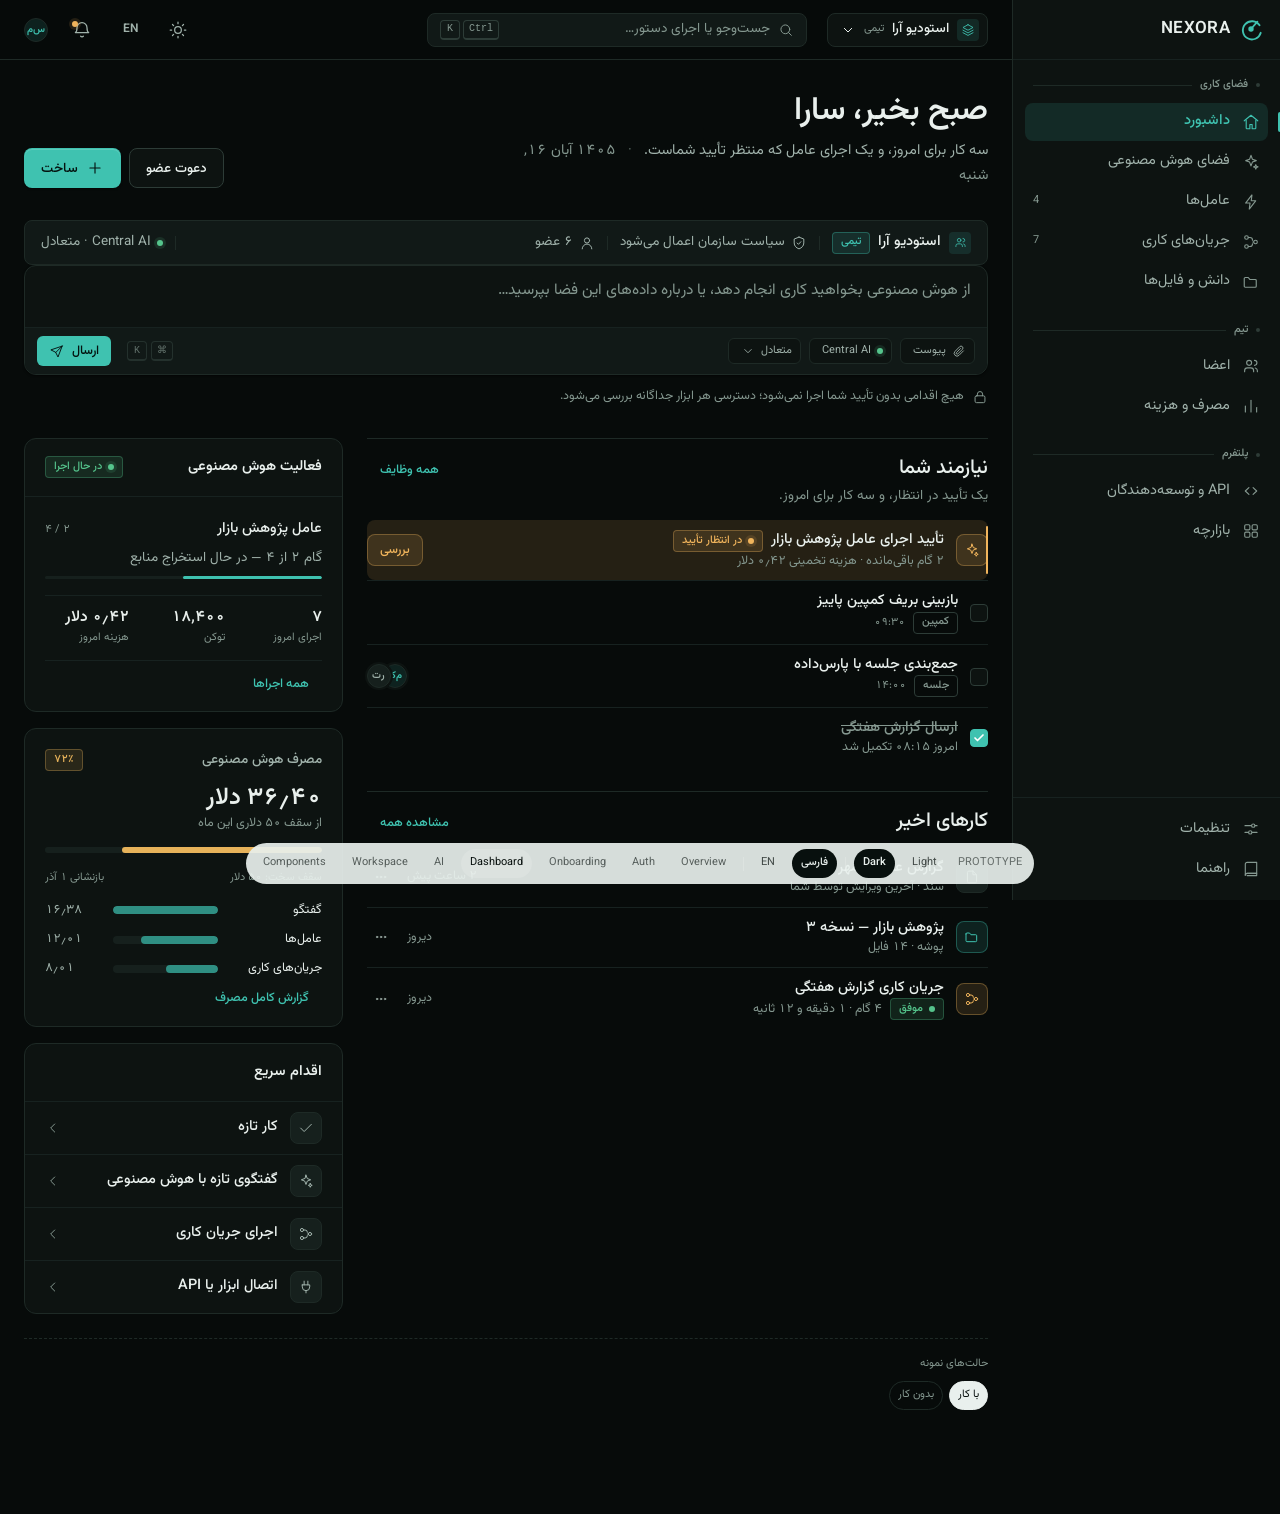
<file: design-preview/screens/shell.html>
<!doctype html>
<html lang="fa" dir="rtl" data-theme="dark">
<head>
  <meta charset="utf-8" />
  <meta name="viewport" content="width=device-width, initial-scale=1" />
  <title>NEXORA · Dashboard</title>
  <meta name="description" content="NEXORA design prototype — application shell and dashboard." />
  <script>
    (function () {
      var l = localStorage.getItem('nx.lang') || 'fa';
      var t = localStorage.getItem('nx.theme') || 'dark';
      document.documentElement.lang = l;
      document.documentElement.dir = l === 'fa' ? 'rtl' : 'ltr';
      document.documentElement.setAttribute('data-theme', t);
    })();
  </script>
  <link rel="stylesheet" href="../assets/tokens.css" />
  <link rel="stylesheet" href="../assets/base.css" />
  <link rel="stylesheet" href="../assets/components.css" />
  <link rel="stylesheet" href="../assets/layouts.css" />
</head>
<body>
  <a class="skip-link" href="#main" data-t="a11y.skip"></a>

  <div class="shell" id="shell">
    <div id="rail-slot"></div>
    <div class="main">
      <div id="topbar-slot"></div>

      <main class="content" id="main">
        <div class="page-head reveal">
          <div>
            <h1 class="t-h1 page-head__title" data-t="dash.greeting"></h1>
            <p class="page-head__sub">
              <span data-t="dash.sub"></span>
              <span class="page-head__dot" aria-hidden="true">·</span>
              <span class="page-head__date" data-date="2026-11-07" data-date-style="long"></span>
            </p>
          </div>
          <div class="cluster cluster-2">
            <button class="btn btn--secondary" data-demo-toast="toast.saved">
              <span data-t="dash.invite"></span>
            </button>
            <button class="btn btn--primary" data-demo-toast="toast.saved">
              <svg class="icon" aria-hidden="true"><use href="#i-plus"></use></svg>
              <span data-t="dash.new"></span>
            </button>
          </div>
        </div>

        <!-- Context strip: which scope am I in, and under whose policy -->
        <div class="ctxbar reveal reveal-1">
          <span class="ctxbar__item ctxbar__item--lead">
            <span class="ctxbar__mark"><svg class="icon" aria-hidden="true"><use href="#i-users"></use></svg></span>
            <span class="ctxbar__name" data-t="ws.team"></span>
            <span class="badge badge--primary" data-t="ws.level.team"></span>
          </span>
          <span class="ctxbar__sep" aria-hidden="true"></span>
          <span class="ctxbar__item">
            <svg class="icon icon-16" aria-hidden="true"><use href="#i-shield"></use></svg>
            <span data-t="dash.ctx.policy"></span>
          </span>
          <span class="ctxbar__sep" aria-hidden="true"></span>
          <span class="ctxbar__item">
            <svg class="icon icon-16" aria-hidden="true"><use href="#i-user"></use></svg>
            <span><span data-num="6"></span> <span data-t="common.members"></span></span>
          </span>
          <span class="ctxbar__sep ctxbar__sep--auto" aria-hidden="true"></span>
          <span class="ctxbar__item ctxbar__item--end">
            <span class="dot dot--live"></span>
            <span data-t="dash.ctx.provider"></span>
          </span>
        </div>

        <!-- AI entry point: fixed presence in the shell, per spec 14.5 -->
        <section class="composer reveal reveal-1" aria-labelledby="composer-title">
          <h2 class="visually-hidden" id="composer-title" data-t="dash.composer.label"></h2>
          <label class="visually-hidden" for="composer-input" data-t="dash.composer.label"></label>
          <textarea class="composer__input" id="composer-input" rows="1" data-t-ph="dash.composer.ph"></textarea>
          <div class="composer__bar">
            <button class="chip chip--action" data-t-tip="dash.composer.attach">
              <svg class="icon" aria-hidden="true"><use href="#i-clip"></use></svg>
              <span data-t="dash.composer.attach"></span>
            </button>
            <button class="chip chip--action" data-t-tip="dash.composer.providerTip">
              <span class="dot dot--live"></span>
              <span>Central AI</span>
            </button>
            <button class="chip chip--action">
              <span data-t="dash.composer.model"></span>
              <svg class="icon" aria-hidden="true"><use href="#i-chevronDown"></use></svg>
            </button>
            <span class="composer__hint" aria-hidden="true"><span class="kbd">⌘</span><span class="kbd">K</span></span>
            <button class="composer__send" data-demo-toast="toast.paletteRun">
              <span data-t="dash.composer.send"></span>
              <svg class="icon" aria-hidden="true"><use href="#i-send"></use></svg>
            </button>
          </div>
        </section>
        <p class="t-caption cluster cluster-2 reveal reveal-1" style="margin-block:var(--nx-space-3) 0">
          <svg class="icon icon-16" aria-hidden="true"><use href="#i-lock"></use></svg>
          <span data-t="dash.composer.note"></span>
        </p>

        <div class="split split--command section-gap">
          <!-- Primary column -->
          <div class="stack stack-6 reveal reveal-2">
            <section class="flat" aria-labelledby="needs-title">
              <div class="flat__head">
                <div>
                  <h2 class="t-h3" id="needs-title" data-t="dash.needs.title"></h2>
                  <p class="flat__sub" data-t="dash.needs.sub"></p>
                </div>
                <a class="btn btn--quiet btn--sm" href="#" data-t="dash.today.all"></a>
              </div>

              <ul class="list list--flush" data-hide-in="dash:empty">
                <!-- The one thing that is actually blocked on a human goes first. -->
                <li class="list__row list__row--approval">
                  <span class="tile-ico tile-ico--signal"><svg class="icon" aria-hidden="true"><use href="#i-sparkle"></use></svg></span>
                  <div class="list__main">
                    <div class="list__title">
                      <span data-t="dash.task2"></span>
                      <span class="badge badge--signal">
                        <span class="dot dot--signal"></span>
                        <span data-t="common.pending"></span>
                      </span>
                    </div>
                    <div class="list__sub">
                      <span data-t="dash.task2.sub"></span>
                    </div>
                  </div>
                  <button class="btn btn--signal btn--sm" data-demo-toast="toast.saved">
                    <span data-t="dash.task2.cta"></span>
                  </button>
                </li>

                <li class="list__row">
                  <label class="check" style="align-items:center">
                    <input type="checkbox" data-t-aria="dash.task1" />
                  </label>
                  <div class="list__main">
                    <div class="list__title" data-t="dash.task1"></div>
                    <div class="list__sub">
                      <span class="badge badge--plain" data-t="dash.task1.tag"></span>
                      <span class="t-meta" data-date="2026-11-07T09:30" data-date-style="time"></span>
                    </div>
                  </div>
                </li>

                <li class="list__row">
                  <label class="check" style="align-items:center">
                    <input type="checkbox" data-t-aria="dash.task3" />
                  </label>
                  <div class="list__main">
                    <div class="list__title" data-t="dash.task3"></div>
                    <div class="list__sub">
                      <span class="badge badge--plain" data-t="dash.task3.tag"></span>
                      <span class="t-meta" data-date="2026-11-07T14:00" data-date-style="time"></span>
                    </div>
                  </div>
                  <div class="avatar-stack" aria-label="Participants">
                    <span class="avatar avatar--sm">م‌ک</span>
                    <span class="avatar avatar--sm avatar--neutral">ر‌ت</span>
                  </div>
                </li>

                <li class="list__row">
                  <label class="check" style="align-items:center">
                    <input type="checkbox" checked data-t-aria="dash.task4" />
                  </label>
                  <div class="list__main">
                    <div class="list__title" style="text-decoration:line-through;color:var(--nx-text-3)" data-t="dash.task4"></div>
                    <div class="list__sub">
                      <span data-t="dash.task4.sub"></span>
                    </div>
                  </div>
                </li>
              </ul>

              <div class="empty empty--center" style="border:0;background:none" data-variant-group="dash" data-variant="empty" hidden>
                <span class="empty__mark"><svg class="icon" aria-hidden="true"><use href="#i-check"></use></svg></span>
                <h3 class="t-h3" data-t="dash.empty.title"></h3>
                <p class="t-body" data-t="dash.empty.body"></p>
                <div class="cluster cluster-2" style="justify-content:center">
                  <button class="btn btn--primary btn--sm" data-demo-toast="toast.saved" data-t="dash.empty.cta"></button>
                  <button class="btn btn--ghost btn--sm" data-t="dash.empty.alt"></button>
                </div>
              </div>
            </section>

            <section class="flat" aria-labelledby="recent-title">
              <div class="flat__head">
                <h2 class="t-h3" id="recent-title" data-t="dash.recent.title"></h2>
                <a class="btn btn--quiet btn--sm" href="#" data-t="common.viewAll"></a>
              </div>

              <ul class="list list--flush">
                <li class="list__row">
                  <span class="tile-ico"><svg class="icon" aria-hidden="true"><use href="#i-file"></use></svg></span>
                  <div class="list__main">
                    <div class="list__title" data-t="dash.recent1"></div>
                    <div class="list__sub"><span data-t="dash.recent1.sub"></span></div>
                  </div>
                  <span class="list__meta" data-t="dash.recent1.when"></span>
                  <button class="icon-btn icon-btn--sm" data-t-aria="common.edit">
                    <svg class="icon" aria-hidden="true"><use href="#i-more"></use></svg>
                  </button>
                </li>
                <li class="list__row">
                  <span class="tile-ico tile-ico--primary"><svg class="icon" aria-hidden="true"><use href="#i-folder"></use></svg></span>
                  <div class="list__main">
                    <div class="list__title" data-t="dash.recent2"></div>
                    <div class="list__sub"><span data-t="dash.recent2.sub"></span></div>
                  </div>
                  <span class="list__meta" data-t="dash.recent2.when"></span>
                  <button class="icon-btn icon-btn--sm" data-t-aria="common.edit">
                    <svg class="icon" aria-hidden="true"><use href="#i-more"></use></svg>
                  </button>
                </li>
                <li class="list__row">
                  <span class="tile-ico tile-ico--signal"><svg class="icon" aria-hidden="true"><use href="#i-flow"></use></svg></span>
                  <div class="list__main">
                    <div class="list__title" data-t="dash.recent3"></div>
                    <div class="list__sub">
                      <span class="badge badge--ok"><span class="dot"></span><span data-t="dash.recent3.state"></span></span>
                      <span data-t="dash.recent3.sub"></span>
                    </div>
                  </div>
                  <span class="list__meta" data-t="dash.recent3.when"></span>
                  <button class="icon-btn icon-btn--sm" data-t-aria="common.edit">
                    <svg class="icon" aria-hidden="true"><use href="#i-more"></use></svg>
                  </button>
                </li>
              </ul>
            </section>
          </div>

          <!-- Secondary column: what the machine is doing, and what it costs -->
          <aside class="stack stack-4 reveal reveal-3">
            <section class="panel panel--live" aria-labelledby="ai-title">
              <div class="panel__head">
                <h2 class="panel__title" id="ai-title" data-t="dash.ai.title"></h2>
                <span class="badge badge--ok"><span class="dot dot--live"></span><span data-t="dash.ai.live"></span></span>
              </div>
              <div class="panel__body stack stack-4">
                <div class="run">
                  <div class="run__top">
                    <span class="run__name" data-t="dash.ai.runName"></span>
                    <span class="t-meta t-num"><span data-num="2"></span> / <span data-num="4"></span></span>
                  </div>
                  <div class="run__step" data-t="dash.ai.step"></div>
                  <div class="meter meter--thin" role="img" aria-label="50%">
                    <div class="meter__fill" style="width:50%"></div>
                  </div>
                </div>

                <div class="stat3">
                  <div class="stat3__cell">
                    <div class="stat3__v t-num" data-num="7"></div>
                    <div class="stat3__l" data-t="dash.ai.runs"></div>
                  </div>
                  <div class="stat3__cell">
                    <div class="stat3__v t-num" data-num="18400"></div>
                    <div class="stat3__l" data-t="dash.ai.tokens"></div>
                  </div>
                  <div class="stat3__cell">
                    <div class="stat3__v t-num" data-t="dash.ai.cost"></div>
                    <div class="stat3__l" data-t="dash.ai.costLabel"></div>
                  </div>
                </div>

                <a class="btn btn--quiet btn--sm" href="#" data-t="dash.ai.link"></a>
              </div>
            </section>

            <section class="panel" aria-labelledby="usage-title">
              <div class="panel__body stack stack-3">
                <div class="cluster-between">
                  <h2 class="t-label" id="usage-title" data-t="dash.usage.title"></h2>
                  <span class="badge badge--warn" data-t="dash.usage.badge"></span>
                </div>
                <div>
                  <div class="t-h2 t-num" data-t="dash.usage.value"></div>
                  <div class="t-caption" data-t="dash.usage.cap"></div>
                </div>
                <div class="meter" role="img" aria-label="72%">
                  <div class="meter__fill meter__fill--warn" style="width:72%"></div>
                </div>
                <div class="usage__foot">
                  <span data-t="dash.usage.hard"></span>
                  <span class="usage__reset" data-t="dash.usage.reset"></span>
                </div>
                <div class="bars">
                  <div class="bars__row">
                    <span data-t="dash.usage.b1"></span>
                    <span class="bars__track"><span class="bars__fill" style="width:100%"></span></span>
                    <span class="bars__val" data-num="16.38" data-num-dec="2"></span>
                  </div>
                  <div class="bars__row">
                    <span data-t="dash.usage.b2"></span>
                    <span class="bars__track"><span class="bars__fill" style="width:73%"></span></span>
                    <span class="bars__val" data-num="12.01" data-num-dec="2"></span>
                  </div>
                  <div class="bars__row">
                    <span data-t="dash.usage.b3"></span>
                    <span class="bars__track"><span class="bars__fill" style="width:49%"></span></span>
                    <span class="bars__val" data-num="8.01" data-num-dec="2"></span>
                  </div>
                </div>
                <a class="btn btn--quiet btn--sm" href="#" data-t="dash.usage.link"></a>
              </div>
            </section>

            <section class="panel" aria-labelledby="qa-title">
              <div class="panel__head">
                <h2 class="panel__title" id="qa-title" data-t="dash.qa.title"></h2>
              </div>
              <ul class="list">
                <li class="list__row">
                  <span class="tile-ico"><svg class="icon" aria-hidden="true"><use href="#i-check"></use></svg></span>
                  <div class="list__main"><div class="list__title" data-t="dash.qa.t1"></div></div>
                  <svg class="icon icon-16 icon-dir" aria-hidden="true" style="color:var(--nx-text-3)"><use href="#i-chevronRight"></use></svg>
                </li>
                <li class="list__row">
                  <span class="tile-ico"><svg class="icon" aria-hidden="true"><use href="#i-sparkle"></use></svg></span>
                  <div class="list__main"><div class="list__title" data-t="dash.qa.t2"></div></div>
                  <svg class="icon icon-16 icon-dir" aria-hidden="true" style="color:var(--nx-text-3)"><use href="#i-chevronRight"></use></svg>
                </li>
                <li class="list__row">
                  <span class="tile-ico"><svg class="icon" aria-hidden="true"><use href="#i-flow"></use></svg></span>
                  <div class="list__main"><div class="list__title" data-t="dash.qa.t3"></div></div>
                  <svg class="icon icon-16 icon-dir" aria-hidden="true" style="color:var(--nx-text-3)"><use href="#i-chevronRight"></use></svg>
                </li>
                <li class="list__row">
                  <span class="tile-ico"><svg class="icon" aria-hidden="true"><use href="#i-plug"></use></svg></span>
                  <div class="list__main"><div class="list__title" data-t="dash.qa.t4"></div></div>
                  <svg class="icon icon-16 icon-dir" aria-hidden="true" style="color:var(--nx-text-3)"><use href="#i-chevronRight"></use></svg>
                </li>
              </ul>
            </section>
          </aside>
        </div>

        <div class="state-switch" role="group" aria-label="Dashboard states">
          <span class="state-switch__label" data-t="demo.states.dash"></span>
          <button data-demo-variant="dash:normal" aria-pressed="true" data-t="demo.dash.normal"></button>
          <button data-demo-variant="dash:empty" aria-pressed="false" data-t="demo.dash.empty"></button>
        </div>
      </main>
    </div>
  </div>

  <div class="scrim" id="scrim"></div>
  <div id="drawer-slot"></div>
  <div id="palette-slot"></div>
  <div id="devbar-slot"></div>

  <script src="../assets/icons.js"></script>
  <script src="../assets/i18n.js"></script>
  <script src="../assets/lang/common.js"></script>
  <script src="../assets/lang/dashboard.js"></script>
  <script src="../assets/chrome.js"></script>
  <script>
    document.getElementById('rail-slot').outerHTML = NX.rail('dashboard');
    document.getElementById('topbar-slot').outerHTML = NX.topbar();
    document.getElementById('drawer-slot').outerHTML = NX.drawer();
    document.getElementById('palette-slot').outerHTML = NX.palette();
    document.getElementById('devbar-slot').outerHTML = NX.devbar(NX.screens, 'dashboard');
  </script>
  <script src="../assets/app.js"></script>
</body>
</html>
</file>
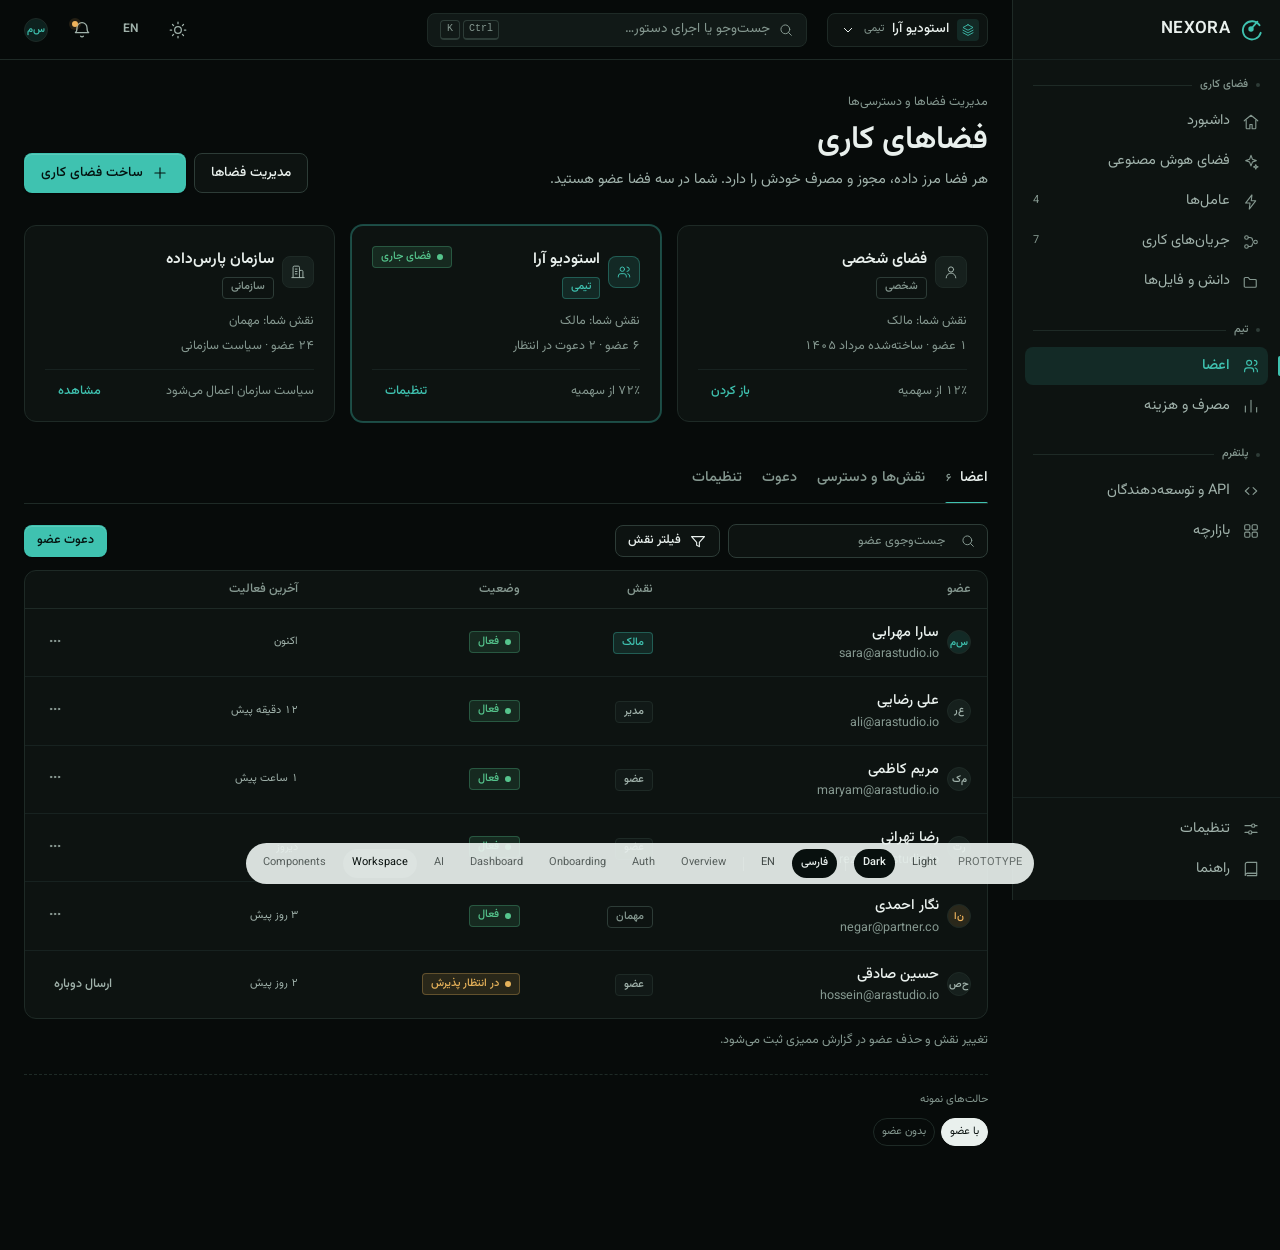
<file: design-preview/screens/workspace.html>
<!doctype html>
<html lang="fa" dir="rtl" data-theme="dark">
<head>
  <meta charset="utf-8" />
  <meta name="viewport" content="width=device-width, initial-scale=1" />
  <title>NEXORA · Workspace</title>
  <script>
    (function () {
      var l = localStorage.getItem('nx.lang') || 'fa';
      var t = localStorage.getItem('nx.theme') || 'dark';
      document.documentElement.lang = l;
      document.documentElement.dir = l === 'fa' ? 'rtl' : 'ltr';
      document.documentElement.setAttribute('data-theme', t);
    })();
  </script>
  <link rel="stylesheet" href="../assets/tokens.css" />
  <link rel="stylesheet" href="../assets/base.css" />
  <link rel="stylesheet" href="../assets/components.css" />
  <link rel="stylesheet" href="../assets/layouts.css" />
</head>
<body>
  <a class="skip-link" href="#main" data-t="a11y.skip"></a>

  <div class="shell" id="shell">
    <div id="rail-slot"></div>
    <div class="main">
      <div id="topbar-slot"></div>

      <main class="content" id="main">
        <div class="page-head">
          <div>
            <div class="page-head__meta"><span data-t="wsPage.meta"></span></div>
            <h1 class="t-h1 page-head__title" data-t="wsPage.title"></h1>
            <p class="page-head__sub" data-t="wsPage.sub"></p>
          </div>
          <div class="cluster cluster-2">
            <button class="btn btn--secondary" data-demo-toast="toast.saved" data-t="wsPage.manage"></button>
            <button class="btn btn--primary" data-demo-toast="toast.saved">
              <svg class="icon icon-18" aria-hidden="true"><use href="#i-plus"></use></svg>
              <span data-t="wsPage.create"></span>
            </button>
          </div>
        </div>

        <!-- Workspace set -->
        <div class="ws-cards">
          <article class="ws-card">
            <div class="ws-card__head">
              <div class="cluster cluster-2">
                <span class="tile-ico"><svg class="icon" aria-hidden="true"><use href="#i-user"></use></svg></span>
                <div>
                  <div class="ws-card__name" data-t="ws.personal"></div>
                  <span class="badge badge--plain" data-t="ws.level.personal"></span>
                </div>
              </div>
            </div>
            <div class="ws-card__meta">
              <span data-t="wsPage.personal.role"></span>
              <span data-t="wsPage.personal.meta"></span>
            </div>
            <div class="ws-card__foot">
              <span class="t-caption" data-t="wsPage.personal.usage"></span>
              <button class="btn btn--quiet btn--sm" data-t="wsPage.open"></button>
            </div>
          </article>

          <article class="ws-card" data-current="true">
            <div class="ws-card__head">
              <div class="cluster cluster-2">
                <span class="tile-ico tile-ico--primary"><svg class="icon" aria-hidden="true"><use href="#i-users"></use></svg></span>
                <div>
                  <div class="ws-card__name" data-t="ws.team"></div>
                  <span class="badge badge--primary" data-t="ws.level.team"></span>
                </div>
              </div>
              <span class="badge badge--ok"><span class="dot"></span><span data-t="wsPage.current"></span></span>
            </div>
            <div class="ws-card__meta">
              <span data-t="wsPage.team.role"></span>
              <span data-t="wsPage.team.meta"></span>
            </div>
            <div class="ws-card__foot">
              <span class="t-caption" data-t="wsPage.team.usage"></span>
              <button class="btn btn--quiet btn--sm" data-t="wsPage.settings"></button>
            </div>
          </article>

          <article class="ws-card">
            <div class="ws-card__head">
              <div class="cluster cluster-2">
                <span class="tile-ico"><svg class="icon" aria-hidden="true"><use href="#i-building"></use></svg></span>
                <div>
                  <div class="ws-card__name" data-t="ws.org"></div>
                  <span class="badge badge--plain" data-t="ws.level.org"></span>
                </div>
              </div>
            </div>
            <div class="ws-card__meta">
              <span data-t="wsPage.org.role"></span>
              <span data-t="wsPage.org.meta"></span>
            </div>
            <div class="ws-card__foot">
              <span class="t-caption" data-t="wsPage.org.policy"></span>
              <button class="btn btn--quiet btn--sm" data-t="wsPage.view"></button>
            </div>
          </article>
        </div>

        <!-- Tabs -->
        <div class="tabs section-gap" data-tabs="ws" role="tablist">
          <button class="tab" role="tab" data-tab="members" aria-selected="true">
            <span data-t="wsPage.tab.members"></span><span class="tab__count"><span data-hide-in="ws:empty" data-num="6"></span><span data-variant-group="ws" data-variant="empty" hidden data-num="0"></span></span>
          </button>
          <button class="tab" role="tab" data-tab="roles" aria-selected="false" data-t="wsPage.tab.roles"></button>
          <button class="tab" role="tab" data-tab="invite" aria-selected="false" data-t="wsPage.tab.invite"></button>
          <button class="tab" role="tab" data-tab="settings" aria-selected="false" data-t="wsPage.tab.settings"></button>
        </div>

        <!-- Members -->
        <section class="section-gap-sm" data-tab-panel="members" data-group="ws">
          <div class="cluster-between" style="margin-block-end:var(--nx-space-3)">
            <div class="cluster cluster-2">
              <div class="input-wrap" style="width:260px">
                <svg class="icon icon-16" aria-hidden="true"><use href="#i-search"></use></svg>
                <input class="input" style="height:34px;font-size:var(--nx-text-2xs)" type="search" data-t-ph="wsPage.search" />
              </div>
              <button class="btn btn--secondary btn--sm">
                <svg class="icon icon-16" aria-hidden="true"><use href="#i-filter"></use></svg>
                <span data-t="wsPage.filter"></span>
              </button>
            </div>
            <button class="btn btn--primary btn--sm" data-demo-toast="toast.invited" data-t="wsPage.invite"></button>
          </div>

          <div class="panel table-scroll" data-hide-in="ws:empty">
            <table class="table">
              <thead>
                <tr>
                  <th data-t="wsPage.col.member"></th>
                  <th data-t="wsPage.col.role"></th>
                  <th data-t="wsPage.col.status"></th>
                  <th data-t="wsPage.col.active"></th>
                  <th class="table__col-actions"><span class="visually-hidden" data-t="wsPage.col.actions"></span></th>
                </tr>
              </thead>
              <tbody>
                <tr>
                  <td>
                    <div class="cluster cluster-2">
                      <span class="avatar avatar--sm">س‌م</span>
                      <div>
                        <div class="t-strong" data-t="wsPage.m1"></div>
                        <div class="t-caption" dir="ltr">sara@arastudio.io</div>
                      </div>
                    </div>
                  </td>
                  <td><span class="badge badge--primary" data-t="wsPage.role.owner"></span></td>
                  <td><span class="badge badge--ok"><span class="dot"></span><span data-t="wsPage.state.active"></span></span></td>
                  <td class="t-meta" data-t="wsPage.when.now"></td>
                  <td style="text-align:end"><button class="icon-btn icon-btn--sm" data-t-aria="common.edit"><svg class="icon" aria-hidden="true"><use href="#i-more"></use></svg></button></td>
                </tr>
                <tr>
                  <td>
                    <div class="cluster cluster-2">
                      <span class="avatar avatar--sm avatar--neutral">ع‌ر</span>
                      <div>
                        <div class="t-strong" data-t="wsPage.m2"></div>
                        <div class="t-caption" dir="ltr">ali@arastudio.io</div>
                      </div>
                    </div>
                  </td>
                  <td><span class="badge" data-t="wsPage.role.admin"></span></td>
                  <td><span class="badge badge--ok"><span class="dot"></span><span data-t="wsPage.state.active"></span></span></td>
                  <td class="t-meta" data-t="wsPage.when.12m"></td>
                  <td style="text-align:end"><button class="icon-btn icon-btn--sm" data-t-aria="common.edit"><svg class="icon" aria-hidden="true"><use href="#i-more"></use></svg></button></td>
                </tr>
                <tr>
                  <td>
                    <div class="cluster cluster-2">
                      <span class="avatar avatar--sm avatar--neutral">م‌ک</span>
                      <div>
                        <div class="t-strong" data-t="wsPage.m3"></div>
                        <div class="t-caption" dir="ltr">maryam@arastudio.io</div>
                      </div>
                    </div>
                  </td>
                  <td><span class="badge" data-t="wsPage.role.member"></span></td>
                  <td><span class="badge badge--ok"><span class="dot"></span><span data-t="wsPage.state.active"></span></span></td>
                  <td class="t-meta" data-t="wsPage.when.1h"></td>
                  <td style="text-align:end"><button class="icon-btn icon-btn--sm" data-t-aria="common.edit"><svg class="icon" aria-hidden="true"><use href="#i-more"></use></svg></button></td>
                </tr>
                <tr>
                  <td>
                    <div class="cluster cluster-2">
                      <span class="avatar avatar--sm avatar--neutral">ر‌ت</span>
                      <div>
                        <div class="t-strong" data-t="wsPage.m4"></div>
                        <div class="t-caption" dir="ltr">reza@arastudio.io</div>
                      </div>
                    </div>
                  </td>
                  <td><span class="badge" data-t="wsPage.role.member"></span></td>
                  <td><span class="badge badge--ok"><span class="dot"></span><span data-t="wsPage.state.active"></span></span></td>
                  <td class="t-meta" data-t="wsPage.when.1d"></td>
                  <td style="text-align:end"><button class="icon-btn icon-btn--sm" data-t-aria="common.edit"><svg class="icon" aria-hidden="true"><use href="#i-more"></use></svg></button></td>
                </tr>
                <tr>
                  <td>
                    <div class="cluster cluster-2">
                      <span class="avatar avatar--sm avatar--signal">ن‌ا</span>
                      <div>
                        <div class="t-strong" data-t="wsPage.m5"></div>
                        <div class="t-caption" dir="ltr">negar@partner.co</div>
                      </div>
                    </div>
                  </td>
                  <td><span class="badge badge--plain" data-t="wsPage.role.guest"></span></td>
                  <td><span class="badge badge--ok"><span class="dot"></span><span data-t="wsPage.state.active"></span></span></td>
                  <td class="t-meta" data-t="wsPage.when.3d"></td>
                  <td style="text-align:end"><button class="icon-btn icon-btn--sm" data-t-aria="common.edit"><svg class="icon" aria-hidden="true"><use href="#i-more"></use></svg></button></td>
                </tr>
                <tr>
                  <td>
                    <div class="cluster cluster-2">
                      <span class="avatar avatar--sm avatar--neutral">ح‌ص</span>
                      <div>
                        <div class="t-strong" data-t="wsPage.m6"></div>
                        <div class="t-caption" dir="ltr">hossein@arastudio.io</div>
                      </div>
                    </div>
                  </td>
                  <td><span class="badge" data-t="wsPage.role.member"></span></td>
                  <td><span class="badge badge--warn"><span class="dot"></span><span data-t="wsPage.state.pending"></span></span></td>
                  <td class="t-meta" data-t="wsPage.when.2d"></td>
                  <td style="text-align:end"><button class="btn btn--ghost btn--sm" data-t="wsPage.resend"></button></td>
                </tr>
              </tbody>
            </table>
          </div>

          <div class="panel" data-variant-group="ws" data-variant="empty" hidden>
            <div class="empty empty--center" style="border:0;background:none">
              <span class="empty__mark"><svg class="icon" aria-hidden="true"><use href="#i-users"></use></svg></span>
              <h3 class="t-h3" data-t="wsPage.empty.title"></h3>
              <p class="t-body" data-t="wsPage.empty.body"></p>
              <div class="cluster cluster-2" style="justify-content:center">
                <button class="btn btn--primary btn--sm" data-demo-toast="toast.invited" data-t="wsPage.empty.cta"></button>
                <button class="btn btn--ghost btn--sm" data-t="wsPage.empty.alt"></button>
              </div>
            </div>
          </div>

          <p class="t-caption" style="margin-block-start:var(--nx-space-3)" data-t="wsPage.members.note"></p>

          <div class="state-switch" role="group" aria-label="Workspace states">
            <span class="state-switch__label" data-t="demo.states.ws"></span>
            <button data-demo-variant="ws:normal" aria-pressed="true" data-t="demo.ws.normal"></button>
            <button data-demo-variant="ws:empty" aria-pressed="false" data-t="demo.ws.empty"></button>
          </div>
        </section>

        <!-- Roles -->
        <section class="section-gap-sm" data-tab-panel="roles" data-group="ws" hidden>
          <div class="cluster-between" style="margin-block-end:var(--nx-space-3)">
            <p class="t-sm" style="margin:0" data-t="wsPage.roles.sub"></p>
            <span class="badge badge--signal" data-t="wsPage.roles.proposal"></span>
          </div>

          <!-- The matrix uses six kinds of cell, and each cell names its own
               variant ("مشاهده هزینه", "طبق مجوز"). The legend names the six
               kinds, so a variant can be read without guessing. -->
          <div class="matrix__legend" role="list">
            <span class="matrix__lg" role="listitem"><span class="yes"><svg class="icon" aria-hidden="true"><use href="#i-check"></use></svg></span><span data-t="wsPage.lg.full"></span></span>
            <span class="matrix__lg" role="listitem"><span class="partial" data-t="wsPage.lg.limitedWord"></span><span data-t="wsPage.lg.limited"></span></span>
            <span class="matrix__lg" role="listitem"><span class="partial" data-t="wsPage.lg.delegWord"></span><span data-t="wsPage.lg.deleg"></span></span>
            <span class="matrix__lg" role="listitem"><span class="partial" data-t="wsPage.lg.ownWord"></span><span data-t="wsPage.lg.own"></span></span>
            <span class="matrix__lg" role="listitem"><span class="partial" data-t="wsPage.lg.viewWord"></span><span data-t="wsPage.lg.view"></span></span>
            <span class="matrix__lg" role="listitem"><span class="no">—</span><span data-t="wsPage.lg.none"></span></span>
          </div>

          <div class="panel table-scroll">
            <table class="matrix">
              <thead>
                <tr>
                  <th data-t="wsPage.roles.capability"></th>
                  <th data-t="wsPage.role.owner"></th>
                  <th data-t="wsPage.role.admin"></th>
                  <th data-t="wsPage.role.member"></th>
                  <th data-t="wsPage.role.guest"></th>
                  <th data-t="wsPage.role.billing"></th>
                  <th data-t="wsPage.role.auditor"></th>
                </tr>
              </thead>
              <tbody>
                <tr>
                  <td data-t="wsPage.cap.1"></td>
                  <td><span class="yes"><svg class="icon" aria-hidden="true"><use href="#i-check"></use></svg></span></td>
                  <td><span class="partial" data-t="wsPage.val.limited"></span></td>
                  <td><span class="no">—</span></td>
                  <td><span class="no">—</span></td>
                  <td><span class="no">—</span></td>
                  <td><span class="partial" data-t="wsPage.val.audit"></span></td>
                </tr>
                <tr>
                  <td data-t="wsPage.cap.2"></td>
                  <td><span class="yes"><svg class="icon" aria-hidden="true"><use href="#i-check"></use></svg></span></td>
                  <td><span class="yes"><svg class="icon" aria-hidden="true"><use href="#i-check"></use></svg></span></td>
                  <td><span class="no no--note" data-t="wsPage.val.noneStar"></span></td>
                  <td><span class="no">—</span></td>
                  <td><span class="no">—</span></td>
                  <td><span class="partial" data-t="wsPage.val.read"></span></td>
                </tr>
                <tr>
                  <td data-t="wsPage.cap.3"></td>
                  <td><span class="yes"><svg class="icon" aria-hidden="true"><use href="#i-check"></use></svg></span></td>
                  <td><span class="yes"><svg class="icon" aria-hidden="true"><use href="#i-check"></use></svg></span></td>
                  <td><span class="partial" data-t="wsPage.val.byPerm"></span></td>
                  <td><span class="partial" data-t="wsPage.val.limited"></span></td>
                  <td><span class="no">—</span></td>
                  <td><span class="partial" data-t="wsPage.val.readLog"></span></td>
                </tr>
                <tr>
                  <td data-t="wsPage.cap.4"></td>
                  <td><span class="yes"><svg class="icon" aria-hidden="true"><use href="#i-check"></use></svg></span></td>
                  <td><span class="partial" data-t="wsPage.val.delegated"></span></td>
                  <td><span class="partial" data-t="wsPage.val.personalOnly"></span></td>
                  <td><span class="no">—</span></td>
                  <td><span class="partial" data-t="wsPage.val.readCost"></span></td>
                  <td><span class="partial" data-t="wsPage.val.readPolicy"></span></td>
                </tr>
                <tr>
                  <td data-t="wsPage.cap.5"></td>
                  <td><span class="yes"><svg class="icon" aria-hidden="true"><use href="#i-check"></use></svg></span></td>
                  <td><span class="yes"><svg class="icon" aria-hidden="true"><use href="#i-check"></use></svg></span></td>
                  <td><span class="partial" data-t="wsPage.val.ownUsage"></span></td>
                  <td><span class="no">—</span></td>
                  <td><span class="yes"><svg class="icon" aria-hidden="true"><use href="#i-check"></use></svg></span></td>
                  <td><span class="partial" data-t="wsPage.val.audit"></span></td>
                </tr>
                <tr>
                  <td data-t="wsPage.cap.6"></td>
                  <td><span class="yes"><svg class="icon" aria-hidden="true"><use href="#i-check"></use></svg></span></td>
                  <td><span class="no no--note" data-t="wsPage.val.noneStarStar"></span></td>
                  <td><span class="no">—</span></td>
                  <td><span class="no">—</span></td>
                  <td><span class="yes"><svg class="icon" aria-hidden="true"><use href="#i-check"></use></svg></span></td>
                  <td><span class="partial" data-t="wsPage.val.audit"></span></td>
                </tr>
                <tr>
                  <td data-t="wsPage.cap.7"></td>
                  <td><span class="yes"><svg class="icon" aria-hidden="true"><use href="#i-check"></use></svg></span></td>
                  <td><span class="partial" data-t="wsPage.val.byPolicy"></span></td>
                  <td><span class="no">—</span></td>
                  <td><span class="no">—</span></td>
                  <td><span class="partial" data-t="wsPage.val.financeOnly"></span></td>
                  <td><span class="yes"><svg class="icon" aria-hidden="true"><use href="#i-check"></use></svg></span></td>
                </tr>
              </tbody>
            </table>
          </div>

          <div class="matrix__notes" style="margin-block-start:var(--nx-space-3)">
            <p data-t="wsPage.roles.fn1"></p>
            <p data-t="wsPage.roles.fn2"></p>
          </div>

          <div class="callout" style="margin-block-start:var(--nx-space-4)">
            <svg class="icon" aria-hidden="true"><use href="#i-shield"></use></svg>
            <div data-t="wsPage.roles.note"></div>
          </div>
        </section>

        <!-- Invite -->
        <section class="section-gap-sm" data-tab-panel="invite" data-group="ws" hidden>
          <div class="invite-methods">
            <button class="invite-method" aria-pressed="true">
              <span class="invite-method__title">
                <svg class="icon icon-16" aria-hidden="true"><use href="#i-message"></use></svg>
                <span data-t="wsPage.invite.email"></span>
              </span>
              <span class="t-caption" data-t="wsPage.invite.emailSub"></span>
            </button>
            <button class="invite-method" aria-pressed="false">
              <span class="invite-method__title">
                <svg class="icon icon-16" aria-hidden="true"><use href="#i-link"></use></svg>
                <span data-t="wsPage.invite.link"></span>
              </span>
              <span class="t-caption" data-t="wsPage.invite.linkSub"></span>
            </button>
            <button class="invite-method" aria-pressed="false">
              <span class="invite-method__title">
                <svg class="icon icon-16" aria-hidden="true"><use href="#i-inbox"></use></svg>
                <span data-t="wsPage.invite.request"></span>
              </span>
              <span class="t-caption" data-t="wsPage.invite.requestSub"></span>
            </button>
          </div>

          <div class="panel section-gap-sm">
            <div class="panel__body stack stack-4">
              <div class="grid grid-2">
                <div class="field">
                  <label class="field__label" for="inv-email" data-t="wsPage.invite.emailField"></label>
                  <input class="input" id="inv-email" type="email" dir="ltr" placeholder="name@company.com" />
                </div>
                <div class="field">
                  <label class="field__label" for="inv-role" data-t="wsPage.invite.roleField"></label>
                  <select class="select" id="inv-role">
                    <option data-t="wsPage.role.member"></option>
                    <option data-t="wsPage.role.admin"></option>
                    <option data-t="wsPage.role.guest"></option>
                    <option data-t="wsPage.role.billing"></option>
                  </select>
                </div>
              </div>
              <div class="cluster cluster-2">
                <button class="btn btn--primary" data-demo-toast="toast.invited" data-t="wsPage.invite.send"></button>
                <span class="t-caption" data-t="wsPage.invite.sendNote"></span>
              </div>
            </div>
          </div>

          <div class="panel section-gap-sm">
            <div class="panel__head">
              <h3 class="panel__title" data-t="wsPage.link.title"></h3>
              <span class="badge badge--plain" data-t="wsPage.link.badge"></span>
            </div>
            <div class="panel__body stack stack-4">
              <div class="grid grid-2">
                <div class="field">
                  <label class="field__label" for="inv-exp" data-t="wsPage.link.expiry"></label>
                  <select class="select" id="inv-exp">
                    <option data-t="wsPage.link.exp1"></option>
                    <option selected data-t="wsPage.link.exp2"></option>
                    <option data-t="wsPage.link.exp3"></option>
                  </select>
                </div>
                <div class="field">
                  <label class="field__label" for="inv-max" data-t="wsPage.link.maxUses"></label>
                  <input class="input" id="inv-max" type="number" value="5" min="1" max="50" />
                </div>
              </div>
              <div class="link-box">
                <span class="grow">https://app.nexora.io/join/••••••••••••••••</span>
                <button class="btn btn--secondary btn--sm" data-demo-toast="toast.copied">
                  <svg class="icon icon-16" aria-hidden="true"><use href="#i-copy"></use></svg>
                  <span data-t="common.copy"></span>
                </button>
              </div>
              <p class="t-caption" data-t="wsPage.link.note"></p>
            </div>
          </div>

          <div class="panel section-gap-sm">
            <div class="panel__head">
              <h3 class="panel__title" data-t="wsPage.pending.title"></h3>
            </div>
            <div class="list">
              <div class="list__row">
                <span class="avatar avatar--sm avatar--neutral">ح‌ص</span>
                <div class="list__main">
                  <div class="list__title" data-t="wsPage.m6"></div>
                  <div class="list__sub"><span dir="ltr">hossein@arastudio.io</span></div>
                </div>
                <span class="badge" data-t="wsPage.role.member"></span>
                <span class="list__meta" data-t="wsPage.when.2d"></span>
                <button class="btn btn--ghost btn--sm" data-t="common.cancel"></button>
              </div>
              <div class="list__row">
                <span class="avatar avatar--sm avatar--neutral">ف‌ن</span>
                <div class="list__main">
                  <div class="list__title" data-t="wsPage.m7"></div>
                  <div class="list__sub"><span dir="ltr">farhad@partner.co</span></div>
                </div>
                <span class="badge badge--plain" data-t="wsPage.role.guest"></span>
                <span class="list__meta" data-t="wsPage.when.5d"></span>
                <button class="btn btn--ghost btn--sm" data-t="common.cancel"></button>
              </div>
            </div>
          </div>
        </section>

        <!-- Settings -->
        <section class="section-gap-sm" data-tab-panel="settings" data-group="ws" hidden>
          <div class="panel">
            <div class="panel__head">
              <h3 class="panel__title" data-t="wsPage.set.general"></h3>
            </div>
            <div class="panel__body stack stack-5">
              <div class="grid grid-2">
                <div class="field">
                  <label class="field__label" for="set-name" data-t="wsPage.set.name"></label>
                  <input class="input" id="set-name" type="text" value="استودیو آرا" />
                </div>
                <div class="field">
                  <span class="field__label" data-t="wsPage.set.type"></span>
                  <div class="segmented" role="group">
                    <button type="button" aria-selected="false" data-t="ws.level.personal"></button>
                    <button type="button" aria-selected="true" data-t="ws.level.team"></button>
                    <button type="button" aria-selected="false" data-t="ws.level.org"></button>
                  </div>
                </div>
              </div>
              <div class="grid grid-2">
                <div class="field">
                  <label class="field__label" for="set-lang" data-t="wsPage.set.lang"></label>
                  <select class="select" id="set-lang">
                    <option selected>فارسی</option>
                    <option>English</option>
                  </select>
                </div>
                <div class="field">
                  <label class="field__label" for="set-ret" data-t="wsPage.set.retention"></label>
                  <select class="select" id="set-ret">
                    <option data-t="wsPage.set.ret1"></option>
                    <option selected data-t="wsPage.set.ret2"></option>
                    <option data-t="wsPage.set.ret3"></option>
                  </select>
                </div>
              </div>
              <div class="cluster-between" style="border-block-start:1px solid var(--nx-border-faint);padding-block-start:var(--nx-space-4)">
                <span class="t-caption" data-t="wsPage.set.note"></span>
                <button class="btn btn--primary btn--sm" data-demo-toast="toast.saved" data-t="common.save"></button>
              </div>
            </div>
          </div>

          <div class="danger-zone section-gap-sm">
            <div class="cluster-between" style="align-items:flex-start">
              <div style="max-width:56ch">
                <div class="panel__title" data-t="wsPage.set.danger"></div>
                <p class="t-caption" style="margin-block-start:4px" data-t="wsPage.set.dangerSub"></p>
              </div>
              <button class="btn btn--danger btn--sm" data-demo-toast="toast.saved" data-t="wsPage.set.delete"></button>
            </div>
          </div>
        </section>
      </main>
    </div>
  </div>

  <div class="scrim" id="scrim"></div>
  <div id="drawer-slot"></div>
  <div id="palette-slot"></div>
  <div id="devbar-slot"></div>

  <script src="../assets/icons.js"></script>
  <script src="../assets/i18n.js"></script>
  <script src="../assets/lang/common.js"></script>
  <script src="../assets/lang/workspace.js"></script>
  <script src="../assets/chrome.js"></script>
  <script>
    document.getElementById('rail-slot').outerHTML = NX.rail('members');
    document.getElementById('topbar-slot').outerHTML = NX.topbar();
    document.getElementById('drawer-slot').outerHTML = NX.drawer();
    document.getElementById('palette-slot').outerHTML = NX.palette();
    document.getElementById('devbar-slot').outerHTML = NX.devbar(NX.screens, 'workspace');

    document.querySelectorAll('.segmented button').forEach(function (b) {
      b.addEventListener('click', function () {
        b.parentElement.querySelectorAll('button').forEach(function (x) {
          x.setAttribute('aria-selected', 'false');
        });
        b.setAttribute('aria-selected', 'true');
      });
    });
    document.querySelectorAll('.invite-method').forEach(function (m) {
      m.addEventListener('click', function () {
        document.querySelectorAll('.invite-method').forEach(function (x) {
          x.setAttribute('aria-pressed', 'false');
        });
        m.setAttribute('aria-pressed', 'true');
      });
    });
  </script>
  <script src="../assets/app.js"></script>
</body>
</html>
</file>
<file: design-preview/assets/tokens.css>
/* ==========================================================================
   NEXORA · Design Tokens
   Phase 01 · Baseline v0.1
   "Signal in Slate" — Persian turquoise + saffron, instrument-grade neutrals.
   Every value here is intentional; screens must not introduce raw colors.
   ========================================================================== */

/* ---------- 1. Fonts (self-hosted, OFL) ---------------------------------- */
@font-face {
  font-family: "Instrument Sans";
  src: url("fonts/instrument-sans-latin.woff2") format("woff2");
  font-weight: 400 700;
  font-style: normal;
  font-display: swap;
  unicode-range: U+0000-00FF, U+0131, U+0152-0153, U+02BB-02BC, U+02C6, U+02DA,
    U+02DC, U+2000-206F, U+2074, U+20AC, U+2122, U+2191, U+2193, U+2212, U+2215,
    U+FEFF, U+FFFD;
}
@font-face {
  font-family: "Vazirmatn";
  src: url("fonts/vazirmatn-arabic.woff2") format("woff2");
  font-weight: 300 800;
  font-style: normal;
  font-display: swap;
  unicode-range: U+0600-06FF, U+0750-077F, U+0870-088E, U+0890-0891, U+0898-08E1,
    U+08E3-08FF, U+200C-200E, U+2010-2011, U+204F, U+2E41, U+FB50-FDFF,
    U+FE70-FE74, U+FE76-FEFC;
}
@font-face {
  font-family: "Vazirmatn";
  src: url("fonts/vazirmatn-latin.woff2") format("woff2");
  font-weight: 300 800;
  font-style: normal;
  font-display: swap;
  unicode-range: U+0000-00FF, U+0131, U+0152-0153, U+2000-206F, U+2074, U+20AC,
    U+2122, U+2191, U+2193, U+2212, U+2215, U+FEFF, U+FFFD;
}

/* ---------- 2. Static primitives ---------------------------------------- */
:root {
  /* Type families. Latin uses Instrument Sans; Persian switches to Vazirmatn
     with a size/leading correction applied in base.css. */
  --nx-font-latin: "Instrument Sans", "Vazirmatn", system-ui, -apple-system,
    "Segoe UI", sans-serif;
  --nx-font-fa: "Vazirmatn", "Instrument Sans", system-ui, sans-serif;
  --nx-font-mono: ui-monospace, "SFMono-Regular", "JetBrains Mono", Menlo,
    Consolas, monospace;

  /* Type scale — 16px root. Persian pairs sit at +1 step (see --nx-fa-scale). */
  --nx-text-3xs: 0.6875rem; /* 11 · meta only */
  --nx-text-2xs: 0.75rem;   /* 12 · captions */
  --nx-text-xs: 0.8125rem;  /* 13 · labels */
  --nx-text-sm: 0.875rem;   /* 14 · dense body */
  --nx-text-md: 0.9375rem;  /* 15 · body */
  --nx-text-lg: 1.0625rem;  /* 17 · lead */
  --nx-text-xl: 1.25rem;    /* 20 · h3 */
  --nx-text-2xl: 1.5rem;    /* 24 · h2 */
  --nx-text-3xl: 2rem;      /* 32 · h1 */
  --nx-text-4xl: 2.75rem;   /* 44 · display */

  --nx-leading-tight: 1.15;
  --nx-leading-snug: 1.35;
  --nx-leading-normal: 1.55;
  --nx-leading-relaxed: 1.75;

  --nx-tracking-display: -0.028em;
  --nx-tracking-heading: -0.018em;
  --nx-tracking-body: -0.005em;
  --nx-tracking-label: 0.005em;

  --nx-weight-light: 300;
  --nx-weight-regular: 400;
  --nx-weight-medium: 500;
  --nx-weight-semibold: 600;
  --nx-weight-bold: 700;

  /* Spacing — 4px base */
  --nx-space-0: 0;
  --nx-space-1: 4px;
  --nx-space-2: 8px;
  --nx-space-3: 12px;
  --nx-space-4: 16px;
  --nx-space-5: 20px;
  --nx-space-6: 24px;
  --nx-space-7: 32px;
  --nx-space-8: 40px;
  --nx-space-9: 48px;
  --nx-space-10: 64px;
  --nx-space-11: 80px;
  --nx-space-12: 96px;

  /* Radii — deliberately unequal. One radius for everything reads as a kit. */
  --nx-radius-xs: 4px;
  --nx-radius-sm: 6px;
  --nx-radius-md: 8px;   /* controls */
  --nx-radius-lg: 12px;  /* panels */
  --nx-radius-xl: 16px;  /* floats: modal, palette */
  --nx-radius-pill: 999px;

  /* Structure */
  --nx-rail-w: 268px;
  --nx-rail-w-collapsed: 76px;
  --nx-topbar-h: 60px;
  --nx-container: 1280px;
  --nx-content-max: 1160px;
  --nx-control-h: 40px;
  --nx-control-h-sm: 32px;
  --nx-control-h-lg: 48px;
  --nx-border-w: 1px;
  --nx-focus-w: 2px;

  /* Motion */
  --nx-ease-out: cubic-bezier(0.22, 0.61, 0.36, 1);
  --nx-ease-in-out: cubic-bezier(0.45, 0.05, 0.55, 0.95);
  --nx-dur-fast: 120ms;
  --nx-dur-base: 180ms;
  --nx-dur-slow: 260ms;

  /* Layers */
  --nx-z-base: 0;
  --nx-z-sticky: 20;
  --nx-z-rail: 40;
  --nx-z-dropdown: 60;
  --nx-z-scrim: 80;
  --nx-z-modal: 90;
  --nx-z-toast: 100;
}

/* ---------- 3. Light theme ---------------------------------------------- */
:root,
[data-theme="light"] {
  color-scheme: light;

  /* Neutrals: cool graphite with a faint green cast so turquoise sits native. */
  --nx-bg: #f3f5f4;
  --nx-bg-inset: #e9edeb;
  --nx-surface: #ffffff;
  --nx-surface-2: #f7f9f8;
  --nx-surface-3: #eef2f0;
  --nx-elevated: #ffffff;
  --nx-overlay: rgba(10, 20, 17, 0.42);

  --nx-border: #dde4e1;
  --nx-border-strong: #c2cec9;
  --nx-border-faint: #e8edeb;
  --nx-hairline: rgba(12, 21, 18, 0.09);

  --nx-text-1: #0c1512;
  --nx-text-2: #4d5e58;
  --nx-text-3: #5d6d66;
  --nx-text-inverse: #f6faf8;

  /* Brand */
  --nx-primary: #0b6b62;
  --nx-primary-hover: #08554e;
  --nx-primary-active: #06443f;
  --nx-primary-soft: #e3f0ed;
  --nx-primary-soft-hover: #d5eae5;
  --nx-primary-border: #b6d8d1;
  --nx-on-primary: #ffffff;

  --nx-secondary: #1f2d33;
  --nx-secondary-soft: #e7ecee;

  /* Signal — reserved for AI, live, and attention. Never decorative. */
  --nx-signal: #96590c;
  --nx-signal-fill: #e9a13b;
  --nx-signal-soft: #fbf0dd;
  --nx-signal-border: #ecd3a8;
  /* Saffron is a fill in both themes, so its ink never flips. */
  --nx-on-signal: #1a1204;

  /* Semantic */
  --nx-success: #1c7a4d;
  --nx-success-soft: #e2f2e9;
  --nx-success-border: #b9dcc9;
  --nx-warning: #8a5a00;
  --nx-warning-soft: #fbf1da;
  --nx-warning-border: #e8d2a2;
  --nx-error: #ab2a20;
  --nx-error-soft: #fbeae8;
  --nx-error-border: #eec6c1;
  --nx-info: #1b5c8c;
  --nx-info-soft: #e6eff6;
  --nx-info-border: #bcd3e6;

  /* Effects */
  --nx-focus-ring: 0 0 0 var(--nx-focus-w) rgba(11, 107, 98, 0.55);
  --nx-shadow-sm: 0 1px 2px rgba(12, 21, 18, 0.06);
  --nx-shadow-md: 0 4px 14px -4px rgba(12, 21, 18, 0.12),
    0 1px 3px rgba(12, 21, 18, 0.05);
  --nx-shadow-lg: 0 18px 48px -18px rgba(12, 21, 18, 0.28),
    0 2px 8px rgba(12, 21, 18, 0.06);
  --nx-shadow-float: 0 24px 64px -24px rgba(12, 21, 18, 0.32),
    0 0 0 1px var(--nx-border);

  /* Chart / data ramp */
  --nx-data-1: #0b6b62;
  --nx-data-2: #4f9d94;
  --nx-data-3: #8fc3bb;
  --nx-data-4: #c3dcd7;
  --nx-data-signal: #e9a13b;
}

/* ---------- 4. Dark theme ----------------------------------------------- */
[data-theme="dark"] {
  color-scheme: dark;

  --nx-bg: #070b0a;
  --nx-bg-inset: #040807;
  --nx-surface: #0d1311;
  --nx-surface-2: #111917;
  --nx-surface-3: #16201d;
  --nx-elevated: #16201d;
  --nx-overlay: rgba(2, 5, 4, 0.66);

  --nx-border: #1e2a26;
  --nx-border-strong: #2d3c37;
  --nx-border-faint: #172220;
  --nx-hairline: rgba(233, 240, 237, 0.1);

  --nx-text-1: #e9f0ed;
  --nx-text-2: #a0b2ab;
  --nx-text-3: #859890;
  --nx-text-inverse: #08100e;

  --nx-primary: #3fc2b0;
  --nx-primary-hover: #58d2c1;
  --nx-primary-active: #79ddce;
  --nx-primary-soft: rgba(63, 194, 176, 0.13);
  --nx-primary-soft-hover: rgba(63, 194, 176, 0.19);
  --nx-primary-border: rgba(63, 194, 176, 0.34);
  --nx-on-primary: #04120f;

  --nx-secondary: #cfdcd7;
  --nx-secondary-soft: rgba(207, 220, 215, 0.1);

  --nx-signal: #f0b45c;
  --nx-signal-fill: #f0b45c;
  --nx-signal-soft: rgba(240, 180, 92, 0.13);
  --nx-signal-border: rgba(240, 180, 92, 0.32);
  --nx-on-signal: #1a1204;

  --nx-success: #55c48c;
  --nx-success-soft: rgba(85, 196, 140, 0.13);
  --nx-success-border: rgba(85, 196, 140, 0.3);
  --nx-warning: #e6b25a;
  --nx-warning-soft: rgba(230, 178, 90, 0.13);
  --nx-warning-border: rgba(230, 178, 90, 0.3);
  --nx-error: #ef7c72;
  --nx-error-soft: rgba(239, 124, 114, 0.13);
  --nx-error-border: rgba(239, 124, 114, 0.32);
  --nx-info: #74b6e6;
  --nx-info-soft: rgba(116, 182, 230, 0.12);
  --nx-info-border: rgba(116, 182, 230, 0.3);

  --nx-focus-ring: 0 0 0 var(--nx-focus-w) rgba(63, 194, 176, 0.6);
  --nx-shadow-sm: 0 1px 2px rgba(0, 0, 0, 0.5);
  --nx-shadow-md: 0 6px 20px -8px rgba(0, 0, 0, 0.7);
  --nx-shadow-lg: 0 22px 56px -22px rgba(0, 0, 0, 0.85);
  --nx-shadow-float: 0 28px 72px -28px rgba(0, 0, 0, 0.9),
    0 0 0 1px var(--nx-border-strong);

  --nx-data-1: #3fc2b0;
  --nx-data-2: #2f8f83;
  --nx-data-3: #23655d;
  --nx-data-4: #17423d;
  --nx-data-signal: #f0b45c;
}

/* ---------- 4b. Inverse panels ------------------------------------------ */
/* The auth brand column and the overview hero are dark in *both* themes.
   Every surface token above flips with the theme, so those two panels cannot
   use them; before this block they carried eight repeated hex literals and a
   brand-colour change would have missed half of them. These four do not flip. */
:root {
  --nx-inverse-bg: #07100e;
  --nx-inverse-fg: #e9f0ed;
  --nx-inverse-fg-strong: #f4faf8;
  --nx-inverse-accent: #3fc2b0;
}

/* ---------- 5. Directional corrections ---------------------------------- */
/* Persian must never be letter-spaced: it breaks joining and looks amateur. */
[dir="rtl"] {
  --nx-tracking-display: 0;
  --nx-tracking-heading: 0;
  --nx-tracking-body: 0;
  --nx-tracking-label: 0;
}

/* Persian text needs a touch more size and leading than Latin at small sizes. */
[lang="fa"] {
  --nx-text-3xs: 0.6875rem;
  --nx-text-2xs: 0.78125rem;
  --nx-text-xs: 0.84375rem;
  --nx-text-sm: 0.90625rem;
  --nx-text-md: 0.96875rem;
  --nx-leading-normal: 1.7;
  --nx-leading-snug: 1.5;
  --nx-leading-tight: 1.3;
}

@media (prefers-reduced-motion: reduce) {
  :root {
    --nx-dur-fast: 0ms;
    --nx-dur-base: 0ms;
    --nx-dur-slow: 0ms;
  }
}
</file>
<file: design-preview/assets/base.css>
/* ==========================================================================
   NEXORA · Base layer
   Reset, typography, layout frame, primitives.
   Rules: logical properties only. No physical left/right.
   ========================================================================== */

*,
*::before,
*::after {
  box-sizing: border-box;
}

html {
  -webkit-text-size-adjust: 100%;
  text-size-adjust: 100%;
  scroll-behavior: smooth;
}

@media (prefers-reduced-motion: reduce) {
  html {
    scroll-behavior: auto;
  }
}

body {
  margin: 0;
  min-height: 100vh;
  background: var(--nx-bg);
  color: var(--nx-text-1);
  font-family: var(--nx-font-latin);
  font-size: var(--nx-text-md);
  line-height: var(--nx-leading-normal);
  letter-spacing: var(--nx-tracking-body);
  font-weight: var(--nx-weight-regular);
  -webkit-font-smoothing: antialiased;
  -moz-osx-font-smoothing: grayscale;
  font-variant-numeric: tabular-nums;
  transition: background-color var(--nx-dur-base) var(--nx-ease-out),
    color var(--nx-dur-base) var(--nx-ease-out);
}

[lang="fa"] body,
body[lang="fa"] {
  font-family: var(--nx-font-fa);
}

/* Persian gets Vazirmatn; Latin stays Instrument Sans. Both are loaded, so a
   font-family switch is enough — no fallback flash. */
html[lang="fa"] {
  --nx-font-latin: "Vazirmatn", system-ui, sans-serif;
}

[hidden] {
  display: none !important;
}

img,
svg,
video {
  display: block;
  max-width: 100%;
}

button,
input,
select,
textarea {
  font: inherit;
  letter-spacing: inherit;
  color: inherit;
}

h1,
h2,
h3,
h4,
p,
figure,
ul,
ol {
  margin: 0;
}

ul,
ol {
  padding: 0;
  list-style: none;
}

a {
  color: var(--nx-primary);
  text-decoration-color: color-mix(in srgb, var(--nx-primary) 35%, transparent);
  text-underline-offset: 0.22em;
  text-decoration-thickness: 1px;
}

a:hover {
  text-decoration-color: currentColor;
}

::selection {
  background: var(--nx-primary-soft);
  color: var(--nx-text-1);
}

/* ---------- Focus ------------------------------------------------------- */
:focus-visible {
  outline: none;
  box-shadow: var(--nx-focus-ring);
  border-radius: var(--nx-radius-sm);
}

/* Skip link — first tab stop on every page. */
.skip-link {
  position: absolute;
  inset-inline-start: var(--nx-space-4);
  inset-block-start: -100px;
  z-index: var(--nx-z-toast);
  padding: var(--nx-space-2) var(--nx-space-4);
  background: var(--nx-text-1);
  color: var(--nx-text-inverse);
  border-radius: var(--nx-radius-md);
  font-size: var(--nx-text-xs);
  transition: inset-block-start var(--nx-dur-fast) var(--nx-ease-out);
}

.skip-link:focus-visible {
  inset-block-start: var(--nx-space-4);
}

/* ---------- Typography -------------------------------------------------- */
.t-display {
  font-size: var(--nx-text-4xl);
  line-height: var(--nx-leading-tight);
  letter-spacing: var(--nx-tracking-display);
  font-weight: var(--nx-weight-semibold);
}

.t-h1 {
  font-size: var(--nx-text-3xl);
  line-height: 1.22;
  letter-spacing: var(--nx-tracking-display);
  font-weight: var(--nx-weight-semibold);
}

.t-h2 {
  font-size: var(--nx-text-2xl);
  line-height: 1.3;
  letter-spacing: var(--nx-tracking-heading);
  font-weight: var(--nx-weight-semibold);
}

.t-h3 {
  font-size: var(--nx-text-xl);
  line-height: 1.38;
  letter-spacing: var(--nx-tracking-heading);
  font-weight: var(--nx-weight-medium);
}

.t-lead {
  font-size: var(--nx-text-lg);
  line-height: var(--nx-leading-snug);
  color: var(--nx-text-2);
  font-weight: var(--nx-weight-regular);
  max-width: 62ch;
}

.t-body {
  font-size: var(--nx-text-md);
  line-height: var(--nx-leading-normal);
  color: var(--nx-text-2);
  max-width: 68ch;
}

.t-sm {
  font-size: var(--nx-text-sm);
  line-height: var(--nx-leading-normal);
  color: var(--nx-text-2);
}

/* Section labels: sentence case, medium, never tracked-out caps. */
.t-label {
  font-size: var(--nx-text-xs);
  line-height: 1.4;
  font-weight: var(--nx-weight-medium);
  letter-spacing: var(--nx-tracking-label);
  color: var(--nx-text-2);
}

.t-caption {
  font-size: var(--nx-text-2xs);
  line-height: 1.5;
  color: var(--nx-text-3);
}

.t-meta {
  font-size: var(--nx-text-3xs);
  line-height: 1.45;
  color: var(--nx-text-3);
  font-variant-numeric: tabular-nums;
  letter-spacing: 0;
}

.t-num {
  font-variant-numeric: tabular-nums;
  font-feature-settings: "tnum" 1;
}

.t-strong {
  color: var(--nx-text-1);
  font-weight: var(--nx-weight-medium);
}

.t-muted {
  color: var(--nx-text-3);
}

.t-signal {
  color: var(--nx-signal);
}

/* ---------- Layout utilities -------------------------------------------- */
.stack {
  display: flex;
  flex-direction: column;
  gap: var(--nx-space-4);
}
.stack-2 { gap: var(--nx-space-2); }
.stack-3 { gap: var(--nx-space-3); }
.stack-5 { gap: var(--nx-space-5); }
.stack-6 { gap: var(--nx-space-6); }
.stack-7 { gap: var(--nx-space-7); }

.cluster {
  display: flex;
  align-items: center;
  gap: var(--nx-space-3);
  flex-wrap: wrap;
}
.cluster-2 { gap: var(--nx-space-2); }
.cluster-4 { gap: var(--nx-space-4); }
.cluster-between {
  display: flex;
  align-items: center;
  justify-content: space-between;
  gap: var(--nx-space-4);
}

.grow { flex: 1 1 auto; min-width: 0; }
.spacer { flex: 1 1 auto; }

.row {
  display: flex;
  align-items: center;
  gap: var(--nx-space-3);
  min-width: 0;
}

.grid {
  display: grid;
  gap: var(--nx-space-4);
}
.grid-2 { grid-template-columns: repeat(2, minmax(0, 1fr)); }
.grid-3 { grid-template-columns: repeat(3, minmax(0, 1fr)); }
.grid-4 { grid-template-columns: repeat(4, minmax(0, 1fr)); }

/* Editorial split: main column + quieter side column. 12-col aware. */
.split {
  display: grid;
  grid-template-columns: minmax(0, 1.72fr) minmax(300px, 1fr);
  gap: var(--nx-space-6);
  align-items: start;
}

@media (max-width: 1080px) {
  .split { grid-template-columns: minmax(0, 1fr); }
  .grid-4 { grid-template-columns: repeat(2, minmax(0, 1fr)); }
}

@media (max-width: 640px) {
  .grid-2,
  .grid-3,
  .grid-4 { grid-template-columns: minmax(0, 1fr); }
}

/* ---------- App frame --------------------------------------------------- */
.shell {
  display: grid;
  grid-template-columns: var(--nx-rail-w) minmax(0, 1fr);
  min-height: 100vh;
  background: var(--nx-bg);
}

.shell[data-rail="collapsed"] {
  grid-template-columns: var(--nx-rail-w-collapsed) minmax(0, 1fr);
}

.rail {
  position: sticky;
  inset-block-start: 0;
  align-self: start;
  height: 100vh;
  display: flex;
  flex-direction: column;
  background: var(--nx-surface);
  border-inline-end: var(--nx-border-w) solid var(--nx-border);
  z-index: var(--nx-z-rail);
}

.main {
  display: flex;
  flex-direction: column;
  min-width: 0;
}

.topbar {
  position: sticky;
  inset-block-start: 0;
  z-index: var(--nx-z-sticky);
  height: var(--nx-topbar-h);
  display: flex;
  align-items: center;
  gap: var(--nx-space-3);
  padding-inline: var(--nx-space-6);
  background: color-mix(in srgb, var(--nx-bg) 88%, transparent);
  backdrop-filter: blur(10px);
  border-block-end: var(--nx-border-w) solid var(--nx-border);
}

.content {
  width: 100%;
  max-width: var(--nx-content-max);
  margin-inline: auto;
  padding: var(--nx-space-7) var(--nx-space-6) var(--nx-space-10);
}

@media (max-width: 900px) {
  .content { padding: var(--nx-space-5) var(--nx-space-4) var(--nx-space-9); }
  .topbar { padding-inline: var(--nx-space-4); }
}

/* ---------- Icons ------------------------------------------------------- */
.icon {
  width: 20px;
  height: 20px;
  flex: none;
  stroke: currentColor;
  stroke-width: 1.5;
  stroke-linecap: round;
  stroke-linejoin: round;
  fill: none;
  vector-effect: non-scaling-stroke;
}

.icon-16 { width: 16px; height: 16px; }
.icon-18 { width: 18px; height: 18px; }
.icon-24 { width: 24px; height: 24px; }

/* Directional glyphs must mirror in RTL. */
[dir="rtl"] .icon-dir {
  transform: scaleX(-1);
}

/* ---------- Helpers ----------------------------------------------------- */
.hairline {
  height: 1px;
  background: var(--nx-hairline);
  border: 0;
  margin: 0;
}

.visually-hidden {
  position: absolute;
  width: 1px;
  height: 1px;
  padding: 0;
  margin: -1px;
  overflow: hidden;
  clip-path: inset(50%);
  white-space: nowrap;
  border: 0;
}

.only-mobile { display: none; }
.only-desktop { display: initial; }

@media (max-width: 768px) {
  .only-mobile { display: initial; }
  .only-desktop { display: none; }
}

/* Reveal-on-load: one orchestrated sequence per page, never per section. */
@keyframes nx-rise {
  from { opacity: 0; transform: translateY(10px); }
  to { opacity: 1; transform: none; }
}

.reveal {
  animation: nx-rise var(--nx-dur-slow) var(--nx-ease-out) both;
}
.reveal-1 { animation-delay: 40ms; }
.reveal-2 { animation-delay: 90ms; }
.reveal-3 { animation-delay: 140ms; }

@media (prefers-reduced-motion: reduce) {
  .reveal { animation: none; }
}

/* ---------- Page composition ------------------------------------------- */
.page-head {
  display: flex;
  align-items: flex-end;
  justify-content: space-between;
  gap: var(--nx-space-6);
  flex-wrap: wrap;
  margin-block-end: var(--nx-space-7);
}

.page-head__meta {
  display: flex;
  align-items: center;
  gap: var(--nx-space-2);
  margin-block-end: var(--nx-space-2);
  font-size: var(--nx-text-2xs);
  color: var(--nx-text-3);
}

.page-head__title { margin-block-end: var(--nx-space-2); }

.page-head__sub {
  font-size: var(--nx-text-sm);
  color: var(--nx-text-2);
  max-width: 58ch;
}

.section-gap { margin-block-start: var(--nx-space-7); }
.section-gap-sm { margin-block-start: var(--nx-space-5); }

/* Tight label row used above quiet lists */
.rule-label {
  display: flex;
  align-items: center;
  gap: var(--nx-space-2);
  margin-block-end: var(--nx-space-3);
  font-size: var(--nx-text-2xs);
  font-weight: var(--nx-weight-medium);
  color: var(--nx-text-3);
}
.rule-label::after {
  content: "";
  flex: 1 1 auto;
  height: 1px;
  background: var(--nx-border);
}

/* Buttons inside a vertical stack keep their intrinsic width. */
.stack > .btn { align-self: flex-start; }

/* The prototype bar floats over the bottom of the page. Scrolling content
   clears it, so the last control on a page is never underneath it. */
.content:not(.content--flush) { padding-block-end: calc(var(--nx-space-10) + 40px); }

/* Flush content is an app frame, not a document: the AI workspace owns the
   full height and scrolls its own columns. Without a definite height here the
   grid row collapses to the tallest min-content contribution and the thread
   is squeezed to a few hundred pixels the moment a tall card appears. */
.shell--app {
  /* Reserve the strip the prototype bar floats over, so the composer is never
     underneath it. In production the bar does not exist and this is 0. */
  height: calc(100vh - var(--nx-devbar-reserve, 57px));
  min-height: 0;
  /* One row, exactly the shell height: without this the row grows to the
     rail's 100vh and the main column overflows the clipped shell. */
  grid-template-rows: minmax(0, 1fr);
  overflow: hidden;
}
@media (max-width: 720px) {
  .shell--app { height: calc(100vh - var(--nx-devbar-reserve-sm, 96px)); min-height: 0; }
}
.shell--app .main { height: 100%; min-height: 0; }

.content--flush {
  flex: 1 1 auto;
  min-height: 0;
  max-width: none;
  padding: 0;
  display: flex;
  flex-direction: column;
  overflow: hidden;
}
</file>
<file: design-preview/assets/components.css>
/* ==========================================================================
   NEXORA · Component layer
   One visual grammar across every screen. Every state is defined here —
   screens must not invent one-off styling.
   ========================================================================== */

/* ---------- 1. Buttons -------------------------------------------------- */
.btn {
  --btn-h: var(--nx-control-h);
  position: relative;
  display: inline-flex;
  align-items: center;
  justify-content: center;
  gap: var(--nx-space-2);
  height: var(--btn-h);
  padding-inline: var(--nx-space-4);
  border-radius: var(--nx-radius-md);
  border: var(--nx-border-w) solid transparent;
  background: transparent;
  color: var(--nx-text-1);
  font-size: var(--nx-text-xs);
  font-weight: var(--nx-weight-medium);
  letter-spacing: var(--nx-tracking-label);
  line-height: 1;
  cursor: pointer;
  white-space: nowrap;
  text-decoration: none;
  transition: background-color var(--nx-dur-fast) var(--nx-ease-out),
    border-color var(--nx-dur-fast) var(--nx-ease-out),
    color var(--nx-dur-fast) var(--nx-ease-out),
    box-shadow var(--nx-dur-fast) var(--nx-ease-out),
    transform var(--nx-dur-fast) var(--nx-ease-out);
}

.btn:active:not(:disabled) {
  transform: translateY(0.5px);
}

.btn:disabled,
.btn[aria-disabled="true"] {
  cursor: not-allowed;
  opacity: 0.45;
  transform: none;
}

.btn .icon { width: 18px; height: 18px; }

/* Primary — one per view, the committed action. */
.btn--primary {
  background: var(--nx-primary);
  color: var(--nx-on-primary);
  box-shadow: inset 0 1px 0 rgba(255, 255, 255, 0.14), var(--nx-shadow-sm);
}
.btn--primary:hover:not(:disabled) {
  background: var(--nx-primary-hover);
}
.btn--primary:active:not(:disabled) {
  background: var(--nx-primary-active);
}

/* Secondary — bordered, for adjacent actions. */
.btn--secondary {
  background: var(--nx-surface);
  border-color: var(--nx-border-strong);
  color: var(--nx-text-1);
}
.btn--secondary:hover:not(:disabled) {
  background: var(--nx-surface-2);
  border-color: var(--nx-text-3);
}

/* Ghost — tertiary, sits inside panels. */
.btn--ghost {
  color: var(--nx-text-2);
}
.btn--ghost:hover:not(:disabled) {
  background: var(--nx-surface-3);
  color: var(--nx-text-1);
}

/* Quiet — inline text action. */
.btn--quiet {
  padding-inline: var(--nx-space-1);
  height: auto;
  color: var(--nx-primary);
  font-weight: var(--nx-weight-medium);
}
.btn--quiet:hover:not(:disabled) {
  text-decoration: underline;
  text-underline-offset: 0.2em;
}

/* Danger — destructive, never the default focus target. */
.btn--danger {
  background: var(--nx-error-soft);
  border-color: var(--nx-error-border);
  color: var(--nx-error);
}
.btn--danger:hover:not(:disabled) {
  background: var(--nx-error);
  border-color: var(--nx-error);
  color: var(--nx-text-inverse);
}

/* Signal — reserved for AI actions. */
.btn--signal {
  background: var(--nx-signal-soft);
  border-color: var(--nx-signal-border);
  color: var(--nx-signal);
}
.btn--signal:hover:not(:disabled) {
  background: var(--nx-signal-fill);
  border-color: var(--nx-signal-fill);
  color: var(--nx-on-signal);
}

.btn--sm { --btn-h: var(--nx-control-h-sm); padding-inline: var(--nx-space-3); font-size: var(--nx-text-2xs); }
.btn--lg { --btn-h: var(--nx-control-h-lg); padding-inline: var(--nx-space-5); font-size: var(--nx-text-sm); }
.btn--block { width: 100%; }

.btn--icon {
  padding-inline: 0;
  width: var(--btn-h);
}

/* Loading */
.btn[data-loading="true"] {
  color: transparent !important;
  pointer-events: none;
}
.btn[data-loading="true"] > * { visibility: hidden; }
.btn[data-loading="true"]::after {
  content: "";
  position: absolute;
  width: 16px;
  height: 16px;
  border-radius: 50%;
  border: 2px solid currentColor;
  border-block-start-color: transparent;
  color: var(--nx-on-primary);
  animation: nx-spin 700ms linear infinite;
  visibility: visible;
}
.btn--secondary[data-loading="true"]::after,
.btn--ghost[data-loading="true"]::after {
  color: var(--nx-text-2);
}

@keyframes nx-spin { to { transform: rotate(360deg); } }

/* Icon-only button (topbar, rows) */
.icon-btn {
  display: inline-flex;
  align-items: center;
  justify-content: center;
  width: 36px;
  height: 36px;
  border-radius: var(--nx-radius-md);
  border: var(--nx-border-w) solid transparent;
  background: transparent;
  color: var(--nx-text-2);
  cursor: pointer;
  transition: background-color var(--nx-dur-fast) var(--nx-ease-out),
    color var(--nx-dur-fast) var(--nx-ease-out);
}
.icon-btn:hover {
  background: var(--nx-surface-3);
  color: var(--nx-text-1);
}
.icon-btn[aria-pressed="true"] {
  background: var(--nx-primary-soft);
  color: var(--nx-primary);
}
.icon-btn--sm { width: 28px; height: 28px; }
.icon-btn--sm .icon { width: 16px; height: 16px; }

/* ---------- 2. Form controls -------------------------------------------- */
.field {
  display: flex;
  flex-direction: column;
  gap: var(--nx-space-2);
  min-width: 0;
}

.field__label {
  display: flex;
  align-items: center;
  gap: var(--nx-space-2);
  font-size: var(--nx-text-xs);
  font-weight: var(--nx-weight-medium);
  color: var(--nx-text-1);
  letter-spacing: var(--nx-tracking-label);
}

.field__optional {
  font-weight: var(--nx-weight-regular);
  color: var(--nx-text-3);
  font-size: var(--nx-text-2xs);
}

.field__hint {
  font-size: var(--nx-text-2xs);
  color: var(--nx-text-3);
  line-height: 1.5;
}

.field__msg {
  display: none;
  align-items: flex-start;
  gap: var(--nx-space-2);
  font-size: var(--nx-text-2xs);
  line-height: 1.5;
}
.field__msg .icon { width: 14px; height: 14px; margin-block-start: 2px; }

.input,
.textarea,
.select {
  width: 100%;
  height: var(--nx-control-h);
  padding-inline: var(--nx-space-3);
  background: var(--nx-surface);
  border: var(--nx-border-w) solid var(--nx-border-strong);
  border-radius: var(--nx-radius-md);
  color: var(--nx-text-1);
  font-size: var(--nx-text-sm);
  transition: border-color var(--nx-dur-fast) var(--nx-ease-out),
    box-shadow var(--nx-dur-fast) var(--nx-ease-out),
    background-color var(--nx-dur-fast) var(--nx-ease-out);
  appearance: none;
}

.input::placeholder,
.textarea::placeholder {
  color: var(--nx-text-3);
}

.input:hover,
.textarea:hover,
.select:hover {
  border-color: var(--nx-text-3);
}

.input:focus,
.textarea:focus,
.select:focus {
  outline: none;
  border-color: var(--nx-primary);
  box-shadow: var(--nx-focus-ring);
}

.input:disabled,
.textarea:disabled,
.select:disabled {
  background: var(--nx-surface-3);
  color: var(--nx-text-3);
  cursor: not-allowed;
}

.textarea {
  height: auto;
  min-height: 96px;
  padding-block: var(--nx-space-3);
  line-height: var(--nx-leading-normal);
  resize: vertical;
}

.select {
  padding-inline-end: var(--nx-space-8);
  background-image: linear-gradient(45deg, transparent 50%, currentColor 50%),
    linear-gradient(135deg, currentColor 50%, transparent 50%);
  background-position: calc(100% - 18px) 52%, calc(100% - 13px) 52%;
  background-size: 5px 5px, 5px 5px;
  background-repeat: no-repeat;
}
[dir="rtl"] .select {
  background-position: 18px 52%, 13px 52%;
}

/* Input with leading icon and/or trailing slot */
.input-wrap {
  position: relative;
  display: flex;
  align-items: center;
}
.input-wrap > .icon {
  position: absolute;
  inset-inline-start: var(--nx-space-3);
  color: var(--nx-text-3);
  pointer-events: none;
}
.input-wrap .input { padding-inline-start: calc(var(--nx-space-3) * 2 + 18px); }
.input-wrap__trail {
  position: absolute;
  inset-inline-end: var(--nx-space-1);
  display: flex;
  align-items: center;
  gap: var(--nx-space-1);
}

/* Validation states */
.field--error .input,
.field--error .textarea,
.field--error .select {
  border-color: var(--nx-error);
}
.field--error .field__msg { display: flex; color: var(--nx-error); }

.field--success .input,
.field--success .textarea {
  border-color: var(--nx-success);
}
.field--success .field__msg { display: flex; color: var(--nx-success); }

.field--error .field__label { color: var(--nx-error); }

/* Checkbox & radio */
.check {
  display: flex;
  align-items: flex-start;
  gap: var(--nx-space-3);
  cursor: pointer;
  font-size: var(--nx-text-sm);
  color: var(--nx-text-2);
  line-height: 1.55;
}
.check input {
  appearance: none;
  flex: none;
  width: 18px;
  height: 18px;
  margin: 0;
  margin-block-start: 2px;
  border: var(--nx-border-w) solid var(--nx-border-strong);
  border-radius: var(--nx-radius-xs);
  background: var(--nx-surface);
  cursor: pointer;
  transition: background-color var(--nx-dur-fast) var(--nx-ease-out),
    border-color var(--nx-dur-fast) var(--nx-ease-out);
}
.check input[type="radio"] { border-radius: 50%; }
.check input:checked {
  background: var(--nx-primary);
  border-color: var(--nx-primary);
  background-image: url("data:image/svg+xml,%3Csvg xmlns='http://www.w3.org/2000/svg' viewBox='0 0 24 24' fill='none' stroke='white' stroke-width='3.4' stroke-linecap='round' stroke-linejoin='round'%3E%3Cpath d='M20 6 9 17l-5-5'/%3E%3C/svg%3E");
  background-size: 12px;
  background-position: center;
  background-repeat: no-repeat;
}
.check input[type="radio"]:checked {
  background-image: none;
  box-shadow: inset 0 0 0 3.5px var(--nx-surface);
}

/* Switch */
.switch {
  display: inline-flex;
  align-items: center;
  gap: var(--nx-space-3);
  cursor: pointer;
  font-size: var(--nx-text-sm);
  color: var(--nx-text-2);
}
.switch input {
  appearance: none;
  position: relative;
  width: 38px;
  height: 22px;
  margin: 0;
  flex: none;
  border-radius: var(--nx-radius-pill);
  background: var(--nx-border-strong);
  cursor: pointer;
  transition: background-color var(--nx-dur-base) var(--nx-ease-out);
}
.switch input::after {
  content: "";
  position: absolute;
  inset-block-start: 3px;
  inset-inline-start: 3px;
  width: 16px;
  height: 16px;
  border-radius: 50%;
  background: var(--nx-surface);
  box-shadow: var(--nx-shadow-sm);
  transition: transform var(--nx-dur-base) var(--nx-ease-out);
}
.switch input:checked { background: var(--nx-primary); }
.switch input:checked::after { transform: translateX(16px); }
[dir="rtl"] .switch input:checked::after { transform: translateX(-16px); }

/* Segmented control */
.segmented {
  display: inline-flex;
  padding: 3px;
  gap: 2px;
  background: var(--nx-surface-3);
  border: var(--nx-border-w) solid var(--nx-border);
  border-radius: var(--nx-radius-md);
}
.segmented button {
  border: 0;
  background: transparent;
  padding: 0 var(--nx-space-3);
  height: 30px;
  border-radius: var(--nx-radius-sm);
  font-size: var(--nx-text-2xs);
  font-weight: var(--nx-weight-medium);
  color: var(--nx-text-2);
  cursor: pointer;
  transition: background-color var(--nx-dur-fast) var(--nx-ease-out),
    color var(--nx-dur-fast) var(--nx-ease-out);
}
.segmented button:hover { color: var(--nx-text-1); }
.segmented button[aria-selected="true"] {
  background: var(--nx-surface);
  color: var(--nx-text-1);
  box-shadow: var(--nx-shadow-sm);
}

/* ---------- 3. Tabs ----------------------------------------------------- */
.tabs {
  display: flex;
  align-items: center;
  gap: var(--nx-space-5);
  border-block-end: var(--nx-border-w) solid var(--nx-border);
  overflow-x: auto;
  scrollbar-width: none;
}
.tabs::-webkit-scrollbar { display: none; }

.tab {
  position: relative;
  border: 0;
  background: none;
  padding: var(--nx-space-3) 0;
  font-size: var(--nx-text-sm);
  font-weight: var(--nx-weight-medium);
  color: var(--nx-text-3);
  cursor: pointer;
  white-space: nowrap;
  transition: color var(--nx-dur-fast) var(--nx-ease-out);
}
.tab:hover { color: var(--nx-text-1); }
.tab[aria-selected="true"] { color: var(--nx-text-1); }
.tab[aria-selected="true"]::after {
  content: "";
  position: absolute;
  inset-inline: 0;
  inset-block-end: -1px;
  height: 2px;
  background: var(--nx-primary);
  border-radius: 2px 2px 0 0;
}
.tab__count {
  margin-inline-start: var(--nx-space-2);
  font-size: var(--nx-text-3xs);
  color: var(--nx-text-3);
  font-variant-numeric: tabular-nums;
}

/* ---------- 4. Surfaces ------------------------------------------------ */
/* Panel: the standard bounded surface. */
.panel {
  background: var(--nx-surface);
  border: var(--nx-border-w) solid var(--nx-border);
  border-radius: var(--nx-radius-lg);
  overflow: hidden;
}

.panel__head {
  display: flex;
  align-items: center;
  justify-content: space-between;
  gap: var(--nx-space-4);
  padding: var(--nx-space-4) var(--nx-space-5);
  border-block-end: var(--nx-border-w) solid var(--nx-border-faint);
}

.panel__title {
  display: flex;
  align-items: center;
  gap: var(--nx-space-2);
  font-size: var(--nx-text-sm);
  font-weight: var(--nx-weight-semibold);
  color: var(--nx-text-1);
  letter-spacing: var(--nx-tracking-heading);
}

.panel__body { padding: var(--nx-space-5); }
.panel__body--tight { padding: var(--nx-space-4); }
.panel__body--flush { padding: 0; }

.panel__foot {
  display: flex;
  align-items: center;
  justify-content: space-between;
  gap: var(--nx-space-3);
  padding: var(--nx-space-3) var(--nx-space-5);
  border-block-start: var(--nx-border-w) solid var(--nx-border-faint);
  background: var(--nx-surface-2);
}

/* Flat: a document-like block with only a rule. Used where a bordered card
   would add noise (activity feeds, focus lists). */
.flat {
  border-block-start: var(--nx-border-w) solid var(--nx-border);
  padding-block-start: var(--nx-space-4);
}
.flat__head {
  display: flex;
  align-items: baseline;
  justify-content: space-between;
  gap: var(--nx-space-3);
  margin-block-end: var(--nx-space-3);
}

/* Float: overlays only. */
.float {
  background: var(--nx-elevated);
  border: var(--nx-border-w) solid var(--nx-border);
  border-radius: var(--nx-radius-xl);
  box-shadow: var(--nx-shadow-lg);
}

/* Tinted callout */
.callout {
  display: flex;
  gap: var(--nx-space-3);
  padding: var(--nx-space-3) var(--nx-space-4);
  border-radius: var(--nx-radius-md);
  border: var(--nx-border-w) solid var(--nx-border);
  background: var(--nx-surface-2);
  font-size: var(--nx-text-xs);
  line-height: 1.55;
  color: var(--nx-text-2);
}
.callout .icon { width: 18px; height: 18px; flex: none; margin-block-start: 1px; }
.callout__title { color: var(--nx-text-1); font-weight: var(--nx-weight-medium); }

.callout--signal {
  background: var(--nx-signal-soft);
  border-color: var(--nx-signal-border);
  color: var(--nx-text-2);
}
.callout--signal .icon { color: var(--nx-signal); }

.callout--error {
  background: var(--nx-error-soft);
  border-color: var(--nx-error-border);
}
.callout--error .icon { color: var(--nx-error); }

.callout--success {
  background: var(--nx-success-soft);
  border-color: var(--nx-success-border);
}
.callout--success .icon { color: var(--nx-success); }

/* ---------- 5. Badges, chips, dots ------------------------------------- */
.badge {
  display: inline-flex;
  align-items: center;
  gap: 6px;
  height: 22px;
  padding-inline: var(--nx-space-2);
  border-radius: var(--nx-radius-xs);
  border: var(--nx-border-w) solid var(--nx-border);
  background: var(--nx-surface-2);
  color: var(--nx-text-2);
  font-size: var(--nx-text-3xs);
  font-weight: var(--nx-weight-medium);
  letter-spacing: 0.01em;
  white-space: nowrap;
}
[dir="rtl"] .badge { letter-spacing: 0; }

.badge--primary { background: var(--nx-primary-soft); border-color: var(--nx-primary-border); color: var(--nx-primary); }
.badge--signal { background: var(--nx-signal-soft); border-color: var(--nx-signal-border); color: var(--nx-signal); }
.badge--ok { background: var(--nx-success-soft); border-color: var(--nx-success-border); color: var(--nx-success); }
.badge--warn { background: var(--nx-warning-soft); border-color: var(--nx-warning-border); color: var(--nx-warning); }
.badge--err { background: var(--nx-error-soft); border-color: var(--nx-error-border); color: var(--nx-error); }
.badge--info { background: var(--nx-info-soft); border-color: var(--nx-info-border); color: var(--nx-info); }
.badge--plain { background: transparent; border-color: var(--nx-border-strong); color: var(--nx-text-3); }

.dot {
  width: 6px;
  height: 6px;
  border-radius: 50%;
  background: currentColor;
  flex: none;
}
.dot--live {
  background: var(--nx-success);
  box-shadow: 0 0 0 3px var(--nx-success-soft);
}
.dot--signal {
  background: var(--nx-signal-fill);
  box-shadow: 0 0 0 3px var(--nx-signal-soft);
}
.dot--idle { background: var(--nx-text-3); }

.chip {
  display: inline-flex;
  align-items: center;
  gap: 6px;
  height: 26px;
  padding-inline: var(--nx-space-2) var(--nx-space-3);
  border-radius: var(--nx-radius-sm);
  border: var(--nx-border-w) solid var(--nx-border);
  background: var(--nx-surface);
  color: var(--nx-text-2);
  font-size: var(--nx-text-3xs);
  cursor: default;
}
.chip .icon { width: 14px; height: 14px; }
.chip--action { cursor: pointer; }
.chip--action:hover { border-color: var(--nx-border-strong); color: var(--nx-text-1); }

.kbd {
  display: inline-flex;
  align-items: center;
  justify-content: center;
  min-width: 20px;
  height: 20px;
  padding-inline: 5px;
  border-radius: var(--nx-radius-xs);
  border: var(--nx-border-w) solid var(--nx-border-strong);
  border-block-end-width: 2px;
  background: var(--nx-surface-2);
  color: var(--nx-text-3);
  font-family: var(--nx-font-mono);
  font-size: 10px;
  line-height: 1;
}

/* ---------- 6. Avatars ------------------------------------------------- */
.avatar {
  display: inline-flex;
  align-items: center;
  justify-content: center;
  width: 32px;
  height: 32px;
  flex: none;
  border-radius: 50%;
  background: var(--nx-primary-soft);
  color: var(--nx-primary);
  font-size: var(--nx-text-2xs);
  font-weight: var(--nx-weight-semibold);
  letter-spacing: 0;
  border: var(--nx-border-w) solid var(--nx-border);
  overflow: hidden;
  user-select: none;
}
.avatar--sm { width: 24px; height: 24px; font-size: 10px; }
.avatar--lg { width: 44px; height: 44px; font-size: var(--nx-text-sm); }
.avatar--signal { background: var(--nx-signal-soft); color: var(--nx-signal); }
.avatar--neutral { background: var(--nx-surface-3); color: var(--nx-text-2); }

.avatar-stack { display: inline-flex; align-items: center; }
.avatar-stack .avatar + .avatar { margin-inline-start: -8px; }
.avatar-stack .avatar { box-shadow: 0 0 0 2px var(--nx-surface); }

/* ---------- 7. Lists & tables ----------------------------------------- */
.list { display: flex; flex-direction: column; }

.list__row {
  display: flex;
  align-items: center;
  gap: var(--nx-space-3);
  padding-block: 10px;
  padding-inline: var(--nx-space-5);
  border-block-start: var(--nx-border-w) solid var(--nx-border-faint);
  min-width: 0;
  transition: background-color var(--nx-dur-fast) var(--nx-ease-out);
}
.list__row:first-child { border-block-start: 0; }
.list__row:hover { background: var(--nx-surface-2); }

.list__main { min-width: 0; flex: 1 1 auto; }
.list__title {
  font-size: var(--nx-text-sm);
  line-height: 1.4;
  color: var(--nx-text-1);
  font-weight: var(--nx-weight-medium);
  display: flex;
  align-items: center;
  gap: var(--nx-space-2);
  overflow: hidden;
  text-overflow: ellipsis;
  white-space: nowrap;
}
.list__sub {
  font-size: var(--nx-text-2xs);
  line-height: 1.5;
  color: var(--nx-text-3);
  display: flex;
  align-items: center;
  gap: var(--nx-space-2);
  flex-wrap: wrap;
}
.list__meta {
  font-size: var(--nx-text-2xs);
  color: var(--nx-text-3);
  white-space: nowrap;
  font-variant-numeric: tabular-nums;
}

.table {
  width: 100%;
  border-collapse: collapse;
  font-size: var(--nx-text-sm);
}
.table th {
  text-align: start;
  padding: var(--nx-space-2) var(--nx-space-4);
  font-size: var(--nx-text-2xs);
  font-weight: var(--nx-weight-medium);
  color: var(--nx-text-3);
  border-block-end: var(--nx-border-w) solid var(--nx-border);
  white-space: nowrap;
}
.table td {
  padding: var(--nx-space-3) var(--nx-space-4);
  border-block-end: var(--nx-border-w) solid var(--nx-border-faint);
  color: var(--nx-text-2);
  vertical-align: middle;
}
.table tr:last-child td { border-block-end: 0; }
.table tbody tr:hover td { background: var(--nx-surface-2); }
.table td:first-child { color: var(--nx-text-1); }

/* Wide data scrolls inside its own frame — never the page.
   `min-width: 0` lets the container shrink below its table's intrinsic width. */
.table-scroll {
  position: relative; /* keeps wide tables from widening the page */
  min-width: 0;
  max-width: 100%;
  overflow-x: auto;
  overscroll-behavior-x: contain;
}
.table-scroll > table { min-width: 100%; }

/* ---------- 8. Rail navigation ---------------------------------------- */
.rail__head {
  display: flex;
  align-items: center;
  gap: var(--nx-space-2);
  height: var(--nx-topbar-h);
  padding-inline: var(--nx-space-4);
  border-block-end: var(--nx-border-w) solid var(--nx-border-faint);
  flex: none;
}

.brand {
  display: flex;
  align-items: center;
  gap: var(--nx-space-2);
  text-decoration: none;
  color: var(--nx-text-1);
  min-width: 0;
}
.brand__mark { width: 26px; height: 26px; flex: none; color: var(--nx-primary); }
.brand__word {
  font-size: 1.0625rem;
  font-weight: var(--nx-weight-semibold);
  letter-spacing: 0.06em;
  text-transform: none;
}
[dir="rtl"] .brand__word { letter-spacing: 0.02em; }

.rail__nav {
  flex: 1 1 auto;
  overflow-y: auto;
  padding: var(--nx-space-4) var(--nx-space-3) var(--nx-space-5);
  scrollbar-width: thin;
}

.nav-group + .nav-group { margin-block-start: var(--nx-space-5); }

/* The lattice: a short rule that terminates in a node, marking each group.
   Structure, not decoration — it encodes grouping. */
.nav-group__label {
  display: flex;
  align-items: center;
  gap: var(--nx-space-2);
  padding-inline: var(--nx-space-2);
  margin-block-end: var(--nx-space-2);
  font-size: var(--nx-text-3xs);
  font-weight: var(--nx-weight-medium);
  color: var(--nx-text-3);
  letter-spacing: 0.02em;
}
[dir="rtl"] .nav-group__label { letter-spacing: 0; }
.nav-group__label::after {
  content: "";
  flex: 1 1 auto;
  height: 1px;
  background: var(--nx-border);
  position: relative;
}
.nav-group__label::before {
  content: "";
  order: -1;
  width: 4px;
  height: 4px;
  border-radius: 50%;
  background: var(--nx-border-strong);
  flex: none;
}

.nav-item {
  position: relative;
  display: flex;
  align-items: center;
  gap: var(--nx-space-3);
  height: 38px;
  padding-inline: var(--nx-space-2);
  border-radius: var(--nx-radius-md);
  color: var(--nx-text-2);
  text-decoration: none;
  font-size: var(--nx-text-sm);
  font-weight: var(--nx-weight-regular);
  transition: background-color var(--nx-dur-fast) var(--nx-ease-out),
    color var(--nx-dur-fast) var(--nx-ease-out);
}
.nav-item + .nav-item { margin-block-start: 2px; }
.nav-item:hover { background: var(--nx-surface-2); color: var(--nx-text-1); }
.nav-item .icon { width: 18px; height: 18px; color: var(--nx-text-3); }
.nav-item:hover .icon { color: var(--nx-text-2); }

.nav-item[aria-current="page"] {
  background: var(--nx-primary-soft);
  color: var(--nx-primary);
  font-weight: var(--nx-weight-medium);
}
.nav-item[aria-current="page"] .icon { color: var(--nx-primary); }
.nav-item[aria-current="page"]::before {
  content: "";
  position: absolute;
  inset-inline-start: calc(var(--nx-space-3) * -1);
  inset-block: 9px;
  width: 2px;
  border-radius: 0 2px 2px 0;
  background: var(--nx-primary);
}
[dir="rtl"] .nav-item[aria-current="page"]::before { border-radius: 2px 0 0 2px; }

.nav-item__count {
  margin-inline-start: auto;
  font-size: var(--nx-text-3xs);
  color: var(--nx-text-3);
  font-variant-numeric: tabular-nums;
}

.rail__foot {
  flex: none;
  padding: var(--nx-space-3);
  border-block-start: var(--nx-border-w) solid var(--nx-border-faint);
}

/* Collapsed rail */
.shell[data-rail="collapsed"] .rail__nav { padding-inline: var(--nx-space-3); }
.shell[data-rail="collapsed"] .nav-item__label,
.shell[data-rail="collapsed"] .nav-group__label,
.shell[data-rail="collapsed"] .nav-item__count,
.shell[data-rail="collapsed"] .brand__word,
.shell[data-rail="collapsed"] .rail__foot .nav-item__label { display: none; }
.shell[data-rail="collapsed"] .nav-item { justify-content: center; padding-inline: 0; }
.shell[data-rail="collapsed"] .brand { justify-content: center; }
.shell[data-rail="collapsed"] .rail__head { justify-content: center; padding-inline: 0; }

/* ---------- 9. Topbar pieces ------------------------------------------ */
.scope {
  display: inline-flex;
  align-items: center;
  gap: var(--nx-space-2);
  height: 34px;
  padding-inline: var(--nx-space-2) var(--nx-space-3);
  border-radius: var(--nx-radius-md);
  border: var(--nx-border-w) solid var(--nx-border);
  background: var(--nx-surface);
  color: var(--nx-text-1);
  font-size: var(--nx-text-xs);
  font-weight: var(--nx-weight-medium);
  cursor: pointer;
  max-width: 260px;
  transition: border-color var(--nx-dur-fast) var(--nx-ease-out),
    background-color var(--nx-dur-fast) var(--nx-ease-out);
}
.scope:hover { border-color: var(--nx-border-strong); background: var(--nx-surface-2); }
.scope__mark {
  display: inline-flex;
  align-items: center;
  justify-content: center;
  width: 22px;
  height: 22px;
  border-radius: var(--nx-radius-xs);
  background: var(--nx-primary-soft);
  color: var(--nx-primary);
  flex: none;
}
.scope__mark .icon { width: 14px; height: 14px; }
.scope__name { overflow: hidden; text-overflow: ellipsis; white-space: nowrap; }
.scope__level { font-size: var(--nx-text-3xs); color: var(--nx-text-3); font-weight: var(--nx-weight-regular); }

.searchbar {
  display: flex;
  align-items: center;
  gap: var(--nx-space-2);
  width: 100%;
  max-width: 380px;
  height: 34px;
  padding-inline: var(--nx-space-3);
  border-radius: var(--nx-radius-md);
  border: var(--nx-border-w) solid var(--nx-border);
  background: var(--nx-surface-2);
  color: var(--nx-text-3);
  font-size: var(--nx-text-xs);
  cursor: pointer;
  text-align: start;
  transition: border-color var(--nx-dur-fast) var(--nx-ease-out);
}
.searchbar:hover { border-color: var(--nx-border-strong); }
.searchbar .icon { width: 16px; height: 16px; }
.searchbar__keys { margin-inline-start: auto; display: flex; gap: 3px; }

/* ---------- 10. Overlays ---------------------------------------------- */
.scrim {
  position: fixed;
  inset: 0;
  background: var(--nx-overlay);
  z-index: var(--nx-z-scrim);
  opacity: 0;
  visibility: hidden;
  transition: opacity var(--nx-dur-base) var(--nx-ease-out),
    visibility var(--nx-dur-base);
}
.scrim[data-open="true"] { opacity: 1; visibility: visible; }

.modal {
  position: fixed;
  inset-block-start: 50%;
  inset-inline-start: 50%;
  transform: translate(-50%, -48%);
  width: min(560px, calc(100vw - 32px));
  max-height: min(80vh, 720px);
  display: flex;
  flex-direction: column;
  z-index: var(--nx-z-modal);
  opacity: 0;
  visibility: hidden;
  transition: opacity var(--nx-dur-base) var(--nx-ease-out),
    transform var(--nx-dur-base) var(--nx-ease-out),
    visibility var(--nx-dur-base);
}
.modal[data-open="true"] {
  opacity: 1;
  visibility: visible;
  transform: translate(-50%, -50%);
}
[dir="rtl"] .modal { transform: translate(50%, -48%); }
[dir="rtl"] .modal[data-open="true"] { transform: translate(50%, -50%); }

.modal__head {
  display: flex;
  align-items: flex-start;
  justify-content: space-between;
  gap: var(--nx-space-4);
  padding: var(--nx-space-5) var(--nx-space-5) var(--nx-space-3);
}
.modal__body { padding: 0 var(--nx-space-5) var(--nx-space-5); overflow-y: auto; }
.modal__foot {
  display: flex;
  align-items: center;
  justify-content: flex-end;
  gap: var(--nx-space-2);
  padding: var(--nx-space-4) var(--nx-space-5);
  border-block-start: var(--nx-border-w) solid var(--nx-border-faint);
  background: var(--nx-surface-2);
  border-end-start-radius: var(--nx-radius-xl);
  border-end-end-radius: var(--nx-radius-xl);
}

.drawer {
  position: fixed;
  inset-block: 0;
  inset-inline-end: 0;
  width: min(420px, 100vw);
  display: flex;
  flex-direction: column;
  background: var(--nx-elevated);
  border-inline-start: var(--nx-border-w) solid var(--nx-border);
  z-index: var(--nx-z-modal);
  transform: translateX(100%);
  visibility: hidden;
  transition: transform var(--nx-dur-slow) var(--nx-ease-out),
    visibility var(--nx-dur-slow);
}
[dir="rtl"] .drawer { transform: translateX(-100%); }
.drawer[data-open="true"] { transform: none; visibility: visible; }
/* The prototype bar is a review affordance, not product chrome. An open
   drawer must be able to cover it, or its footer button becomes unreachable. */
.drawer[data-open="true"] { z-index: calc(var(--nx-z-toast) + 1); }

/* Dropdown menu */
.menu {
  position: absolute;
  min-width: 220px;
  padding: var(--nx-space-1);
  background: var(--nx-elevated);
  border: var(--nx-border-w) solid var(--nx-border);
  border-radius: var(--nx-radius-lg);
  box-shadow: var(--nx-shadow-lg);
  z-index: var(--nx-z-dropdown);
  opacity: 0;
  visibility: hidden;
  transform: translateY(-4px);
  transition: opacity var(--nx-dur-fast) var(--nx-ease-out),
    transform var(--nx-dur-fast) var(--nx-ease-out),
    visibility var(--nx-dur-fast);
}
.menu[data-open="true"] { opacity: 1; visibility: visible; transform: none; }

.menu__item {
  display: flex;
  align-items: center;
  gap: var(--nx-space-3);
  width: 100%;
  padding: var(--nx-space-2) var(--nx-space-3);
  border: 0;
  border-radius: var(--nx-radius-sm);
  background: none;
  color: var(--nx-text-2);
  font-size: var(--nx-text-xs);
  text-align: start;
  cursor: pointer;
  text-decoration: none;
}
.menu__item:hover { background: var(--nx-surface-3); color: var(--nx-text-1); }
.menu__item .icon { width: 16px; height: 16px; }
.menu__item--active { color: var(--nx-primary); }
.menu__sep { height: 1px; margin: var(--nx-space-1) 0; background: var(--nx-border-faint); }
.menu__label {
  padding: var(--nx-space-2) var(--nx-space-3) var(--nx-space-1);
  font-size: var(--nx-text-3xs);
  color: var(--nx-text-3);
}

/* Tooltip — data attribute driven, keyboard accessible via :focus-visible */
[data-tip] { position: relative; }
[data-tip]::after {
  content: attr(data-tip);
  position: absolute;
  inset-block-end: calc(100% + 8px);
  /* Logical centring: no physical translateX, so RTL needs no special case. */
  inset-inline: 0;
  margin-inline: auto;
  width: max-content;
  max-width: min(240px, 72vw);
  padding: 5px 8px;
  border-radius: var(--nx-radius-sm);
  background: var(--nx-text-1);
  color: var(--nx-text-inverse);
  font-size: var(--nx-text-3xs);
  line-height: 1.45;
  text-align: center;
  opacity: 0;
  pointer-events: none;
  translate: 0 2px;
  transition: opacity var(--nx-dur-fast) var(--nx-ease-out),
    translate var(--nx-dur-fast) var(--nx-ease-out);
  z-index: var(--nx-z-toast);
}
[data-tip]:hover::after,
[data-tip]:focus-visible::after {
  opacity: 1;
  translate: 0 0;
}

/* Toasts */
.toast-region {
  position: fixed;
  inset-block-end: var(--nx-space-6);
  inset-inline-end: var(--nx-space-6);
  display: flex;
  flex-direction: column;
  gap: var(--nx-space-2);
  z-index: var(--nx-z-toast);
  pointer-events: none;
}
.toast {
  display: flex;
  align-items: flex-start;
  gap: var(--nx-space-3);
  min-width: 280px;
  max-width: 380px;
  padding: var(--nx-space-3) var(--nx-space-4);
  background: var(--nx-elevated);
  border: var(--nx-border-w) solid var(--nx-border-strong);
  border-radius: var(--nx-radius-md);
  box-shadow: var(--nx-shadow-lg);
  font-size: var(--nx-text-xs);
  color: var(--nx-text-1);
  pointer-events: auto;
  animation: nx-rise var(--nx-dur-base) var(--nx-ease-out) both;
}
.toast .icon { width: 18px; height: 18px; flex: none; }
.toast--ok .icon { color: var(--nx-success); }
.toast--err .icon { color: var(--nx-error); }

/* ---------- 11. Feedback states --------------------------------------- */
.skeleton {
  border-radius: var(--nx-radius-sm);
  background: linear-gradient(
    90deg,
    var(--nx-surface-3) 25%,
    var(--nx-surface-2) 37%,
    var(--nx-surface-3) 63%
  );
  background-size: 400% 100%;
  animation: nx-shimmer 1.6s ease-in-out infinite;
}
@keyframes nx-shimmer {
  0% { background-position: 100% 50%; }
  100% { background-position: 0 50%; }
}
@media (prefers-reduced-motion: reduce) {
  .skeleton { animation: none; }
}

.empty {
  display: flex;
  flex-direction: column;
  align-items: flex-start;
  gap: var(--nx-space-3);
  padding: var(--nx-space-7) var(--nx-space-5);
  text-align: start;
}
.empty--center { align-items: center; text-align: center; }
.empty--center .cluster { justify-content: center; }
.empty__mark {
  display: inline-flex;
  align-items: center;
  justify-content: center;
  width: 40px;
  height: 40px;
  border-radius: var(--nx-radius-md);
  background: var(--nx-surface-3);
  color: var(--nx-text-3);
  border: var(--nx-border-w) solid var(--nx-border);
}
.empty__title { font-size: var(--nx-text-sm); font-weight: var(--nx-weight-medium); color: var(--nx-text-1); }

/* Progress / meter */
.meter {
  display: block;
  height: 6px;
  border-radius: var(--nx-radius-pill);
  background: var(--nx-surface-3);
  overflow: hidden;
}
.meter__fill {
  display: block;
  height: 100%;
  border-radius: inherit;
  background: var(--nx-primary);
  transition: width var(--nx-dur-slow) var(--nx-ease-out);
}
.meter__fill--signal { background: var(--nx-signal-fill); }
.meter__fill--warn { background: var(--nx-warning); }
.meter__fill--err { background: var(--nx-error); }

.spinner {
  width: 16px;
  height: 16px;
  border-radius: 50%;
  border: 2px solid var(--nx-border-strong);
  border-block-start-color: var(--nx-primary);
  animation: nx-spin 700ms linear infinite;
}

/* ---------- 12. Command palette --------------------------------------- */
.palette {
  position: fixed;
  inset-block-start: 12vh;
  inset-inline-start: 50%;
  transform: translateX(-50%) translateY(-8px) scale(0.99);
  width: min(640px, calc(100vw - 32px));
  z-index: var(--nx-z-modal);
  background: var(--nx-elevated);
  border: var(--nx-border-w) solid var(--nx-border-strong);
  border-radius: var(--nx-radius-xl);
  box-shadow: var(--nx-shadow-float);
  overflow: hidden;
  opacity: 0;
  visibility: hidden;
  transition: opacity var(--nx-dur-base) var(--nx-ease-out),
    transform var(--nx-dur-base) var(--nx-ease-out),
    visibility var(--nx-dur-base);
}
[dir="rtl"] .palette { transform: translateX(50%) translateY(-8px) scale(0.99); }
.palette[data-open="true"] {
  opacity: 1;
  visibility: visible;
  transform: translateX(-50%) translateY(0) scale(1);
}
[dir="rtl"] .palette[data-open="true"] { transform: translateX(50%) translateY(0) scale(1); }

.palette__input {
  display: flex;
  align-items: center;
  gap: var(--nx-space-3);
  padding: var(--nx-space-4);
  border-block-end: var(--nx-border-w) solid var(--nx-border-faint);
}
.palette__input input {
  flex: 1 1 auto;
  border: 0;
  background: none;
  font-size: var(--nx-text-md);
  color: var(--nx-text-1);
  outline: none;
}
.palette__input input::placeholder { color: var(--nx-text-3); }
.palette__list { max-height: 52vh; overflow-y: auto; padding: var(--nx-space-2); }
.palette__group { padding: var(--nx-space-2) var(--nx-space-3) var(--nx-space-1); font-size: var(--nx-text-3xs); color: var(--nx-text-3); }
.palette__item {
  display: flex;
  align-items: center;
  gap: var(--nx-space-3);
  width: 100%;
  padding: var(--nx-space-2) var(--nx-space-3);
  border: 0;
  background: none;
  border-radius: var(--nx-radius-sm);
  color: var(--nx-text-2);
  font-size: var(--nx-text-sm);
  text-align: start;
  cursor: pointer;
}
.palette__item .icon { width: 18px; height: 18px; color: var(--nx-text-3); }
.palette__item[aria-selected="true"],
.palette__item:hover {
  background: var(--nx-primary-soft);
  color: var(--nx-primary);
}
.palette__item[aria-selected="true"] .icon { color: var(--nx-primary); }
.palette__item .kbd { margin-inline-start: auto; }
.palette__foot {
  display: flex;
  align-items: center;
  gap: var(--nx-space-4);
  padding: var(--nx-space-2) var(--nx-space-4);
  border-block-start: var(--nx-border-w) solid var(--nx-border-faint);
  background: var(--nx-surface-2);
  font-size: var(--nx-text-3xs);
  color: var(--nx-text-3);
}
.palette__foot .kbd { margin-inline-end: 4px; }

/* ---------- 13. AI surfaces ------------------------------------------- */
.composer {
  border: var(--nx-border-w) solid var(--nx-border);
  border-radius: var(--nx-radius-lg);
  background: var(--nx-surface);
  box-shadow: var(--nx-shadow-sm);
  overflow: hidden;
  transition: border-color var(--nx-dur-base) var(--nx-ease-out),
    box-shadow var(--nx-dur-base) var(--nx-ease-out);
}
.composer:focus-within {
  border-color: var(--nx-primary-border);
  box-shadow: 0 0 0 3px var(--nx-primary-soft);
}
.composer__input {
  width: 100%;
  min-height: 52px;
  max-height: 168px;
  overflow-y: auto;
  padding: var(--nx-space-3) var(--nx-space-4);
  border: 0;
  background: none;
  font-size: var(--nx-text-md);
  line-height: 1.6;
  color: var(--nx-text-1);
  resize: none;
  outline: none;
}
.composer__input::placeholder { color: var(--nx-text-3); }
.composer__bar {
  display: flex;
  align-items: center;
  gap: var(--nx-space-2);
  padding: var(--nx-space-2) var(--nx-space-3);
  border-block-start: var(--nx-border-w) solid var(--nx-border-faint);
  background: var(--nx-surface-2);
}
.composer__send {
  margin-inline-start: auto;
  display: inline-flex;
  align-items: center;
  gap: var(--nx-space-2);
  height: 30px;
  padding-inline: var(--nx-space-3);
  border-radius: var(--nx-radius-sm);
  border: 0;
  background: var(--nx-primary);
  color: var(--nx-on-primary);
  font-size: var(--nx-text-2xs);
  font-weight: var(--nx-weight-medium);
  cursor: pointer;
}
.composer__send .icon { width: 15px; height: 15px; }

/* Messages */
.msg {
  display: flex;
  gap: var(--nx-space-3);
  padding-block: var(--nx-space-4);
  border-block-start: var(--nx-border-w) solid var(--nx-border-faint);
}
.msg:first-child { border-block-start: 0; }
.msg__avatar {
  width: 28px;
  height: 28px;
  flex: none;
  border-radius: var(--nx-radius-sm);
  display: flex;
  align-items: center;
  justify-content: center;
  background: var(--nx-surface-3);
  color: var(--nx-text-2);
  border: var(--nx-border-w) solid var(--nx-border);
}
.msg__avatar .icon { width: 15px; height: 15px; }
.msg--ai .msg__avatar {
  background: var(--nx-signal-soft);
  border-color: var(--nx-signal-border);
  color: var(--nx-signal);
}
.msg__body { min-width: 0; flex: 1 1 auto; }
.msg__name {
  display: flex;
  align-items: center;
  gap: var(--nx-space-2);
  font-size: var(--nx-text-2xs);
  font-weight: var(--nx-weight-medium);
  color: var(--nx-text-1);
  margin-block-end: var(--nx-space-1);
}
.msg__text {
  font-size: var(--nx-text-sm);
  line-height: 1.72;
  color: var(--nx-text-2);
  max-width: 66ch;
}
.msg__text strong { color: var(--nx-text-1); font-weight: var(--nx-weight-medium); }
.msg__text code {
  font-family: var(--nx-font-mono);
  font-size: 0.92em;
  background: var(--nx-surface-3);
  border: var(--nx-border-w) solid var(--nx-border);
  border-radius: 4px;
  padding: 1px 5px;
  color: var(--nx-text-1);
}
.msg__actions { display: flex; gap: var(--nx-space-1); margin-block-start: var(--nx-space-2); }

/* Tool call block — shows an approval requirement inline */
.tool-call {
  margin-block-start: var(--nx-space-3);
  border: var(--nx-border-w) solid var(--nx-signal-border);
  background: var(--nx-signal-soft);
  border-radius: var(--nx-radius-md);
  overflow: hidden;
  max-width: 66ch;
}
.tool-call__head {
  display: flex;
  align-items: center;
  gap: var(--nx-space-2);
  padding: var(--nx-space-2) var(--nx-space-3);
  font-size: var(--nx-text-2xs);
  font-weight: var(--nx-weight-medium);
  color: var(--nx-signal);
}
.tool-call__body {
  padding: 0 var(--nx-space-3) var(--nx-space-3);
  font-size: var(--nx-text-2xs);
  color: var(--nx-text-2);
  line-height: 1.6;
}
.tool-call__foot {
  display: flex;
  gap: var(--nx-space-2);
  padding: var(--nx-space-2) var(--nx-space-3);
  background: color-mix(in srgb, var(--nx-surface) 70%, transparent);
  border-block-start: var(--nx-border-w) solid var(--nx-signal-border);
}

/* ---------- 14. Data viz --------------------------------------------- */
.spark {
  display: flex;
  align-items: flex-end;
  gap: 3px;
  height: 44px;
}
.spark span {
  flex: 1 1 auto;
  min-width: 3px;
  border-radius: 2px 2px 0 0;
  background: var(--nx-data-4);
}
.spark span[data-peak="true"] { background: var(--nx-data-1); }
.spark span[data-signal="true"] { background: var(--nx-data-signal); }

.bars { display: flex; flex-direction: column; gap: var(--nx-space-2); }
.bars__row { display: grid; grid-template-columns: 92px 1fr 56px; align-items: center; gap: var(--nx-space-3); font-size: var(--nx-text-2xs); }
.bars__track { height: 8px; border-radius: var(--nx-radius-pill); background: var(--nx-surface-3); overflow: hidden; }
.bars__fill { display: block; height: 100%; background: var(--nx-data-2); border-radius: inherit; }
.bars__val { text-align: end; color: var(--nx-text-2); font-variant-numeric: tabular-nums; }

/* ---------- 15. Prototype chrome ------------------------------------- */
/* Clearly-labelled scaffolding, not part of the product UI. */
.devbar {
  position: fixed;
  inset-block-end: var(--nx-space-4);
  inset-inline-start: 50%;
  transform: translateX(-50%);
  display: flex;
  align-items: center;
  gap: var(--nx-space-2);
  padding: 6px 8px 6px 12px;
  border-radius: var(--nx-radius-pill);
  background: color-mix(in srgb, var(--nx-text-1) 92%, transparent);
  color: var(--nx-text-inverse);
  font-size: var(--nx-text-3xs);
  z-index: var(--nx-z-toast);
  box-shadow: var(--nx-shadow-lg);
  max-width: calc(100vw - 24px);
  overflow-x: auto;
  scrollbar-width: none;
}
.devbar::-webkit-scrollbar { display: none; }
[dir="rtl"] .devbar { transform: translateX(50%); padding: 6px 12px 6px 8px; }
.devbar__label {
  opacity: 0.55;
  margin-inline-end: 4px;
  white-space: nowrap;
}
.devbar button {
  border: 0;
  background: transparent;
  color: inherit;
  opacity: 0.72;
  padding: 5px 9px;
  border-radius: var(--nx-radius-pill);
  font-size: var(--nx-text-3xs);
  cursor: pointer;
  white-space: nowrap;
}
.devbar button:hover { opacity: 1; background: rgba(255, 255, 255, 0.1); }
.devbar button[aria-pressed="true"] {
  background: var(--nx-text-inverse);
  color: var(--nx-text-1);
  opacity: 1;
  font-weight: var(--nx-weight-medium);
}
.devbar__sep { width: 1px; height: 14px; background: rgba(255, 255, 255, 0.18); }

/* ---------- 16. Small-screen behaviour ------------------------------- */
@media (max-width: 900px) {
  .shell,
  .shell[data-rail="collapsed"] {
    grid-template-columns: minmax(0, 1fr);
    /* The rail parks off-canvas on small screens; clip it so it can never
       create a horizontal scroll area. */
    overflow-x: clip;
  }
  .rail {
    position: fixed;
    inset-block: 0;
    inset-inline-start: 0;
    width: 280px;
    transform: translateX(-100%);
    /* Closed rail must be unreachable by keyboard and by touch-scroll. */
    visibility: hidden;
    pointer-events: none;
    transition: transform var(--nx-dur-slow) var(--nx-ease-out),
      visibility 0s linear var(--nx-dur-slow);
    z-index: var(--nx-z-modal);
    box-shadow: var(--nx-shadow-lg);
  }
  [dir="rtl"] .rail { transform: translateX(100%); }
  .rail[data-open="true"] {
    transform: none;
    visibility: visible;
    pointer-events: auto;
    transition: transform var(--nx-dur-slow) var(--nx-ease-out), visibility 0s;
  }
  /* Hover tooltips have no meaning on touch and would overflow narrow screens. */
  [data-tip]::after { display: none; }
  .shell[data-rail="collapsed"] .nav-item__label,
  .shell[data-rail="collapsed"] .nav-group__label,
  .shell[data-rail="collapsed"] .brand__word { display: initial; }
  .shell[data-rail="collapsed"] .nav-item { justify-content: flex-start; padding-inline: var(--nx-space-2); }
  .devbar { inset-block-end: var(--nx-space-3); }
  /* Keep the last row of content clear of the fixed prototype bar. */
  .content { padding-block-end: var(--nx-space-12); }
  .onb__body { padding-block-end: var(--nx-space-12); }
}

@media (max-width: 640px) {
  .topbar { gap: var(--nx-space-2); }
  /* Keep the mobile bar to: menu · scope · search · alerts · account.
     Theme and language move into the account menu. */
  .topbar__pref { display: none !important; }
  .searchbar {
    max-width: none;
    width: 36px;
    padding-inline: 0;
    justify-content: center;
    border-color: transparent;
    background: transparent;
  }
  .searchbar__label,
  .searchbar__keys { display: none; }
  .modal { inset-block-end: 0; inset-block-start: auto; width: 100vw; transform: translate(-50%, 0); border-end-start-radius: 0; border-end-end-radius: 0; }
  .modal[data-open="true"] { transform: translate(-50%, 0); }
  [dir="rtl"] .modal { transform: translate(50%, 0); }
  [dir="rtl"] .modal[data-open="true"] { transform: translate(50%, 0); }
  .drawer { width: 100vw; }
}

/* ---------- 17. List modifiers ---------------------------------------- */
.list--flush .list__row { padding-inline: 0; }
.list--flush .list__row:first-child { border-block-start: 0; }
.list--divided .list__row:first-child { border-block-start: var(--nx-border-w) solid var(--nx-border-faint); }

.tile-ico {
  width: 32px;
  height: 32px;
  flex: none;
  display: flex;
  align-items: center;
  justify-content: center;
  border-radius: var(--nx-radius-md);
  background: var(--nx-surface-3);
  border: var(--nx-border-w) solid var(--nx-border);
  color: var(--nx-text-2);
}
.tile-ico .icon { width: 16px; height: 16px; }
.tile-ico--signal { background: var(--nx-signal-soft); border-color: var(--nx-signal-border); color: var(--nx-signal); }
.tile-ico--primary { background: var(--nx-primary-soft); border-color: var(--nx-primary-border); color: var(--nx-primary); }


/* ---------- 18. Visibility helpers (win over component display rules) --- */
@media (min-width: 769px) {
  .only-mobile { display: none !important; }
}
@media (max-width: 768px) {
  .only-desktop { display: none !important; }
}

.chip[aria-pressed="true"] {
  border-color: var(--nx-primary-border);
  background: var(--nx-primary-soft);
  color: var(--nx-primary);
}
.chip[aria-pressed="true"] .icon { color: var(--nx-primary); }

/* A trailing action column should hug its content, not absorb slack. */
.table .table__col-actions { width: 1%; }

/* ---------- Notification rows --------------------------------------- */
/* Unread is louder and carries a signal dot; read is quieter and loses it.
   The distinction survives a theme change because it is weight + colour,
   not a background tint. */
.notif__row[data-unread="true"] .list__title {
  font-weight: var(--nx-weight-semibold);
  color: var(--nx-text-1);
}
.notif__row[data-unread="false"] .list__title { color: var(--nx-text-2); }
.notif__row[data-unread="false"] .notif__dot { visibility: hidden; }
.notif__row:hover { background: var(--nx-surface-2); }

/* ---------- Approval card ----------------------------------------------
   The one component where a wrong design costs money. Every line answers a
   question the approver actually has, in the order they ask it. */
.approval {
  margin-block-start: var(--nx-space-3);
  max-width: 68ch;
  border: var(--nx-border-w) solid var(--nx-signal-border);
  border-radius: var(--nx-radius-lg);
  background: var(--nx-surface);
  overflow: hidden;
}
.approval__head {
  display: flex;
  align-items: flex-start;
  gap: var(--nx-space-3);
  padding: var(--nx-space-3) var(--nx-space-4);
  background: var(--nx-signal-soft);
  border-block-end: var(--nx-border-w) solid var(--nx-signal-border);
}
.approval__mark {
  display: inline-flex;
  align-items: center;
  justify-content: center;
  flex: none;
  width: 26px;
  height: 26px;
  border-radius: var(--nx-radius-sm);
  background: color-mix(in srgb, var(--nx-signal-fill) 22%, transparent);
  color: var(--nx-signal);
}
.approval__mark .icon { width: 15px; height: 15px; }
.approval__headmain { min-width: 0; flex: 1; }
.approval__kicker {
  font-size: var(--nx-text-3xs);
  font-weight: var(--nx-weight-medium);
  color: var(--nx-signal);
  margin-block-end: 2px;
}
.approval__what {
  font-size: var(--nx-text-sm);
  font-weight: var(--nx-weight-medium);
  color: var(--nx-text-1);
  line-height: 1.45;
}

.approval__facts {
  display: grid;
  grid-template-columns: repeat(2, minmax(0, 1fr));
  margin: 0;
}
.approval__fact {
  padding: 10px var(--nx-space-4);
  border-block-end: var(--nx-border-w) solid var(--nx-border-faint);
}
.approval__fact:nth-child(odd) { border-inline-end: var(--nx-border-w) solid var(--nx-border-faint); }
.approval__fact dt {
  font-size: var(--nx-text-3xs);
  color: var(--nx-text-3);
  margin-block-end: 3px;
}
.approval__fact dd {
  margin: 0;
  font-size: var(--nx-text-xs);
  color: var(--nx-text-1);
  line-height: 1.5;
  overflow-wrap: anywhere;
}

.approval__args { border-block-end: var(--nx-border-w) solid var(--nx-border-faint); }
.approval__args summary {
  display: flex;
  align-items: center;
  gap: var(--nx-space-2);
  padding: 10px var(--nx-space-4);
  font-size: var(--nx-text-2xs);
  color: var(--nx-text-2);
  cursor: pointer;
  list-style: none;
}
.approval__args summary::-webkit-details-marker { display: none; }
.approval__args summary:hover { color: var(--nx-text-1); }
.approval__args summary .icon-dir { transition: transform var(--nx-dur-fast) var(--nx-ease-out); }
.approval__args[open] summary .icon-dir { transform: rotate(90deg); }
[dir="rtl"] .approval__args summary .icon-dir { transform: rotate(180deg); }
[dir="rtl"] .approval__args[open] summary .icon-dir { transform: rotate(90deg); }
.code--hash {
  margin-inline-start: auto;
  font-size: var(--nx-text-3xs);
  color: var(--nx-text-3);
}
.approval__json {
  margin: 0;
  padding: var(--nx-space-3) var(--nx-space-4);
  background: var(--nx-surface-2);
  border-block-start: var(--nx-border-w) solid var(--nx-border-faint);
  font-family: var(--nx-font-mono, ui-monospace, "SF Mono", Menlo, monospace);
  font-size: var(--nx-text-3xs);
  line-height: 1.65;
  color: var(--nx-text-2);
  overflow-x: auto;
  direction: ltr;
  text-align: start;
}

.approval__foot {
  display: flex;
  align-items: center;
  flex-wrap: wrap;
  gap: var(--nx-space-2);
  padding: var(--nx-space-3) var(--nx-space-4);
  background: var(--nx-surface-2);
}
.approval__bind {
  margin-inline-start: auto;
  font-size: var(--nx-text-3xs);
  color: var(--nx-text-3);
  text-align: end;
  max-width: 30ch;
}

.code {
  font-family: var(--nx-font-mono, ui-monospace, "SF Mono", Menlo, monospace);
  font-size: .92em;
  padding: 1px 5px;
  border-radius: var(--nx-radius-xs);
  background: var(--nx-surface-3, var(--nx-surface-2));
  color: var(--nx-text-1);
  direction: ltr;
  unicode-bidi: isolate;
}

@media (max-width: 560px) {
  .approval__facts { grid-template-columns: minmax(0, 1fr); }
  .approval__fact:nth-child(odd) { border-inline-end: 0; }
  .approval__bind { margin-inline-start: 0; max-width: none; }
}

/* ---------- Streaming message ------------------------------------------- */
/* The caret is the only honest way to say "this is still arriving": it marks
   the exact position the next token will land, which a spinner cannot do.
   Both the caret and the pulse stop under prefers-reduced-motion — the state
   is still legible from the label and the stop control. */
.caret {
  display: inline-block;
  width: 2px;
  height: 1.05em;
  margin-inline-start: 2px;
  vertical-align: -0.15em;
  background: var(--nx-signal);
  animation: nx-caret 1.05s steps(2, start) infinite;
}
@keyframes nx-caret { 0%, 50% { opacity: 1; } 50.01%, 100% { opacity: 0; } }

.gen {
  display: flex;
  align-items: center;
  gap: var(--nx-space-2);
  margin-block-start: var(--nx-space-3);
  padding: 6px var(--nx-space-2) 6px var(--nx-space-3);
  border: var(--nx-border-w) solid var(--nx-border-faint);
  border-radius: var(--nx-radius-sm);
  background: var(--nx-surface-2);
  width: fit-content;
  max-width: 100%;
}
.gen__pulse {
  width: 7px;
  height: 7px;
  flex: none;
  border-radius: 50%;
  background: var(--nx-signal-fill);
  animation: nx-pulse 1.6s var(--nx-ease-out) infinite;
}
@keyframes nx-pulse {
  0% { box-shadow: 0 0 0 0 color-mix(in srgb, var(--nx-signal-fill) 55%, transparent); }
  70% { box-shadow: 0 0 0 6px transparent; }
  100% { box-shadow: 0 0 0 0 transparent; }
}
.gen__label {
  font-size: var(--nx-text-2xs);
  color: var(--nx-text-2);
}
.gen__stop { margin-inline-start: var(--nx-space-1); }
.gen__note { margin-block-start: var(--nx-space-2); }

.composer__send--stop {
  background: var(--nx-surface-3);
  color: var(--nx-text-1);
  border: var(--nx-border-w) solid var(--nx-border);
}

@media (prefers-reduced-motion: reduce) {
  .caret { animation: none; opacity: 1; }
  .gen__pulse { animation: none; }
}

/* Below 520px the six facts are more scannable as label/value rows than as a
   grid. A 318px-wide two-column grid forces every value onto two or three
   lines and makes the card 634px tall — taller than the phone viewport it has
   to fit inside, so the decision scrolls out of view while the user is
   deciding. Rows cost 180px instead of 400px and read top-to-bottom. */
@media (max-width: 520px) {
  .approval__facts { grid-template-columns: 1fr; }
  .approval__fact {
    display: flex;
    align-items: baseline;
    justify-content: space-between;
    gap: var(--nx-space-3);
    padding: 5px var(--nx-space-4);
    border-inline-end: 0 !important;
  }
  .approval__fact dt { margin-block-end: 0; flex: none; }
  .approval__fact dd { text-align: end; }
  .approval__foot { padding-block: 10px; gap: var(--nx-space-2); }
  .approval__bind {
    max-width: none;
    width: 100%;
    margin-inline-start: 0;
    text-align: start;
    padding-block-start: 6px;
    border-block-start: var(--nx-border-w) solid var(--nx-border-faint);
  }
  .approval__head { padding: 10px var(--nx-space-4); }
  .approval__mark { width: 22px; height: 22px; }
}
</file>
<file: design-preview/assets/layouts.css>
/* ==========================================================================
   NEXORA · Screen layouts
   Page-specific composition only. Anything reused twice belongs in
   components.css instead.
   ========================================================================== */

/* ---------- Authentication --------------------------------------------- */
.auth {
  display: grid;
  grid-template-columns: minmax(0, 1.02fr) minmax(0, 1fr);
  min-height: 100vh;
}

/* The brand surface is ink in both themes: it is the one place the product
   shows its face rather than its content. */
.auth__brand {
  position: relative;
  overflow: hidden;
  display: flex;
  flex-direction: column;
  justify-content: flex-start;
  gap: var(--nx-space-9);
  padding: var(--nx-space-8) var(--nx-space-9);
  background: var(--nx-inverse-bg);
  color: var(--nx-inverse-fg);
  border-inline-end: 1px solid rgba(233, 240, 237, 0.08);
}

.auth__brand .brand { color: var(--nx-inverse-fg); }
.auth__brand .brand__mark { color: var(--nx-inverse-accent); }

.auth__brand-copy { position: relative; z-index: 1; max-width: 34ch; }

.auth__brand-title {
  font-size: clamp(1.75rem, 2.3vw, 2.375rem);
  line-height: 1.28;
  letter-spacing: var(--nx-tracking-display);
  font-weight: var(--nx-weight-medium);
  color: var(--nx-inverse-fg-strong);
  margin-block-end: var(--nx-space-4);
}

.auth__brand-sub {
  font-size: var(--nx-text-sm);
  line-height: 1.8;
  color: rgba(233, 240, 237, 0.62);
  max-width: 40ch;
}

.auth__diagram {
  position: absolute;
  inset-block-end: -24%;
  inset-inline-start: -16%;
  width: 108%;
  max-width: 760px;
  opacity: 0.95;
  pointer-events: none;
}
.auth__diagram .ring { stroke: rgba(63, 194, 176, 0.16); stroke-width: 1; }
.auth__diagram .ring--2 { stroke: rgba(63, 194, 176, 0.26); }
.auth__diagram .ring--3 { stroke: rgba(63, 194, 176, 0.55); }
.auth__diagram .node { fill: var(--nx-inverse-accent); }
.auth__diagram .node--dim { fill: rgba(63, 194, 176, 0.55); }
.auth__diagram .tick { stroke: rgba(63, 194, 176, 0.22); stroke-width: 1; }

/* Level legend: the three scopes the product actually models. */
.scope-legend {
  display: flex;
  flex-wrap: wrap;
  gap: var(--nx-space-2) var(--nx-space-5);
  margin-block-start: var(--nx-space-6);
}
.scope-legend li {
  display: flex;
  align-items: center;
  gap: var(--nx-space-2);
  font-size: var(--nx-text-2xs);
  color: rgba(233, 240, 237, 0.55);
}
.scope-legend__glyph {
  display: inline-flex;
  align-items: center;
  justify-content: center;
  width: 18px;
  height: 18px;
}
.rg {
  display: block;
  border-radius: 50%;
  border: 1px solid rgba(63, 194, 176, 0.6);
}
.rg--1 { width: 6px; height: 6px; background: var(--nx-inverse-accent); border-color: var(--nx-inverse-accent); }
.rg--2 { width: 12px; height: 12px; }
.rg--3 { width: 18px; height: 18px; border-color: rgba(63, 194, 176, 0.32); }

.auth__brand-foot {
  position: relative;
  z-index: 1;
  display: flex;
  align-items: center;
  gap: var(--nx-space-3);
  font-size: var(--nx-text-2xs);
  color: rgba(233, 240, 237, 0.62);
}

.auth__panel {
  display: flex;
  align-items: center;
  justify-content: center;
  padding: var(--nx-space-9) var(--nx-space-6);
  background: var(--nx-bg);
}

.auth__card { width: 100%; max-width: 404px; }

.auth__card-head { margin-block-end: var(--nx-space-6); }
.auth__card-title { margin-block-end: var(--nx-space-2); }
.auth__card-sub { font-size: var(--nx-text-sm); color: var(--nx-text-2); line-height: 1.65; }

.auth__social {
  display: grid;
  grid-template-columns: repeat(3, minmax(0, 1fr));
  gap: var(--nx-space-2);
}
.auth__social .btn {
  height: 40px;
  padding-inline: var(--nx-space-2);
  font-size: var(--nx-text-2xs);
  gap: 6px;
}

.auth__divider {
  display: flex;
  align-items: center;
  gap: var(--nx-space-3);
  margin-block: var(--nx-space-5);
  font-size: var(--nx-text-2xs);
  color: var(--nx-text-3);
}
.auth__divider::before,
.auth__divider::after {
  content: "";
  flex: 1 1 auto;
  height: 1px;
  background: var(--nx-border);
}

.auth__foot {
  margin-block-start: var(--nx-space-6);
  padding-block-start: var(--nx-space-5);
  border-block-start: 1px solid var(--nx-border-faint);
  font-size: var(--nx-text-xs);
  color: var(--nx-text-2);
  text-align: center;
}

/* OTP entry */
.otp {
  display: flex;
  gap: var(--nx-space-2);
  direction: ltr;
}
.otp input {
  width: 100%;
  height: 54px;
  min-width: 0;
  text-align: center;
  font-size: var(--nx-text-xl);
  font-weight: var(--nx-weight-medium);
  font-variant-numeric: tabular-nums;
  background: var(--nx-surface);
  border: 1px solid var(--nx-border-strong);
  border-radius: var(--nx-radius-md);
  color: var(--nx-text-1);
  transition: border-color var(--nx-dur-fast) var(--nx-ease-out),
    box-shadow var(--nx-dur-fast) var(--nx-ease-out);
}
.otp input:focus {
  outline: none;
  border-color: var(--nx-primary);
  box-shadow: var(--nx-focus-ring);
}
.otp[data-state="error"] input { border-color: var(--nx-error); }

/* Prototype state switcher — annotation, not product UI */
.state-switch {
  display: flex;
  flex-wrap: wrap;
  gap: 6px;
  margin-block-start: var(--nx-space-6);
  padding-block-start: var(--nx-space-4);
  border-block-start: 1px dashed var(--nx-border);
}
.state-switch__label {
  width: 100%;
  font-size: var(--nx-text-3xs);
  color: var(--nx-text-3);
  margin-block-end: 2px;
}
.state-switch button {
  border: 1px solid var(--nx-border);
  background: transparent;
  color: var(--nx-text-3);
  font-size: var(--nx-text-3xs);
  padding: 4px 8px;
  border-radius: var(--nx-radius-pill);
  cursor: pointer;
}
.state-switch button:hover { color: var(--nx-text-1); border-color: var(--nx-border-strong); }
.state-switch button[aria-pressed="true"] {
  background: var(--nx-text-1);
  border-color: var(--nx-text-1);
  color: var(--nx-text-inverse);
}

.auth-view[hidden] { display: none; }

@media (max-width: 980px) {
  .auth { grid-template-columns: minmax(0, 1fr); }
  .auth__brand {
    padding: var(--nx-space-6) var(--nx-space-5);
    border-inline-end: 0;
    border-block-end: 1px solid rgba(233, 240, 237, 0.08);
    min-height: 220px;
    justify-content: flex-start;
    gap: var(--nx-space-5);
  }
  .auth__brand-title { font-size: 1.375rem; margin-block-end: var(--nx-space-2); }
  .auth__brand-sub { font-size: var(--nx-text-xs); }
  .auth__diagram { width: 46%; inset-block-end: -30%; inset-inline-start: auto; inset-inline-end: -8%; opacity: 0.5; }
  .auth__brand-foot { display: none; }
  .auth__panel { padding: var(--nx-space-7) var(--nx-space-4) var(--nx-space-10); }
}

/* ---------- Onboarding -------------------------------------------------- */
.onb {
  min-height: 100vh;
  display: flex;
  flex-direction: column;
  background: var(--nx-bg);
}

.onb__top {
  position: relative;
  display: flex;
  align-items: center;
  justify-content: space-between;
  gap: var(--nx-space-4);
  padding: var(--nx-space-5) var(--nx-space-7);
  border-block-end: 1px solid var(--nx-border-faint);
}

.onb__steps {
  display: flex;
  align-items: center;
  gap: var(--nx-space-2);
  font-size: var(--nx-text-2xs);
  color: var(--nx-text-3);
}
.onb__step {
  display: flex;
  align-items: center;
  gap: 6px;
}
.onb__step-num {
  width: 18px;
  height: 18px;
  border-radius: 50%;
  display: inline-flex;
  align-items: center;
  justify-content: center;
  border: 1px solid var(--nx-border-strong);
  font-size: 10px;
  font-variant-numeric: tabular-nums;
}
.onb__step[data-state="done"] .onb__step-num {
  background: var(--nx-primary);
  border-color: var(--nx-primary);
  color: var(--nx-on-primary);
}
.onb__step[data-state="current"] .onb__step-num {
  border-color: var(--nx-primary);
  color: var(--nx-primary);
}
.onb__step[data-state="current"] { color: var(--nx-text-1); }
.onb__step-sep { width: 16px; height: 1px; background: var(--nx-border-strong); }

.onb__body {
  flex: 1 1 auto;
  display: flex;
  align-items: center;
  justify-content: center;
  padding: var(--nx-space-9) var(--nx-space-6) var(--nx-space-11);
}

.onb__wrap { width: 100%; max-width: 960px; }
.onb__head { max-width: 60ch; margin-block-end: var(--nx-space-7); }
.onb__title { margin-block-end: var(--nx-space-3); }

.onb-paths {
  display: grid;
  grid-template-columns: minmax(0, 1.35fr) minmax(0, 1fr);
  gap: var(--nx-space-4);
  align-items: stretch;
}

.onb-path {
  display: flex;
  flex-direction: column;
  gap: var(--nx-space-3);
  padding: var(--nx-space-6);
  background: var(--nx-surface);
  border: 1px solid var(--nx-border);
  border-radius: var(--nx-radius-lg);
  text-align: start;
  cursor: pointer;
  transition: border-color var(--nx-dur-base) var(--nx-ease-out),
    box-shadow var(--nx-dur-base) var(--nx-ease-out),
    transform var(--nx-dur-base) var(--nx-ease-out);
}
.onb-path:hover {
  border-color: var(--nx-border-strong);
  box-shadow: var(--nx-shadow-md);
  transform: translateY(-1px);
}
.onb-path--primary {
  border-color: var(--nx-primary-border);
  background: linear-gradient(180deg, var(--nx-primary-soft), transparent 42%),
    var(--nx-surface);
}
.onb-path__title { display: flex; align-items: center; gap: var(--nx-space-2); font-size: var(--nx-text-lg); font-weight: var(--nx-weight-semibold); color: var(--nx-text-1); }
.onb-path__text { font-size: var(--nx-text-sm); color: var(--nx-text-2); line-height: 1.7; }
.onb-path__list { display: flex; flex-direction: column; gap: 8px; margin-block-start: var(--nx-space-2); }
.onb-path__list li { display: flex; align-items: center; gap: 8px; font-size: var(--nx-text-2xs); color: var(--nx-text-2); }
.onb-path__list .icon { width: 15px; height: 15px; color: var(--nx-primary); }
.onb-path__list--muted .icon { color: var(--nx-text-3); }
.onb-path__list--muted li { color: var(--nx-text-3); }
.onb-path__foot { margin-block-start: auto; padding-block-start: var(--nx-space-4); display: flex; align-items: center; justify-content: space-between; gap: var(--nx-space-3); }

.onb-flow {
  display: grid;
  grid-template-columns: minmax(0, 1fr) minmax(0, 1.25fr);
  gap: var(--nx-space-8);
  align-items: start;
}

.onb-summary {
  border-inline-start: 1px solid var(--nx-border);
  padding-inline-start: var(--nx-space-6);
}
.onb-summary__item {
  display: flex;
  gap: var(--nx-space-3);
  padding-block: var(--nx-space-3);
  border-block-start: 1px solid var(--nx-border-faint);
}
.onb-summary__item:first-of-type { border-block-start: 0; }

@media (max-width: 860px) {
  .onb-paths { grid-template-columns: minmax(0, 1fr); }
  .onb-flow { grid-template-columns: minmax(0, 1fr); gap: var(--nx-space-6); }
  .onb-summary { border-inline-start: 0; border-block-start: 1px solid var(--nx-border); padding-inline-start: 0; padding-block-start: var(--nx-space-5); }
  .onb__body { padding: var(--nx-space-6) var(--nx-space-4) var(--nx-space-10); align-items: flex-start; }
  .onb__top { padding: var(--nx-space-4); }
  .onb__steps { display: none; }
}

/* ---------- AI workspace ------------------------------------------------ */
.content--flush {
  display: flex;
  flex-direction: column;
  height: calc(100vh - var(--nx-topbar-h));
  max-width: none;
  padding: 0;
}

.ai-head {
  display: flex;
  align-items: center;
  justify-content: space-between;
  gap: var(--nx-space-4);
  padding-inline: var(--nx-space-5);
  border-block-end: 1px solid var(--nx-border);
  flex: none;
}

.ai {
  flex: 1 1 auto;
  min-height: 0;
  display: grid;
  grid-template-columns: 268px minmax(0, 1fr) 312px;
}

.ai__col {
  min-width: 0;
  display: flex;
  flex-direction: column;
  min-height: 0;
}

.ai__col--list {
  border-inline-end: 1px solid var(--nx-border);
  background: var(--nx-surface);
}
.ai__col--ctx {
  border-inline-start: 1px solid var(--nx-border);
  overflow-y: auto;
  background: var(--nx-surface-2);
}

.ai__list-head {
  padding: var(--nx-space-3);
  border-block-end: 1px solid var(--nx-border-faint);
  flex: none;
}
.ai__list {
  flex: 1 1 auto;
  overflow-y: auto;
  padding: var(--nx-space-2);
}

.ai__session {
  display: block;
  width: 100%;
  text-align: start;
  border: 0;
  background: none;
  padding: var(--nx-space-2) var(--nx-space-3);
  border-radius: var(--nx-radius-md);
  cursor: pointer;
  color: var(--nx-text-2);
}
.ai__session:hover { background: var(--nx-surface-2); }
.ai__session[aria-current="true"] {
  background: var(--nx-primary-soft);
  color: var(--nx-text-1);
}
.ai__session[aria-current="true"] .ai__session-title { color: var(--nx-primary); }
.ai__session-title {
  font-size: var(--nx-text-xs);
  font-weight: var(--nx-weight-medium);
  white-space: nowrap;
  overflow: hidden;
  text-overflow: ellipsis;
}
.ai__session-meta {
  display: flex;
  align-items: center;
  gap: 6px;
  font-size: var(--nx-text-3xs);
  color: var(--nx-text-3);
  margin-block-start: 2px;
}

.ai__thread-head {
  display: flex;
  align-items: center;
  justify-content: space-between;
  gap: var(--nx-space-4);
  padding: var(--nx-space-3) var(--nx-space-5);
  border-block-end: 1px solid var(--nx-border-faint);
  flex: none;
}
.ai__thread {
  flex: 1 1 auto;
  overflow-y: auto;
  padding: var(--nx-space-4) var(--nx-space-6);
}
.ai__thread-inner { max-width: 720px; margin-inline: auto; }

/* Below 720 the five header triggers leave the title about 30px, which wraps
   it one character per line. Give the title its own row and let the triggers
   share the next one. */
@media (max-width: 720px) {
  .ai__thread-head {
    flex-wrap: wrap;
    gap: var(--nx-space-2);
    padding-inline: var(--nx-space-4);
  }
  .ai__thread-title { flex: 1 1 100%; min-width: 0; }
  .ai__thread-head > .cluster { margin-inline-start: auto; }
  .ai__thread { padding-inline: var(--nx-space-4); }
  .ai__composer { padding-inline: var(--nx-space-4); }
}

/* The token counter is the first thing to go when the bar runs out of room;
   the two actions on either side of it are not. */
@media (max-width: 480px) {
  .composer__bar .t-meta { display: none; }
}

.ai__composer {
  flex: none;
  padding: var(--nx-space-3) var(--nx-space-6) var(--nx-space-4);
  border-block-start: 1px solid var(--nx-border);
  background: var(--nx-surface);
}
.ai__composer-inner { max-width: 720px; margin-inline: auto; }

.ai__ctx-block { padding: var(--nx-space-4) var(--nx-space-4); border-block-end: 1px solid var(--nx-border-faint); }
.ai__ctx-row {
  display: flex;
  align-items: center;
  justify-content: space-between;
  gap: var(--nx-space-3);
  padding-block: 5px;
  font-size: var(--nx-text-2xs);
}
.ai__ctx-row dt { color: var(--nx-text-3); }
.ai__ctx-row dd { margin: 0; color: var(--nx-text-1); text-align: end; }

/* Provider configuration */
.prov-grid {
  display: grid;
  grid-template-columns: repeat(2, minmax(0, 1fr));
  gap: var(--nx-space-4);
  align-items: start;
}
.prov-option {
  position: relative;
  display: flex;
  flex-direction: column;
  gap: var(--nx-space-3);
  padding: var(--nx-space-5);
  background: var(--nx-surface);
  border: 1px solid var(--nx-border);
  border-radius: var(--nx-radius-lg);
  text-align: start;
  cursor: pointer;
}
.prov-option[aria-pressed="true"] {
  border-color: var(--nx-primary-border);
  box-shadow: 0 0 0 3px var(--nx-primary-soft);
}
.prov-option__head { display: flex; align-items: center; gap: var(--nx-space-3); }
.prov-option__title { font-size: var(--nx-text-sm); font-weight: var(--nx-weight-semibold); color: var(--nx-text-1); }

/* Drawer triggers. Each one appears only at the width where its column
   disappears, so the content is never unreachable. */
.ai__trigger { display: none; }

@media (max-width: 1240px) {
  .ai__trigger--ctx { display: inline-flex; }
}
@media (max-width: 900px) {
  .ai__trigger--sessions { display: inline-flex; }
  .ai__trigger--model { display: none; }
}

@media (max-width: 1240px) {
  .ai { grid-template-columns: 244px minmax(0, 1fr); }
  .ai__col--ctx { display: none; }
}
@media (max-width: 900px) {
  .ai { grid-template-columns: minmax(0, 1fr); }
  .ai__col--list { display: none; }
  .ai__thread { padding: var(--nx-space-3) var(--nx-space-4); }
  .ai__composer { padding: var(--nx-space-3) var(--nx-space-4) var(--nx-space-4); }
  .prov-grid { grid-template-columns: minmax(0, 1fr); }
}

.ai-config {
  flex: 1 1 auto;
  overflow-y: auto;
  padding: var(--nx-space-6) var(--nx-space-6) var(--nx-space-10);
}
.ai-config__inner { max-width: 1000px; margin-inline: auto; }

/* ---------- Workspace --------------------------------------------------- */
.ws-cards {
  display: grid;
  grid-template-columns: repeat(3, minmax(0, 1fr));
  gap: var(--nx-space-4);
}

.ws-card {
  display: flex;
  flex-direction: column;
  gap: var(--nx-space-3);
  padding: var(--nx-space-5);
  background: var(--nx-surface);
  border: 1px solid var(--nx-border);
  border-radius: var(--nx-radius-lg);
  transition: border-color var(--nx-dur-base) var(--nx-ease-out);
}
.ws-card:hover { border-color: var(--nx-border-strong); }
.ws-card[data-current="true"] {
  border-color: var(--nx-primary-border);
  box-shadow: 0 0 0 1px var(--nx-primary-border);
}
.ws-card__head { display: flex; align-items: flex-start; justify-content: space-between; gap: var(--nx-space-3); }
.ws-card__name { font-size: var(--nx-text-md); font-weight: var(--nx-weight-semibold); color: var(--nx-text-1); }
.ws-card__meta { display: flex; flex-direction: column; gap: 4px; font-size: var(--nx-text-2xs); color: var(--nx-text-3); }
.ws-card__foot { margin-block-start: auto; padding-block-start: var(--nx-space-3); border-block-start: 1px solid var(--nx-border-faint); display: flex; align-items: center; justify-content: space-between; gap: var(--nx-space-2); }

.matrix { width: 100%; border-collapse: collapse; font-size: var(--nx-text-2xs); }
.matrix th, .matrix td { padding: 10px 8px; text-align: center; border-block-end: 1px solid var(--nx-border-faint); }
.matrix th:first-child, .matrix td:first-child {
  text-align: start;
  font-size: var(--nx-text-xs);
  color: var(--nx-text-1);
  min-width: 220px;
  padding-inline-start: var(--nx-space-5);
}
.matrix thead th {
  font-size: var(--nx-text-3xs);
  font-weight: var(--nx-weight-medium);
  color: var(--nx-text-3);
  border-block-end: 1px solid var(--nx-border);
  vertical-align: bottom;
  padding-block-end: 10px;
}
.matrix tbody tr:hover td { background: var(--nx-surface-2); }
.matrix .yes { color: var(--nx-primary); display: inline-flex; }
.matrix .no { color: var(--nx-text-3); opacity: .5; }
.matrix .no--note { opacity: 1; font-size: var(--nx-text-3xs); }
.matrix .partial { color: var(--nx-warning); font-size: var(--nx-text-3xs); }
.matrix .icon { width: 15px; height: 15px; }
.matrix__notes { display: flex; flex-direction: column; gap: 6px; padding-inline: var(--nx-space-5); }
.matrix__notes p { margin: 0; color: var(--nx-text-3); font-size: var(--nx-text-2xs); line-height: 1.7; }

.invite-methods { display: grid; grid-template-columns: repeat(3, minmax(0, 1fr)); gap: var(--nx-space-3); }
.invite-method {
  display: flex;
  flex-direction: column;
  gap: 6px;
  padding: var(--nx-space-4);
  border: 1px solid var(--nx-border);
  border-radius: var(--nx-radius-md);
  background: var(--nx-surface);
  text-align: start;
  cursor: pointer;
}
.invite-method[aria-pressed="true"] {
  border-color: var(--nx-primary-border);
  background: var(--nx-primary-soft);
}
.invite-method__title { display: flex; align-items: center; gap: 8px; font-size: var(--nx-text-xs); font-weight: var(--nx-weight-medium); color: var(--nx-text-1); }

.link-box {
  display: flex;
  align-items: center;
  gap: var(--nx-space-2);
  padding: 6px 6px 6px 12px;
  border: 1px solid var(--nx-border-strong);
  border-radius: var(--nx-radius-md);
  background: var(--nx-surface-2);
  font-family: var(--nx-font-mono);
  font-size: var(--nx-text-2xs);
  color: var(--nx-text-2);
  direction: ltr;
  overflow-x: auto;
}

.danger-zone {
  border: 1px solid var(--nx-error-border);
  background: var(--nx-error-soft);
  border-radius: var(--nx-radius-lg);
  padding: var(--nx-space-5);
}

@media (max-width: 980px) {
  .ws-cards { grid-template-columns: minmax(0, 1fr); }
  .invite-methods { grid-template-columns: minmax(0, 1fr); }
  .matrix th:first-child, .matrix td:first-child { min-width: 150px; }
}

/* ---------- Design system reference page -------------------------------- */
.ds {
  display: grid;
  grid-template-columns: 220px minmax(0, 1fr);
  gap: var(--nx-space-8);
  align-items: start;
  max-width: 1180px;
  margin-inline: auto;
  padding: var(--nx-space-8) var(--nx-space-6) var(--nx-space-11);
}
.ds__nav {
  position: sticky;
  inset-block-start: var(--nx-space-6);
  display: flex;
  flex-direction: column;
  gap: 2px;
  border-inline-start: 1px solid var(--nx-border);
  padding-inline-start: var(--nx-space-3);
}
.ds__nav a {
  font-size: var(--nx-text-2xs);
  color: var(--nx-text-3);
  text-decoration: none;
  padding: 5px 0;
}
.ds__nav a:hover { color: var(--nx-text-1); }
.ds__nav a[aria-current="true"] { color: var(--nx-primary); }

.ds__section { scroll-margin-block-start: 80px; }
.ds__section + .ds__section { margin-block-start: var(--nx-space-10); }
.ds__title { display: flex; align-items: baseline; gap: var(--nx-space-3); margin-block-end: var(--nx-space-2); }
.ds__note { font-size: var(--nx-text-sm); color: var(--nx-text-2); max-width: 68ch; margin-block-end: var(--nx-space-5); }

.ds-row {
  display: grid;
  grid-template-columns: 160px minmax(0, 1fr);
  gap: var(--nx-space-5);
  padding-block: var(--nx-space-4);
  border-block-start: 1px solid var(--nx-border-faint);
  align-items: start;
}
.ds-row__label {
  font-size: var(--nx-text-2xs);
  color: var(--nx-text-3);
  padding-block-start: 2px;
}
.ds-row__body { display: flex; flex-wrap: wrap; align-items: center; gap: var(--nx-space-3); min-width: 0; }
.ds-row__body--col { flex-direction: column; align-items: stretch; }

.swatches { display: grid; grid-template-columns: repeat(auto-fill, minmax(140px, 1fr)); gap: var(--nx-space-2); width: 100%; }
.swatch {
  border: 1px solid var(--nx-border);
  border-radius: var(--nx-radius-md);
  overflow: hidden;
  background: var(--nx-surface);
}
.swatch__chip { height: 46px; }
.swatch__meta { padding: 6px 8px; }
.swatch__name { font-size: var(--nx-text-3xs); color: var(--nx-text-2); font-family: var(--nx-font-mono); }
.swatch__val { font-size: var(--nx-text-3xs); color: var(--nx-text-1); font-family: var(--nx-font-mono); }

.spec-list { display: flex; flex-direction: column; gap: 6px; font-size: var(--nx-text-2xs); color: var(--nx-text-2); }
.spec-list code {
  font-family: var(--nx-font-mono);
  font-size: 10px;
  background: var(--nx-surface-3);
  padding: 1px 4px;
  border-radius: 3px;
  color: var(--nx-text-1);
}

@media (max-width: 980px) {
  .ds { grid-template-columns: minmax(0, 1fr); gap: var(--nx-space-5); }
  .ds__nav { display: none; }
  .ds-row { grid-template-columns: minmax(0, 1fr); gap: var(--nx-space-2); }
}

/* ---------- Overview / gallery ----------------------------------------- */
.home-hero {
  position: relative;
  overflow: hidden;
  background: var(--nx-inverse-bg);
  color: var(--nx-inverse-fg);
  padding: var(--nx-space-10) var(--nx-space-6) var(--nx-space-11);
  border-block-end: 1px solid rgba(233, 240, 237, 0.08);
}
.home-hero__inner { max-width: 1160px; margin-inline: auto; position: relative; z-index: 1; }
.home-hero__mark { color: var(--nx-inverse-accent); margin-block-end: var(--nx-space-6); }
.home-hero__title {
  font-size: clamp(2.25rem, 4.4vw, 3.75rem);
  line-height: 1.06;
  letter-spacing: -0.03em;
  font-weight: var(--nx-weight-semibold);
  color: var(--nx-inverse-fg-strong);
  max-width: 22ch;
}
.home-hero__sub {
  margin-block-start: var(--nx-space-4);
  font-size: var(--nx-text-lg);
  line-height: 1.6;
  color: rgba(233, 240, 237, 0.6);
  max-width: 56ch;
}
.home-hero__actions { margin-block-start: var(--nx-space-6); display: flex; gap: var(--nx-space-3); flex-wrap: wrap; }
/* The hero sits on ink in both themes, so the quiet button needs light ink. */
.home-hero .btn--ghost { color: rgba(233, 240, 237, 0.8); }
.home-hero .btn--ghost:hover:not(:disabled) { color: var(--nx-inverse-fg-strong); background: rgba(255, 255, 255, 0.08); }
.home-hero__rings {
  position: absolute;
  inset-block-end: -55%;
  inset-inline-end: -12%;
  width: 60%;
  max-width: 720px;
  opacity: 0.55;
  pointer-events: none;
}
.home-hero__meta {
  margin-block-start: var(--nx-space-8);
  display: flex;
  gap: var(--nx-space-5);
  flex-wrap: wrap;
  font-size: var(--nx-text-2xs);
  color: rgba(233, 240, 237, 0.62);
}

.palette-strip { display: flex; height: 8px; }
.palette-strip span { flex: 1 1 auto; }

.home-grid {
  display: grid;
  grid-template-columns: repeat(3, minmax(0, 1fr));
  gap: var(--nx-space-4);
}
.home-card {
  display: flex;
  flex-direction: column;
  gap: var(--nx-space-3);
  padding: var(--nx-space-5);
  background: var(--nx-surface);
  border: 1px solid var(--nx-border);
  border-radius: var(--nx-radius-lg);
  text-decoration: none;
  color: inherit;
  transition: border-color var(--nx-dur-base) var(--nx-ease-out),
    transform var(--nx-dur-base) var(--nx-ease-out),
    box-shadow var(--nx-dur-base) var(--nx-ease-out);
}
.home-card:hover {
  border-color: var(--nx-primary-border);
  transform: translateY(-2px);
  box-shadow: var(--nx-shadow-md);
}
.home-card__kicker { font-size: var(--nx-text-3xs); color: var(--nx-text-3); }
.home-card__title { font-size: var(--nx-text-lg); font-weight: var(--nx-weight-semibold); color: var(--nx-text-1); display: flex; align-items: center; gap: 8px; }
.home-card__text { font-size: var(--nx-text-sm); color: var(--nx-text-2); line-height: 1.65; }
.home-card__foot { margin-block-start: auto; padding-block-start: var(--nx-space-3); border-block-start: 1px solid var(--nx-border-faint); display: flex; align-items: center; justify-content: space-between; gap: 8px; }

.status-cols { display: grid; grid-template-columns: repeat(3, minmax(0, 1fr)); gap: var(--nx-space-4); }
.status-col { border-block-start: 2px solid var(--nx-border-strong); padding-block-start: var(--nx-space-3); }
.status-col[data-kind="approved"] { border-color: var(--nx-primary); }
.status-col[data-kind="proposal"] { border-color: var(--nx-signal-fill); }
.status-col[data-kind="open"] { border-color: var(--nx-border-strong); }
.status-col h3 { font-size: var(--nx-text-sm); font-weight: var(--nx-weight-semibold); margin-block-end: var(--nx-space-3); color: var(--nx-text-1); }
.status-col ul { display: flex; flex-direction: column; gap: 8px; }
.status-col li { font-size: var(--nx-text-2xs); color: var(--nx-text-2); line-height: 1.6; padding-inline-start: 14px; position: relative; }
.status-col li::before {
  content: "";
  position: absolute;
  inset-inline-start: 0;
  inset-block-start: 7px;
  width: 4px;
  height: 4px;
  border-radius: 50%;
  background: var(--nx-border-strong);
}

@media (max-width: 980px) {
  .home-grid { grid-template-columns: repeat(2, minmax(0, 1fr)); }
  .status-cols { grid-template-columns: minmax(0, 1fr); }
}
@media (max-width: 640px) {
  .home-grid { grid-template-columns: minmax(0, 1fr); }
  .home-hero { padding: var(--nx-space-8) var(--nx-space-4) var(--nx-space-9); }
}

/* Onboarding top-bar exit — a quiet way out, not a primary action */
.onb__exit { color: var(--nx-text-2); gap: var(--nx-space-1); }
.onb__exit:hover { color: var(--nx-text-1); }
.onb__exit .icon { width: 16px; height: 16px; }

/* Usage meter reads as an annotation of the figure above it. */
.panel__body > .meter { margin-block: 2px var(--nx-space-1); }

/* ---------- Prototype state strip and error cards ------------------- */

/* Sits inside the scrolling thread so a reviewer can switch states without
   leaving the screen; sticky so it never scrolls out of reach. */
.thread-states {
  margin-block: 0 var(--nx-space-3);
  padding-block-end: 0;
  background: var(--nx-bg);
}

.state-card {
  display: flex;
  flex-direction: column;
  gap: var(--nx-space-3);
  padding: var(--nx-space-5);
  border: 1px solid var(--nx-border);
  border-radius: var(--nx-radius-lg);
  background: var(--nx-surface);
}
.state-card--err { border-color: var(--nx-error-border); background: var(--nx-error-soft); }
.state-card--warn { border-color: var(--nx-warning-border); background: var(--nx-warning-soft); }
.state-card .t-h3 { margin: 0; }
.state-card .t-body { margin: 0; color: var(--nx-text-2); }
.state-card .cluster { margin-block-start: var(--nx-space-1); }
.state-card__list {
  margin: 0;
  padding: 0;
  list-style: none;
  display: flex;
  flex-direction: column;
  gap: 6px;
  font-size: var(--nx-text-2xs);
  color: var(--nx-text-2);
}
.state-card__list li { display: flex; align-items: center; gap: 8px; }

.ai__list-empty { padding: var(--nx-space-5) var(--nx-space-4); }

/* ---------- Command-centre dashboard ------------------------------------ */

/* Context strip: one row that answers "which scope, whose policy, how big,
   which AI". A bar rather than a card, because it is a fact, not a widget. */
.ctxbar {
  display: flex;
  align-items: center;
  flex-wrap: wrap;
  gap: var(--nx-space-3);
  margin-block-start: var(--nx-space-4);
  padding: 9px var(--nx-space-4);
  border: var(--nx-border-w) solid var(--nx-border);
  border-radius: var(--nx-radius-md);
  background: var(--nx-surface-2);
  font-size: var(--nx-text-xs);
  color: var(--nx-text-2);
}
.ctxbar__item {
  display: inline-flex;
  align-items: center;
  gap: 6px;
  min-width: 0;
}
.ctxbar__item--lead { gap: var(--nx-space-2); color: var(--nx-text-1); font-weight: var(--nx-weight-medium); }
.ctxbar__mark {
  display: inline-flex;
  align-items: center;
  justify-content: center;
  width: 22px;
  height: 22px;
  border-radius: var(--nx-radius-xs);
  background: var(--nx-primary-soft);
  color: var(--nx-primary);
}
.ctxbar__mark .icon { width: 13px; height: 13px; }
.ctxbar__name { font-size: var(--nx-text-sm); }
.ctxbar__sep {
  width: 1px;
  height: 14px;
  background: var(--nx-border);
  flex: none;
}
.ctxbar__sep--auto { margin-inline-start: auto; }
.ctxbar__item--end { color: var(--nx-text-2); }

/* The dashboard splits harder than the default: the work column should read
   as primary, the machine column as instrumentation. */
.split--command {
  grid-template-columns: minmax(0, 1.95fr) minmax(290px, 1fr);
}
@media (max-width: 1080px) {
  .split--command { grid-template-columns: minmax(0, 1fr); }
}

.flat__sub {
  margin: 2px 0 0;
  font-size: var(--nx-text-xs);
  color: var(--nx-text-3);
}

/* An approval is not a task with a badge: it is the only row that is blocked
   on a human, so it gets an edge and a tint rather than a label. */
.list__row--approval {
  position: relative;
  background: var(--nx-signal-soft);
  border-radius: var(--nx-radius-md);
}
.list__row--approval::before {
  content: "";
  position: absolute;
  inset-block: 6px;
  inset-inline-start: 0;
  width: 2px;
  border-radius: 2px;
  background: var(--nx-signal-fill);
}
.list__row--approval:hover { background: var(--nx-signal-soft); filter: brightness(1.04); }

.composer__hint {
  margin-inline-start: auto;
  display: inline-flex;
  gap: 4px;
  opacity: .7;
}
.composer__hint + .composer__send { margin-inline-start: var(--nx-space-2); }

.panel--live { border-color: var(--nx-border); }

/* A run in progress: name, position, what it is doing, how far. */
.run { display: flex; flex-direction: column; gap: 6px; }
.run__top { display: flex; align-items: baseline; justify-content: space-between; gap: var(--nx-space-2); }
.run__name { font-size: var(--nx-text-sm); font-weight: var(--nx-weight-medium); color: var(--nx-text-1); }
.run__step { font-size: var(--nx-text-xs); color: var(--nx-text-2); }
.meter--thin { height: 3px; }

.stat3 {
  display: grid;
  grid-template-columns: repeat(3, minmax(0, 1fr));
  gap: var(--nx-space-3);
  padding-block: var(--nx-space-3);
  border-block: var(--nx-border-w) solid var(--nx-border-faint);
}
.stat3__cell { min-width: 0; }
.stat3__v {
  font-size: var(--nx-text-md);
  font-weight: var(--nx-weight-semibold);
  color: var(--nx-text-1);
  line-height: 1.2;
  white-space: nowrap;
}
.stat3__l {
  margin-block-start: 2px;
  font-size: var(--nx-text-3xs);
  color: var(--nx-text-3);
}

.usage__foot {
  display: flex;
  justify-content: space-between;
  gap: var(--nx-space-3);
  font-size: var(--nx-text-3xs);
  color: var(--nx-text-3);
}
.usage__reset { text-align: end; }

@media (max-width: 640px) {
  .ctxbar { gap: var(--nx-space-2); padding: 8px var(--nx-space-3); }
  .ctxbar__sep { display: none; }
  .ctxbar__sep--auto { display: none; }
  .ctxbar__item--end { margin-inline-start: 0; }
  .stat3 { gap: var(--nx-space-2); }
}

/* ---------- Onboarding progress -----------------------------------------
   The step list is hidden below 640px, so the bar and the compact counter
   carry the same information at the widths where the list cannot. */
/* The bar is a hairline on the header's own bottom edge, not a flex item:
   as an item it collapses to zero width beside the brand. The label takes the
   step list's slot in the row, because on mobile that list is gone. */
.onb__progress {
  position: absolute;
  inset-inline: 0;
  inset-block-end: -1px;
  height: 3px;
  margin: 0;
  background: var(--nx-border);
  overflow: hidden;
}
.onb__progress-fill {
  height: 100%;
  width: 25%;
  background: var(--nx-primary);
  transition: width var(--nx-dur-base) var(--nx-ease-out);
}
.onb__progress-label {
  display: none;
  margin: 0;
  font-size: var(--nx-text-2xs);
  color: var(--nx-text-3);
  font-variant-numeric: tabular-nums;
  white-space: nowrap;
}

/* Advanced onboarding settings stay collapsed: the defaults are the product's
   recommendation, and the hint states them so the disclosure is honest. */
.onb-adv {
  border: var(--nx-border-w) solid var(--nx-border);
  border-radius: var(--nx-radius-md);
  background: var(--nx-surface-2);
}
.onb-adv summary {
  display: flex;
  align-items: center;
  gap: var(--nx-space-2);
  padding: 10px var(--nx-space-4);
  font-size: var(--nx-text-xs);
  color: var(--nx-text-2);
  cursor: pointer;
  list-style: none;
  flex-wrap: wrap;
}
.onb-adv summary::-webkit-details-marker { display: none; }
.onb-adv summary:hover { color: var(--nx-text-1); }
.onb-adv summary .icon-dir { transition: transform var(--nx-dur-fast) var(--nx-ease-out); }
.onb-adv[open] summary .icon-dir { transform: rotate(90deg); }
[dir="rtl"] .onb-adv summary .icon-dir { transform: rotate(180deg); }
[dir="rtl"] .onb-adv[open] summary .icon-dir { transform: rotate(90deg); }
.onb-adv__hint {
  margin-inline-start: auto;
  font-size: var(--nx-text-3xs);
  color: var(--nx-text-3);
}
.onb-adv__body {
  padding: var(--nx-space-4);
  border-block-start: var(--nx-border-w) solid var(--nx-border-faint);
}

@media (max-width: 640px) {
  .onb__progress-label { display: block; }
  .onb-adv__hint { margin-inline-start: 0; width: 100%; }
}

/* ---------- Permission matrix legend ------------------------------------
   Six states, not three. The legend is what stops 'partial' from meaning
   'a bit of everything' when the specification means five different things. */
.matrix__legend {
  display: flex;
  flex-wrap: wrap;
  gap: var(--nx-space-2) var(--nx-space-5);
  margin-block-end: var(--nx-space-3);
  font-size: var(--nx-text-3xs);
  color: var(--nx-text-3);
}
.matrix__lg { display: inline-flex; align-items: center; gap: 6px; }
.matrix__lg .yes { color: var(--nx-primary); display: inline-flex; }
.matrix__lg .yes .icon { width: 13px; height: 13px; }
.matrix__lg .partial { color: var(--nx-warning); }
.matrix__lg .partial::after { content: "·"; margin-inline-start: 5px; color: var(--nx-text-3); }
.matrix__lg .no { color: var(--nx-text-3); opacity: .6; }

/* The state strip is a prototype control, not product chrome, but it wraps:
   three rows at 390px, two at 1280px, and each row is taken straight out of
   the conversation. One scrollable row keeps every state reachable at any
   width without spending the thread on them. */
@media (max-width: 1400px) {
  .thread-states {
    flex-wrap: nowrap;
    overflow-x: auto;
    scrollbar-width: none;
    padding-block-end: var(--nx-space-2);
  }
  .thread-states::-webkit-scrollbar { display: none; }
  .thread-states > * { flex: none; }
}

/* The date used to sit on its own row above the greeting, costing 24px of the
   first screenful to say something the sentence below it can carry. */
.page-head__dot { margin-inline: var(--nx-space-2); color: var(--nx-text-3); opacity: .7; }
.page-head__date { color: var(--nx-text-3); }
</file>
